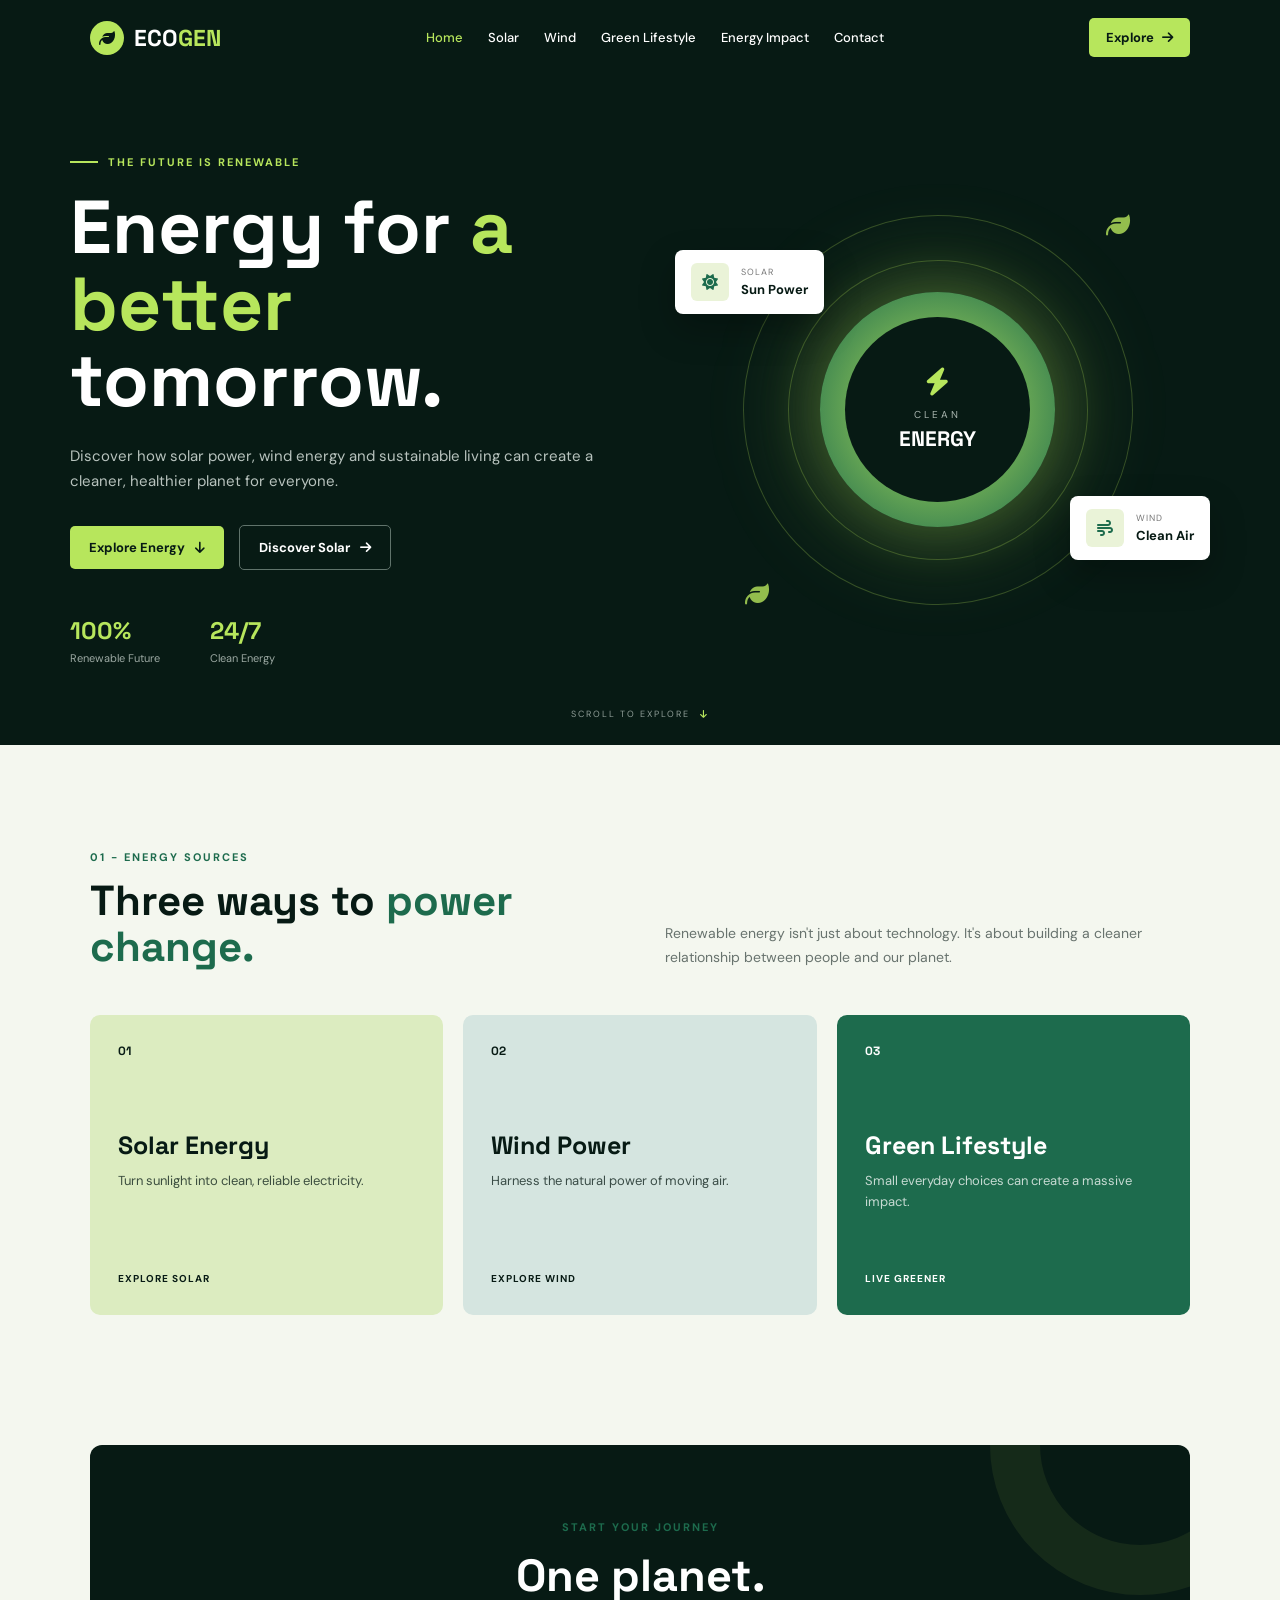
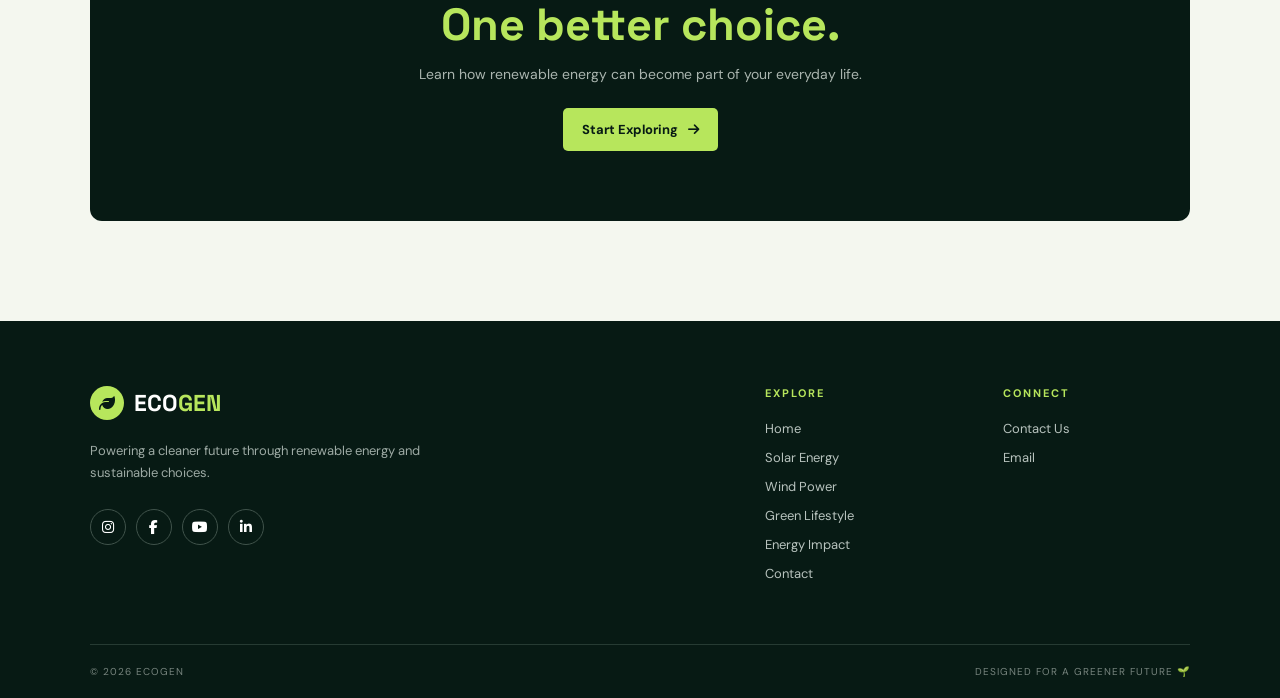
<file: index.html>
<!DOCTYPE html>
<html lang="en">

<head>

    <meta charset="UTF-8">
    <meta name="viewport" content="width=device-width, initial-scale=1.0">

    <title>EcoGen | Sustainable Energy</title>


    <!-- =========================
         GOOGLE FONTS
    ========================== -->

    <link rel="preconnect" href="https://fonts.googleapis.com">

    <link rel="preconnect"
        href="https://fonts.gstatic.com"
        crossorigin>

    <link
        href="https://fonts.googleapis.com/css2?family=DM+Sans:wght@400;500;600;700&family=Space+Grotesk:wght@400;500;600;700&display=swap"
        rel="stylesheet">


    <!-- =========================
         FONT AWESOME
    ========================== -->

    <link
        rel="stylesheet"
        href="https://cdnjs.cloudflare.com/ajax/libs/font-awesome/6.5.2/css/all.min.css">


    <style>

        /* =========================
           BASIC
        ========================== */

        * {
            margin: 0;
            padding: 0;
            box-sizing: border-box;
        }

        html {
            scroll-behavior: smooth;
        }

        body {
            font-family: "DM Sans", sans-serif;
            background: #F4F7EF;
            color: #071A14;
        }

        a {
            text-decoration: none;
        }


        /* =========================
           NAVBAR
        ========================== */

        .navbar {
            width: 100%;
            background: #071A14;
            padding: 18px 7%;
            position: relative;
            z-index: 100;
        }

        .nav-container {
            max-width: 1200px;
            margin: auto;

            display: flex;
            align-items: center;
            justify-content: space-between;
        }


        /* LOGO */

        .logo {
            display: flex;
            align-items: center;
            gap: 10px;

            color: white;

            font-family: "Space Grotesk", sans-serif;
            font-size: 23px;
            font-weight: 700;
        }

        .logo-icon {
            width: 34px;
            height: 34px;

            display: flex;
            align-items: center;
            justify-content: center;

            background: #B7E65C;
            color: #071A14;

            border-radius: 50%;

            font-size: 16px;
        }

        .logo > span:last-child > span {
            color: #B7E65C;
        }


        /* NAV LINKS */

        .nav-links {
            display: flex;
            align-items: center;
            gap: 25px;
        }

        .nav-links a {
            color: white;

            font-size: 13px;
            font-weight: 500;

            transition: 0.3s;
        }

        .nav-links a:hover {
            color: #B7E65C;
        }

        .nav-links a.active {
            color: #B7E65C;
        }


        /* NAV BUTTON */

        .nav-btn {
            display: flex;
            align-items: center;
            gap: 8px;

            background: #B7E65C;
            color: #071A14;

            padding: 11px 17px;

            border-radius: 5px;

            font-size: 13px;
            font-weight: 700;

            transition: 0.3s;
        }

        .nav-btn:hover {
            background: white;
        }


        /* MOBILE MENU BUTTON */

        .menu-btn {
            display: none;

            border: none;
            background: transparent;

            color: white;

            font-size: 22px;

            cursor: pointer;
        }

        .menu-btn .fa-xmark {
            display: none;
        }

        .menu-btn.open .fa-bars {
            display: none;
        }

        .menu-btn.open .fa-xmark {
            display: block;
        }


        /* =========================
           HERO
        ========================== */

        .hero {
            min-height: 650px;

            background: #071A14;

            color: white;

            position: relative;

            overflow: hidden;

            display: flex;
            align-items: center;
        }

        .hero-container {
            width: 100%;
            max-width: 1200px;

            margin: auto;

            padding: 80px 30px;

            display: grid;

            grid-template-columns: 1fr 1fr;

            align-items: center;

            gap: 50px;
        }


        /* HERO CONTENT */

        .hero-content {
            position: relative;
            z-index: 2;
        }

        .eyebrow {
            display: flex;
            align-items: center;
            gap: 10px;

            color: #B7E65C;

            font-size: 11px;
            font-weight: 700;

            letter-spacing: 2px;

            margin-bottom: 20px;
        }

        .eyebrow span {
            width: 28px;
            height: 2px;

            background: #B7E65C;
        }

        .hero h1 {
            max-width: 600px;

            font-family: "Space Grotesk", sans-serif;

            font-size: clamp(45px, 6vw, 75px);

            line-height: 1.02;

            margin-bottom: 25px;
        }

        .hero h1 span {
            color: #B7E65C;
        }

        .hero-content > p {
            max-width: 560px;

            color: #B8C3BE;

            line-height: 1.7;

            font-size: 15px;

            margin-bottom: 30px;
        }


        /* HERO BUTTONS */

        .hero-buttons {
            display: flex;
            align-items: center;
            gap: 15px;

            flex-wrap: wrap;
        }

        .primary-btn,
        .secondary-btn {
            display: inline-flex;
            align-items: center;
            gap: 10px;

            padding: 13px 19px;

            border-radius: 5px;

            font-size: 13px;
            font-weight: 700;
        }

        .primary-btn {
            background: #B7E65C;
            color: #071A14;
        }

        .secondary-btn {
            border: 1px solid #60736B;
            color: white;
        }

        .primary-btn:hover {
            background: white;
        }

        .secondary-btn:hover {
            border-color: #B7E65C;
            color: #B7E65C;
        }


        /* MINI STATS */

        .hero-mini-stats {
            display: flex;
            gap: 50px;

            margin-top: 45px;
        }

        .hero-mini-stats div {
            display: flex;
            flex-direction: column;
            gap: 5px;
        }

        .hero-mini-stats strong {
            color: #B7E65C;

            font-family: "Space Grotesk", sans-serif;

            font-size: 24px;
        }

        .hero-mini-stats span {
            color: #9CA9A3;

            font-size: 11px;
        }


        /* =========================
           ENERGY VISUAL
        ========================== */

        .energy-visual {
            min-height: 480px;

            position: relative;

            display: flex;
            align-items: center;
            justify-content: center;
        }

        .visual-glow {
            width: 300px;
            height: 300px;

            background: rgba(183, 230, 92, 0.15);

            border-radius: 50%;

            filter: blur(40px);

            position: absolute;
        }


        /* ORBITS */

        .orbit {
            position: absolute;

            border: 1px solid rgba(183, 230, 92, 0.25);

            border-radius: 50%;
        }

        .orbit-one {
            width: 390px;
            height: 390px;

            transform: rotate(25deg);
        }

        .orbit-two {
            width: 300px;
            height: 300px;

            transform: rotate(-30deg);
        }


        /* ENERGY CIRCLE */

        .energy-circle {
            width: 235px;
            height: 235px;

            border-radius: 50%;

            background:
                radial-gradient(
                    circle,
                    #B7E65C,
                    #1D6B4D
                );

            display: flex;
            align-items: center;
            justify-content: center;

            position: relative;
            z-index: 2;

            box-shadow:
                0 0 60px rgba(183, 230, 92, 0.25);
        }

        .circle-inner {
            width: 185px;
            height: 185px;

            background: #071A14;

            border-radius: 50%;

            display: flex;
            align-items: center;
            justify-content: center;

            flex-direction: column;

            gap: 4px;
        }

        .circle-inner i {
            color: #B7E65C;

            font-size: 28px;

            margin-bottom: 8px;
        }

        .circle-inner span {
            font-size: 10px;

            letter-spacing: 3px;

            color: #A9B5AF;
        }

        .circle-inner strong {
            color: white;

            font-family: "Space Grotesk", sans-serif;

            font-size: 21px;
        }


        /* FLOATING CARDS */

        .floating-card {
            position: absolute;

            background: white;

            color: #071A14;

            padding: 13px 16px;

            border-radius: 8px;

            display: flex;
            align-items: center;
            gap: 12px;

            box-shadow:
                0 15px 35px rgba(0,0,0,0.25);

            z-index: 5;
        }

        .solar-card {
            top: 80px;
            left: 10px;
        }

        .wind-card {
            right: 0;
            bottom: 90px;
        }

        .card-icon {
            width: 38px;
            height: 38px;

            display: flex;
            align-items: center;
            justify-content: center;

            background: #EAF3D8;

            border-radius: 6px;

            color: #1D6B4D;
        }

        .floating-card div:last-child {
            display: flex;
            flex-direction: column;
            gap: 3px;
        }

        .floating-card small {
            color: #777;

            font-size: 9px;

            letter-spacing: 1px;
        }

        .floating-card strong {
            font-size: 13px;
        }


        /* LEAVES */

        .floating-leaf {
            position: absolute;

            color: #B7E65C;

            opacity: 0.8;

            font-size: 24px;
        }

        .leaf-one {
            top: 40px;
            right: 80px;
        }

        .leaf-two {
            bottom: 40px;
            left: 80px;
        }


        /* SCROLL */

        .scroll-down {
            position: absolute;

            bottom: 25px;
            left: 50%;

            transform: translateX(-50%);

            display: flex;
            align-items: center;
            gap: 10px;

            color: #8F9D97;

            font-size: 9px;

            letter-spacing: 2px;
        }

        .scroll-down i {
            color: #B7E65C;
        }


        /* =========================
           ENERGY SECTION
        ========================== */

        .energy-section {
            padding: 100px 7%;
            background: #F4F7EF;
        }

        .section-container {
            max-width: 1200px;
            margin: auto;
        }

        .section-heading {
            display: grid;

            grid-template-columns: 1fr 1fr;

            gap: 50px;

            align-items: end;

            margin-bottom: 45px;
        }

        .section-label {
            color: #1D6B4D;

            font-size: 11px;

            font-weight: 700;

            letter-spacing: 2px;
        }

        .section-heading h2 {
            font-family: "Space Grotesk", sans-serif;

            font-size: 42px;

            line-height: 1.1;

            margin-top: 12px;
        }

        .section-heading h2 span {
            color: #1D6B4D;
        }

        .section-heading > p {
            color: #68736E;

            line-height: 1.7;

            font-size: 14px;
        }


        /* ENERGY GRID */

        .energy-grid {
            display: grid;

            grid-template-columns:
                repeat(3, 1fr);

            gap: 20px;
        }

        .energy-card-solar,
        .energy-card-wind,
        .energy-card-green {

            min-height: 300px;

            padding: 28px;

            border-radius: 10px;

            display: flex;

            flex-direction: column;

            transition: 0.3s;
        }

        .energy-card-solar {
            background: #DCECC0;
            color: #071A14;
        }

        .energy-card-wind {
            background: #D5E5E0;
            color: #071A14;
        }

        .energy-card-green {
            background: #1D6B4D;
            color: white;
        }

        .energy-card-solar:hover,
        .energy-card-wind:hover,
        .energy-card-green:hover {
            transform: translateY(-6px);
        }

        .card-top {
            display: flex;
            justify-content: space-between;

            margin-bottom: 70px;
        }

        .card-top span {
            font-family: "Space Grotesk", sans-serif;

            font-size: 12px;

            font-weight: 700;
        }

        .energy-grid h3 {
            font-family: "Space Grotesk", sans-serif;

            font-size: 25px;

            margin-bottom: 10px;
        }

        .energy-grid p {
            font-size: 13px;

            line-height: 1.6;

            opacity: 0.75;
        }

        .card-bottom {
            margin-top: auto;

            padding-top: 25px;
        }

        .card-bottom span {
            font-size: 10px;

            letter-spacing: 1px;

            font-weight: 700;
        }


        /* =========================
           CTA
        ========================== */

        .cta-section {
            padding: 30px 7% 100px;

            background: #F4F7EF;
        }

        .cta-box {
            max-width: 1200px;

            margin: auto;

            background: #071A14;

            color: white;

            padding: 70px 50px;

            border-radius: 12px;

            text-align: center;

            position: relative;

            overflow: hidden;
        }

        .cta-decoration {
            width: 300px;
            height: 300px;

            position: absolute;

            right: -100px;
            top: -150px;

            border-radius: 50%;

            border: 50px solid
                rgba(183, 230, 92, 0.08);
        }

        .cta-box .section-label {
            position: relative;
            z-index: 2;
        }

        .cta-box h2 {
            position: relative;
            z-index: 2;

            font-family: "Space Grotesk", sans-serif;

            font-size: 45px;

            line-height: 1.1;

            margin: 15px 0;
        }

        .cta-box h2 span {
            color: #B7E65C;
        }

        .cta-box p {
            position: relative;
            z-index: 2;

            color: #AAB5AF;

            font-size: 14px;

            margin-bottom: 25px;
        }

        .cta-box .primary-btn {
            position: relative;
            z-index: 2;
        }


        /* =========================
           FOOTER
        ========================== */

        footer {
            background: #071A14;

            color: white;

            padding: 65px 7% 20px;
        }

        .footer-container {
            max-width: 1200px;

            margin: auto;

            display: grid;

            grid-template-columns:
                1.4fr 1fr;

            gap: 80px;
        }


        /* FOOTER BRAND */

        .footer-brand {
            max-width: 400px;
        }

        .footer-logo {
            margin-bottom: 20px;
        }

        .footer-brand > p {
            color: #9DAAA4;

            font-size: 13px;

            line-height: 1.7;

            margin-bottom: 25px;
        }


        /* SOCIAL ICONS */

        .social-icons {
            display: flex;

            align-items: center;

            gap: 10px;
        }

        .social-icons a {
            width: 36px;
            height: 36px;

            display: flex;

            align-items: center;
            justify-content: center;

            border: 1px solid #40534B;

            border-radius: 50%;

            color: white;

            font-size: 14px;

            transition: 0.3s;
        }

        .social-icons a:hover {
            background: #B7E65C;

            border-color: #B7E65C;

            color: #071A14;
        }


        /* FOOTER LINKS */

        .footer-link {
            display: grid;

            grid-template-columns: 1fr 1fr;

            gap: 50px;
        }

        .footer-link h4 {
            color: #B7E65C;

            font-size: 11px;

            letter-spacing: 2px;

            margin-bottom: 20px;
        }

        .footer-link a {
            display: block;

            color: #B8C3BE;

            font-size: 13px;

            margin-bottom: 12px;

            transition: 0.3s;
        }

        .footer-link a:hover {
            color: #B7E65C;
        }


        /* FOOTER BOTTOM */

        .footer-bottom {
            max-width: 1200px;

            margin: 50px auto 0;

            padding-top: 20px;

            border-top: 1px solid #263B33;

            display: flex;

            justify-content: space-between;

            gap: 20px;

            color: #77847E;

            font-size: 10px;

            letter-spacing: 1px;
        }


        /* =========================
           RESPONSIVE
        ========================== */

        @media (max-width: 1100px) {

            .nav-links {
                gap: 15px;
            }

            .nav-links a {
                font-size: 12px;
            }

            .hero-container {
                gap: 30px;
            }

        }


        @media (max-width: 950px) {

            /* MOBILE NAV */

            .nav-links {

                position: absolute;

                top: 74px;
                left: 0;

                width: 100%;

                background: #071A14;

                padding: 25px 30px;

                display: none;

                flex-direction: column;

                align-items: flex-start;

                gap: 20px;

                border-top:
                    1px solid rgba(255,255,255,0.1);
            }

            .nav-btn {
                display: none;
            }

            .menu-btn {
                display: block;
            }


            /* HERO */

            .hero-container {
                grid-template-columns: 1fr;

                text-align: center;

                padding-top: 70px;
            }

            .hero-content {
                display: flex;

                flex-direction: column;

                align-items: center;
            }

            .hero-buttons {
                justify-content: center;
            }

            .hero-mini-stats {
                justify-content: center;
            }


            /* VISUAL */

            .energy-visual {
                min-height: 430px;
            }


            /* SECTION */

            .section-heading {
                grid-template-columns: 1fr;

                gap: 20px;
            }

            .section-heading h2 {
                font-size: 36px;
            }


            /* ENERGY CARDS */

            .energy-grid {
                grid-template-columns: 1fr;
            }

            .energy-card-solar,
            .energy-card-wind,
            .energy-card-green {
                min-height: 250px;
            }


            /* FOOTER */

            .footer-container {
                grid-template-columns: 1fr;

                gap: 45px;
            }

        }


        @media (max-width: 700px) {

            .navbar {
                padding: 16px 5%;
            }


            /* HERO */

            .hero {
                min-height: auto;
            }

            .hero-container {
                padding: 60px 20px 80px;
            }

            .hero h1 {
                font-size: 45px;
            }

            .hero-content > p {
                font-size: 14px;
            }


            /* ENERGY VISUAL */

            .energy-visual {
                min-height: 380px;
            }

            .energy-circle {
                width: 190px;
                height: 190px;
            }

            .circle-inner {
                width: 150px;
                height: 150px;
            }

            .orbit-one {
                width: 300px;
                height: 300px;
            }

            .orbit-two {
                width: 235px;
                height: 235px;
            }

            .solar-card {
                left: 0;
                top: 55px;
            }

            .wind-card {
                right: 0;
                bottom: 45px;
            }

            .floating-card {
                padding: 10px;
            }


            /* SECTIONS */

            .energy-section {
                padding: 70px 5%;
            }

            .section-heading h2 {
                font-size: 32px;
            }


            /* CTA */

            .cta-section {
                padding: 20px 5% 70px;
            }

            .cta-box {
                padding: 55px 25px;
            }

            .cta-box h2 {
                font-size: 34px;
            }


            /* FOOTER */

            footer {
                padding: 50px 5% 20px;
            }

            .footer-link {
                grid-template-columns: 1fr 1fr;

                gap: 25px;
            }

            .footer-bottom {
                flex-direction: column;

                text-align: center;

                align-items: center;

                margin-top: 35px;
            }

        }


        @media (max-width: 450px) {

            .hero h1 {
                font-size: 38px;
            }

            .hero-mini-stats {
                gap: 30px;
            }

            .energy-visual {
                min-height: 330px;
            }

            .energy-circle {
                width: 160px;
                height: 160px;
            }

            .circle-inner {
                width: 125px;
                height: 125px;
            }

            .circle-inner i {
                font-size: 20px;
            }

            .circle-inner strong {
                font-size: 16px;
            }

            .orbit-one {
                width: 240px;
                height: 240px;
            }

            .orbit-two {
                width: 190px;
                height: 190px;
            }

            .floating-card {
                transform: scale(0.85);
            }

            .solar-card {
                left: -15px;
            }

            .wind-card {
                right: -15px;
            }

            .footer-link {
                grid-template-columns: 1fr;
            }

        }

    </style>

</head>


<body>


    <!-- =========================
         NAVBAR
    ========================== -->

    <header class="navbar">

        <div class="nav-container">


            <!-- LOGO -->

            <a href="index.html" class="logo">

                <span class="logo-icon">
                    <i class="fa-solid fa-leaf"></i>
                </span>

                <span>
                    ECO<span>GEN</span>
                </span>

            </a>


            <!-- NAVIGATION -->

            <nav class="nav-links" id="navLinks">

                <a href="index.html" class="active">
                    Home
                </a>

                <a href="solar.html">
                    Solar
                </a>

                <a href="wind.html">
                    Wind
                </a>

                <a href="green.html">
                    Green Lifestyle
                </a>

                <a href="impact.html">
                    Energy Impact
                </a>

                <a href="contact.html">
                    Contact
                </a>

            </nav>


            <!-- EXPLORE BUTTON -->

            <a href="#explore" class="nav-btn">

                Explore

                <i class="fa-solid fa-arrow-right"></i>

            </a>


            <!-- MOBILE MENU -->

            <button
                class="menu-btn"
                id="menuBtn">

                <i class="fa-solid fa-bars"></i>

                <i class="fa-solid fa-xmark"></i>

            </button>


        </div>

    </header>



    <!-- =========================
         HERO
    ========================== -->

    <main>


        <section class="hero">

            <div class="hero-container">


                <!-- HERO CONTENT -->

                <div class="hero-content">


                    <div class="eyebrow">

                        <span></span>

                        THE FUTURE IS RENEWABLE

                    </div>


                    <h1>

                        Energy for

                        <span>
                            a better
                        </span>

                        tomorrow.

                    </h1>


                    <p>

                        Discover how solar power, wind energy and
                        sustainable living can create a cleaner,
                        healthier planet for everyone.

                    </p>


                    <div class="hero-buttons">

                        <a
                            href="#explore"
                            class="primary-btn">

                            Explore Energy

                            <i class="fa-solid fa-arrow-down"></i>

                        </a>


                        <a
                            href="solar.html"
                            class="secondary-btn">

                            Discover Solar

                            <i class="fa-solid fa-arrow-right"></i>

                        </a>

                    </div>


                    <div class="hero-mini-stats">

                        <div>

                            <strong>
                                100%
                            </strong>

                            <span>
                                Renewable Future
                            </span>

                        </div>


                        <div>

                            <strong>
                                24/7
                            </strong>

                            <span>
                                Clean Energy
                            </span>

                        </div>

                    </div>


                </div>



                <!-- ENERGY VISUAL -->

                <div class="energy-visual">


                    <div class="visual-glow"></div>


                    <!-- ORBITS -->

                    <div class="orbit orbit-one"></div>

                    <div class="orbit orbit-two"></div>


                    <!-- ENERGY CIRCLE -->

                    <div class="energy-circle">

                        <div class="circle-inner">

                            <i class="fa-solid fa-bolt"></i>

                            <span>
                                CLEAN
                            </span>

                            <strong>
                                ENERGY
                            </strong>

                        </div>

                    </div>


                    <!-- SOLAR CARD -->

                    <div class="floating-card solar-card">

                        <div class="card-icon">

                            <i class="fa-solid fa-sun"></i>

                        </div>

                        <div>

                            <small>
                                SOLAR
                            </small>

                            <strong>
                                Sun Power
                            </strong>

                        </div>

                    </div>


                    <!-- WIND CARD -->

                    <div class="floating-card wind-card">

                        <div class="card-icon">

                            <i class="fa-solid fa-wind"></i>

                        </div>

                        <div>

                            <small>
                                WIND
                            </small>

                            <strong>
                                Clean Air
                            </strong>

                        </div>

                    </div>


                    <!-- LEAVES -->

                    <div class="floating-leaf leaf-one">

                        <i class="fa-solid fa-leaf"></i>

                    </div>


                    <div class="floating-leaf leaf-two">

                        <i class="fa-solid fa-leaf"></i>

                    </div>


                </div>

            </div>


            <!-- SCROLL -->

            <div class="scroll-down">

                <span>
                    SCROLL TO EXPLORE
                </span>

                <i class="fa-solid fa-arrow-down"></i>

            </div>


        </section>



        <!-- =========================
             ENERGY SOURCES
        ========================== -->

        <section
            class="energy-section"
            id="explore">


            <div class="section-container">


                <div class="section-heading">


                    <div>

                        <span class="section-label">
                            01 - ENERGY SOURCES
                        </span>


                        <h2>

                            Three ways to

                            <span>
                                power change.
                            </span>

                        </h2>

                    </div>


                    <p>

                        Renewable energy isn't just about technology.
                        It's about building a cleaner relationship
                        between people and our planet.

                    </p>


                </div>



                <!-- ENERGY CARDS -->

                <div class="energy-grid">


                    <!-- SOLAR -->

                    <a
                        href="solar.html"
                        class="energy-card-solar">


                        <div class="card-top">

                            <span>
                                01
                            </span>

                        </div>


                        <h3>
                            Solar Energy
                        </h3>


                        <p>

                            Turn sunlight into clean,
                            reliable electricity.

                        </p>


                        <div class="card-bottom">

                            <span>
                                EXPLORE SOLAR
                            </span>

                        </div>


                    </a>



                    <!-- WIND -->

                    <a
                        href="wind.html"
                        class="energy-card-wind">


                        <div class="card-top">

                            <span>
                                02
                            </span>

                        </div>


                        <h3>
                            Wind Power
                        </h3>


                        <p>

                            Harness the natural power
                            of moving air.

                        </p>


                        <div class="card-bottom">

                            <span>
                                EXPLORE WIND
                            </span>

                        </div>


                    </a>



                    <!-- GREEN LIFESTYLE -->

                    <a
                        href="green.html"
                        class="energy-card-green">


                        <div class="card-top">

                            <span>
                                03
                            </span>

                        </div>


                        <h3>
                            Green Lifestyle
                        </h3>


                        <p>

                            Small everyday choices can
                            create a massive impact.

                        </p>


                        <div class="card-bottom">

                            <span>
                                LIVE GREENER
                            </span>

                        </div>


                    </a>


                </div>

            </div>

        </section>



        <!-- =========================
             CTA
        ========================== -->

        <section class="cta-section">


            <div class="cta-box">


                <div class="cta-decoration"></div>


                <span class="section-label">

                    START YOUR JOURNEY

                </span>


                <h2>

                    One planet.

                    <br>

                    <span>
                        One better choice.
                    </span>

                </h2>


                <p>

                    Learn how renewable energy can become
                    part of your everyday life.

                </p>


                <a
                    href="solar.html"
                    class="primary-btn">

                    Start Exploring

                    <i class="fa-solid fa-arrow-right"></i>

                </a>


            </div>


        </section>


    </main>



    <!-- =========================
         FOOTER
    ========================== -->

    <footer>


        <div class="footer-container">


            <!-- FOOTER BRAND -->

            <div class="footer-brand">


                <a
                    href="index.html"
                    class="logo footer-logo">


                    <span class="logo-icon">

                        <i class="fa-solid fa-leaf"></i>

                    </span>


                    <span>

                        ECO<span>GEN</span>

                    </span>


                </a>


                <p>

                    Powering a cleaner future through
                    renewable energy and sustainable choices.

                </p>


                <!-- SOCIAL ICONS -->

                <div class="social-icons">


                    <a
                        href="#"
                        aria-label="Instagram">

                        <i class="fa-brands fa-instagram"></i>

                    </a>


                    <a
                        href="#"
                        aria-label="Facebook">

                        <i class="fa-brands fa-facebook-f"></i>

                    </a>


                    <a
                        href="#"
                        aria-label="YouTube">

                        <i class="fa-brands fa-youtube"></i>

                    </a>


                    <a
                        href="#"
                        aria-label="LinkedIn">

                        <i class="fa-brands fa-linkedin-in"></i>

                    </a>


                </div>


            </div>



            <!-- FOOTER LINKS -->

            <div class="footer-link">


                <!-- EXPLORE -->

                <div>

                    <h4>
                        EXPLORE
                    </h4>


                    <a href="index.html">
                        Home
                    </a>


                    <a href="solar.html">
                        Solar Energy
                    </a>


                    <a href="wind.html">
                        Wind Power
                    </a>


                    <a href="green.html">
                        Green Lifestyle
                    </a>


                    <a href="impact.html">
                        Energy Impact
                    </a>


                    <a href="contact.html">
                        Contact
                    </a>

                </div>



                <!-- CONNECT -->

                <div>

                    <h4>
                        CONNECT
                    </h4>


                    <a href="contact.html">
                        Contact Us
                    </a>


                    <a href="mailto:hello@ecogen.com">
                        Email
                    </a>


                </div>


            </div>


        </div>



        <!-- FOOTER BOTTOM -->

        <div class="footer-bottom">


            <span>
                © 2026 ECOGEN
            </span>


            <span>
                DESIGNED FOR A GREENER FUTURE 🌱
            </span>


        </div>


    </footer>





    <script>

        var menuBtn =
            document.getElementById("menuBtn");

        var navLinks =
            document.getElementById("navLinks");


        menuBtn.onclick = function () {


            if (navLinks.style.display == "flex") {


                navLinks.style.display = "none";


                menuBtn.className =
                    "menu-btn";


            }


            else {


                navLinks.style.display =
                    "flex";


                menuBtn.className =
                    "menu-btn open";


            }

        };

    </script>


</body>

</html>
</file>
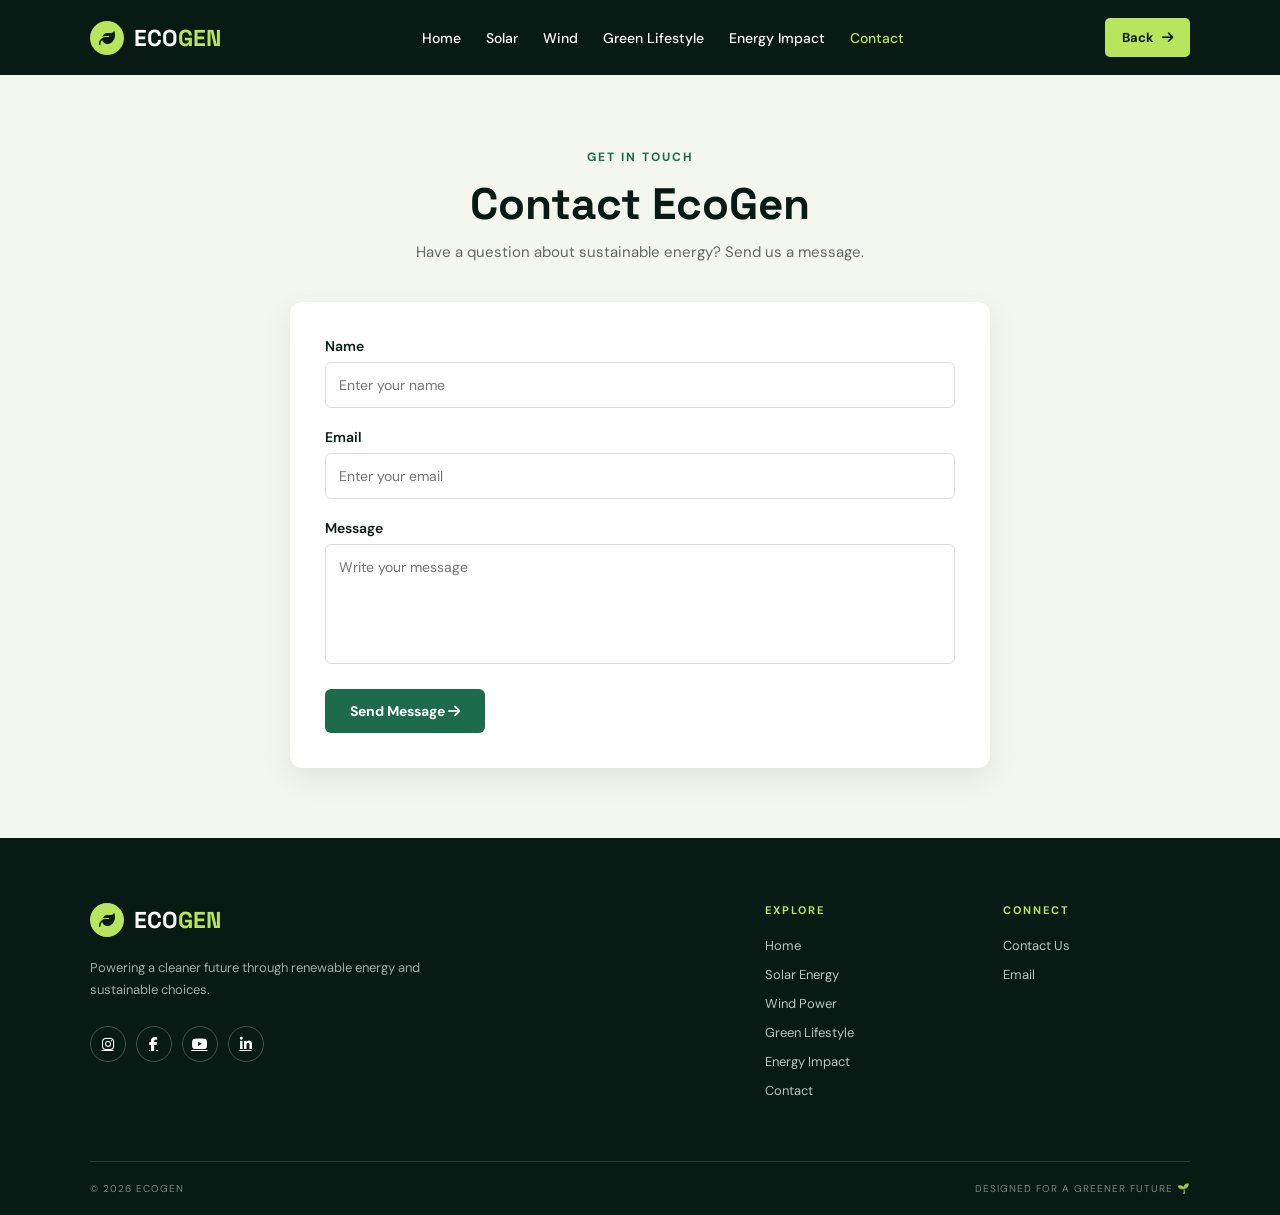
<file: contact.html>
<!DOCTYPE html>
<html lang="en">

<head>

    <meta charset="UTF-8">
    <meta name="viewport" content="width=device-width, initial-scale=1.0">

    <title>EcoGen | Contact</title>


    <!-- Google Fonts -->

    <link rel="preconnect" href="https://fonts.googleapis.com">

    <link rel="preconnect" href="https://fonts.gstatic.com" crossorigin>

    <link
        href="https://fonts.googleapis.com/css2?family=DM+Sans:wght@400;500;600;700&family=Space+Grotesk:wght@500;600;700&display=swap"
        rel="stylesheet">


    <!-- Font Awesome -->

    <link rel="stylesheet" href="https://cdnjs.cloudflare.com/ajax/libs/font-awesome/6.5.2/css/all.min.css">


    <style>
        /* =========================
           BASIC
        ========================= */

        * {
            margin: 0;
            padding: 0;
            box-sizing: border-box;
        }

        body {
            font-family: "DM Sans", sans-serif;
            background: #F4F7EF;
            color: #071A14;
        }


        /* =========================
           NAVBAR
        ========================= */

        .navbar {
            background: #071A14;
            padding: 18px 7%;
        }

        .nav-container {
            max-width: 1200px;
            margin: auto;

            display: flex;
            align-items: center;
            justify-content: space-between;
        }


        /* LOGO */

        .logo {
            display: flex;
            align-items: center;
            gap: 10px;

            color: white;
            text-decoration: none;

            font-family: "Space Grotesk", sans-serif;
            font-size: 23px;
            font-weight: 700;
        }

        .logo-icon {
            width: 34px;
            height: 34px;

            display: flex;
            align-items: center;
            justify-content: center;

            background: #B7E65C;
            color: #071A14;

            border-radius: 50%;

            font-size: 16px;
        }

        .logo>span:last-child>span {
            color: #B7E65C;
        }


        /* NAV LINKS */

        .nav-links {
            display: flex;
            align-items: center;
            gap: 25px;
        }

        .nav-links a {
            color: white;
            text-decoration: none;

            font-size: 14px;
            font-weight: 500;

            transition: 0.3s;
        }

        .nav-links a:hover {
            color: #B7E65C;
        }

        .nav-links a.active {
            color: #B7E65C;
        }


        /* EXPLORE BUTTON */

        .nav-btn {
            background: #B7E65C;
            color: #071A14;

            text-decoration: none;

            padding: 11px 17px;

            border-radius: 5px;

            font-size: 13px;
            font-weight: 700;

            display: flex;
            align-items: center;
            gap: 8px;
        }

        .nav-btn:hover {
            background: white;
        }


        /* MENU BUTTON */

        .menu-btn {
            display: none;

            background: none;
            border: none;

            color: white;

            font-size: 22px;

            cursor: pointer;
        }

        .menu-btn .fa-xmark {
            display: none;
        }

        .menu-btn.open .fa-bars {
            display: none;
        }

        .menu-btn.open .fa-xmark {
            display: block;
        }


        /* =========================
           CONTACT SECTION
        ========================= */

        .contact-section {
            max-width: 900px;

            margin: 70px auto;

            padding: 0 25px;
        }

        .contact-heading {
            text-align: center;

            margin-bottom: 40px;
        }

        .contact-heading span {
            color: #1D6B4D;

            font-size: 12px;

            font-weight: 700;

            letter-spacing: 2px;
        }

        .contact-heading h1 {
            font-family: "Space Grotesk", sans-serif;

            font-size: 44px;

            margin: 10px 0;
        }

        .contact-heading p {
            color: #666;

            font-size: 15px;
        }


        /* =========================
           CONTACT FORM
        ========================= */

        .contact-box {
            background: white;

            max-width: 700px;

            margin: auto;

            padding: 35px;

            border-radius: 12px;

            box-shadow:
                0 10px 30px rgba(0, 0, 0, 0.08);
        }

        .contact-box label {
            display: block;

            margin-bottom: 7px;

            font-size: 14px;

            font-weight: 600;
        }

        .contact-box input,
        .contact-box textarea {
            width: 100%;

            padding: 13px;

            margin-bottom: 20px;

            border: 1px solid #ddd;

            border-radius: 6px;

            font-family: "DM Sans", sans-serif;

            font-size: 14px;

            outline: none;
        }

        .contact-box input:focus,
        .contact-box textarea:focus {
            border-color: #1D6B4D;
        }

        .contact-box textarea {
            height: 120px;

            resize: none;
        }

        .contact-box button {
            background: #1D6B4D;

            color: white;

            border: none;

            padding: 13px 25px;

            border-radius: 6px;

            cursor: pointer;

            font-family: "DM Sans", sans-serif;

            font-size: 14px;

            font-weight: 700;
        }

        .contact-box button:hover {
            background: #B7E65C;

            color: #071A14;
        }


        /* =========================
           FOOTER
        ========================= */

        footer {
            background: #071A14;

            color: white;

            padding: 65px 7% 20px;

            margin-top: 70px;
        }

        .footer-container {
            max-width: 1200px;

            margin: auto;

            display: grid;

            grid-template-columns: 1.4fr 1fr;

            gap: 80px;
        }


        /* FOOTER BRAND */

        .footer-brand {
            max-width: 400px;
        }

        .footer-logo {
            margin-bottom: 20px;
        }

        .footer-brand>p {
            color: #9DAAA4;

            font-size: 13px;

            line-height: 1.7;

            margin-bottom: 25px;
        }


        /* SOCIAL ICONS */

        .social-icons {
            display: flex;

            align-items: center;

            gap: 10px;
        }

        .social-icons a {
            width: 36px;
            height: 36px;

            display: flex;

            align-items: center;
            justify-content: center;

            border: 1px solid #40534B;

            border-radius: 50%;

            color: white;

            font-size: 14px;

            transition: 0.3s;
        }

        .social-icons a:hover {
            background: #B7E65C;

            border-color: #B7E65C;

            color: #071A14;
        }


        /* FOOTER LINKS */

        .footer-link {
            display: grid;

            grid-template-columns: 1fr 1fr;

            gap: 50px;
        }

        .footer-link h4 {
            color: #B7E65C;

            font-size: 11px;

            letter-spacing: 2px;

            margin-bottom: 20px;
        }

        .footer-link a {
            display: block;

            color: #B8C3BE;

            font-size: 13px;

            margin-bottom: 12px;

            transition: 0.3s;

            text-decoration: none;
        }

        .footer-link a:hover {
            color: #B7E65C;
        }


        /* FOOTER BOTTOM */

        .footer-bottom {
            max-width: 1200px;

            margin: 50px auto 0;

            padding-top: 20px;

            border-top: 1px solid #263B33;

            display: flex;

            justify-content: space-between;

            gap: 20px;

            color: #77847E;

            font-size: 10px;

            letter-spacing: 1px;
        }


        /* =========================
           RESPONSIVE
        ========================= */

        @media (max-width: 950px) {

            .nav-links {
                position: absolute;

                top: 74px;
                left: 0;

                width: 100%;

                background: #071A14;

                padding: 25px 30px;

                display: none;

                flex-direction: column;

                align-items: flex-start;

                gap: 20px;

                border-top:
                    1px solid rgba(255, 255, 255, 0.1);

                z-index: 10;
            }

            .nav-btn {
                display: none;
            }

            .menu-btn {
                display: block;
            }


            /* FOOTER */

            .footer-container {
                grid-template-columns: 1fr;

                gap: 45px;
            }

        }


        @media (max-width: 700px) {

            .navbar {
                padding: 18px 5%;
            }

            .contact-section {
                margin: 50px auto;
            }

            .contact-heading h1 {
                font-size: 32px;
            }

            .contact-box {
                padding: 25px;
            }


            /* FOOTER */

            footer {
                padding: 50px 5% 20px;
            }

            .footer-link {
                grid-template-columns: 1fr 1fr;

                gap: 25px;
            }

            .footer-bottom {
                flex-direction: column;

                text-align: center;

                align-items: center;

                margin-top: 35px;
            }

        }


        @media (max-width: 450px) {

            .contact-heading h1 {
                font-size: 28px;
            }

            .contact-heading p {
                font-size: 14px;
            }

            .contact-box {
                padding: 20px;
            }

            .footer-link {
                grid-template-columns: 1fr;
            }

        }
    </style>

</head>


<body>


    <!-- =========================
         NAVBAR
    ========================= -->

    <header class="navbar">

        <div class="nav-container">


            <!-- LOGO -->

            <a href="index.html" class="logo">

                <span class="logo-icon">

                    <i class="fa-solid fa-leaf"></i>

                </span>

                <span>
                    ECO<span>GEN</span>
                </span>

            </a>


            <!-- NAV LINKS -->

            <nav class="nav-links" id="navLinks">

                <a href="index.html">
                    Home
                </a>

                <a href="solar.html">
                    Solar
                </a>

                <a href="wind.html">
                    Wind
                </a>

                <a href="green.html">
                    Green Lifestyle
                </a>

                <a href="impact.html">
                    Energy Impact
                </a>

                <a href="contact.html" class="active">
                    Contact
                </a>

            </nav>


            <!-- EXPLORE BUTTON -->

            <a href="index.html" class="nav-btn">

                Back

                <i class="fa-solid fa-arrow-right"></i>

            </a>


            <!-- MOBILE MENU -->

            <button class="menu-btn" id="menuBtn">

                <i class="fa-solid fa-bars"></i>

                <i class="fa-solid fa-xmark"></i>

            </button>


        </div>

    </header>




    <section class="contact-section">


        <div class="contact-heading">

            <span>
                GET IN TOUCH
            </span>


            <h1>
                Contact EcoGen
            </h1>


            <p>
                Have a question about sustainable energy?
                Send us a message.
            </p>

        </div>



        <!-- CONTACT FORM -->

        <div class="contact-box">

            <form>

                <label>
                    Name
                </label>

                <input type="text" placeholder="Enter your name">


                <label>
                    Email
                </label>

                <input type="email" placeholder="Enter your email">


                <label>
                    Message
                </label>

                <textarea placeholder="Write your message"></textarea>


                <button type="submit">

                    Send Message

                    <i class="fa-solid fa-arrow-right"></i>

                </button>

            </form>

        </div>

    </section>





    <footer>


        <div class="footer-container">



            <div class="footer-brand">


                <a href="index.html" class="logo footer-logo">

                    <span class="logo-icon">

                        <i class="fa-solid fa-leaf"></i>

                    </span>

                    <span>
                        ECO<span>GEN</span>
                    </span>

                </a>


                <p>

                    Powering a cleaner future through
                    renewable energy and sustainable choices.

                </p>


                <!-- SOCIAL ICONS -->

                <div class="social-icons">


                    <a href="https://www.instagram.com/" aria-label="Instagram">

                        <i class="fa-brands fa-instagram"></i>

                    </a>


                    <a href="https://www.facebook.com/" aria-label="Facebook">

                        <i class="fa-brands fa-facebook-f"></i>

                    </a>


                    <a href="https://www.youtube.com/" aria-label="YouTube">

                        <i class="fa-brands fa-youtube"></i>

                    </a>
                    <a href="https://in.linkedin.com/" aria-label="LinkedIn">

                        <i class="fa-brands fa-linkedin-in"></i>

                    </a>




                </div>


            </div>



            <!-- FOOTER LINKS -->

            <div class="footer-link">


                <!-- EXPLORE -->

                <div>

                    <h4>
                        EXPLORE
                    </h4>


                    <a href="index.html">
                        Home
                    </a>


                    <a href="solar.html">
                        Solar Energy
                    </a>


                    <a href="wind.html">
                        Wind Power
                    </a>


                    <a href="green.html">
                        Green Lifestyle
                    </a>


                    <a href="impact.html">
                        Energy Impact
                    </a>


                    <a href="contact.html">
                        Contact
                    </a>

                </div>



                <!-- CONNECT -->

                <div>

                    <h4>
                        CONNECT
                    </h4>


                    <a href="contact.html">
                        Contact Us
                    </a>


                    <a href="mailto:hello@ecogen.com">
                        Email
                    </a>

                </div>


            </div>


        </div>



        <!-- FOOTER BOTTOM -->

        <div class="footer-bottom">

            <span>
                © 2026 ECOGEN
            </span>

            <span>
                DESIGNED FOR A GREENER FUTURE 🌱
            </span>

        </div>


    </footer>





    <script>

        var menuBtn =
            document.getElementById("menuBtn");

        var navLinks =
            document.getElementById("navLinks");


        menuBtn.onclick = function () {

            if (navLinks.style.display == "flex") {

                navLinks.style.display = "none";

                menuBtn.className =
                    "menu-btn";

            }

            else {

                navLinks.style.display =
                    "flex";

                menuBtn.className =
                    "menu-btn open";

            }

        };

    </script>


</body>

</html>
</file>
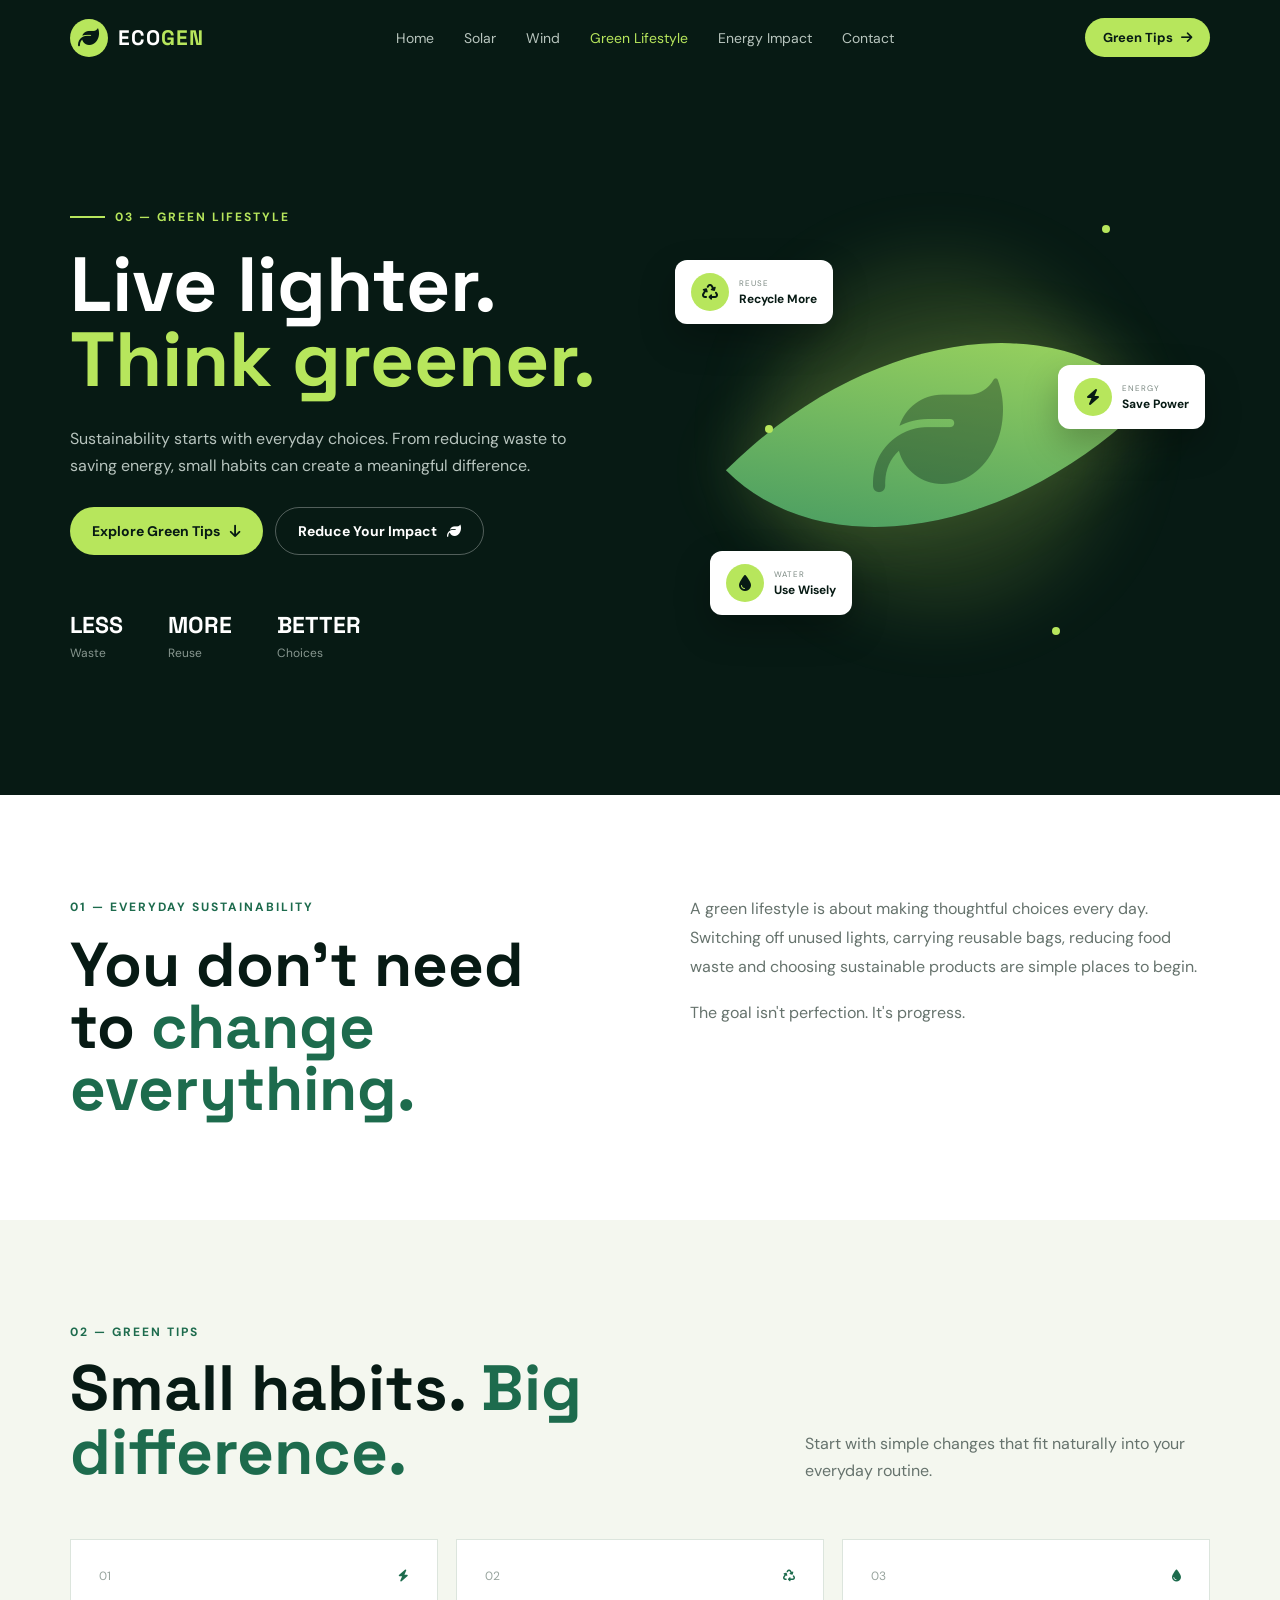
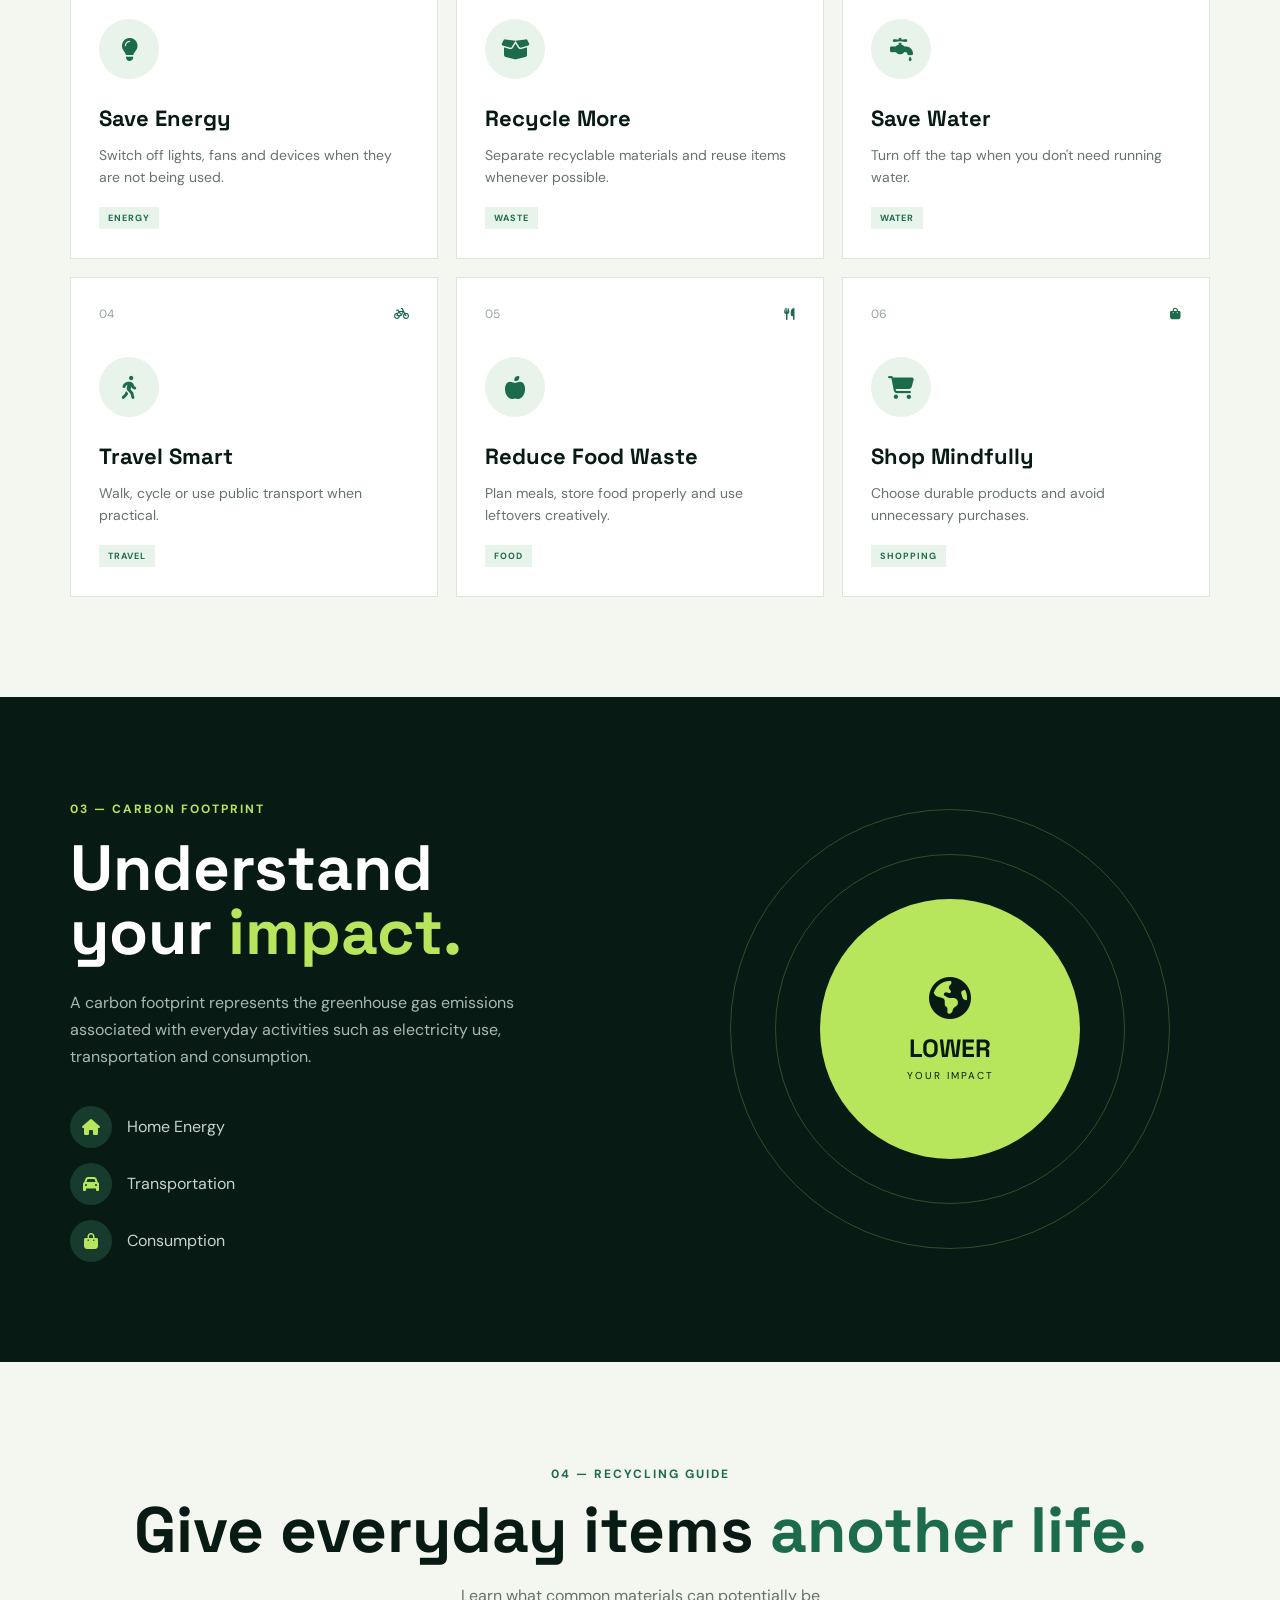
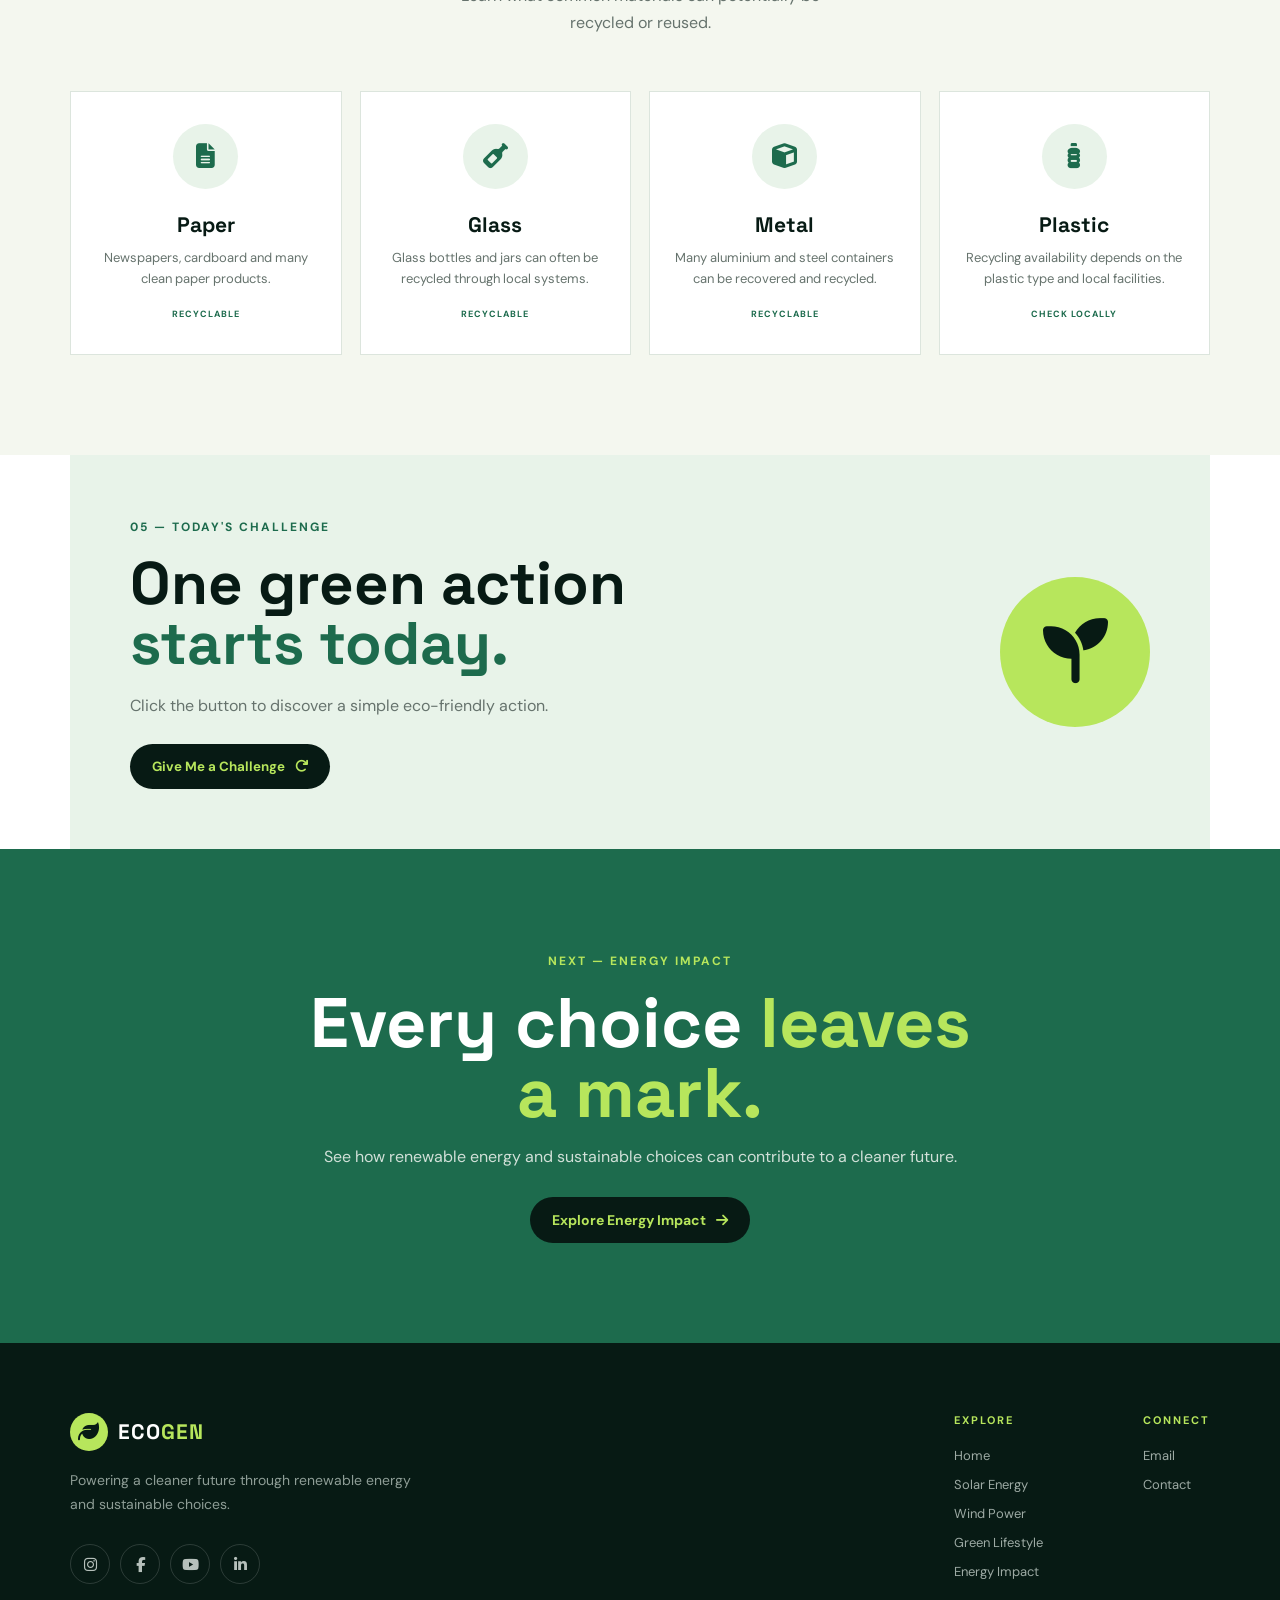
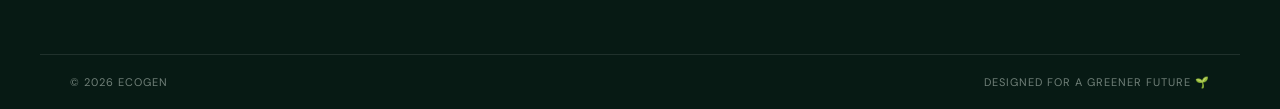
<file: green.html>
<!DOCTYPE html>
<html lang="en">

<head>

    <meta charset="UTF-8">

    <meta name="viewport" content="width=device-width, initial-scale=1.0">

    <title>EcoGen | Green Lifestyle</title>


    <!-- Google Fonts -->

    <link rel="preconnect" href="https://fonts.googleapis.com">

    <link rel="preconnect" href="https://fonts.gstatic.com" crossorigin>

    <link
        href="https://fonts.googleapis.com/css2?family=DM+Sans:wght@400;500;600;700&family=Space+Grotesk:wght@400;500;600;700&display=swap"
        rel="stylesheet">


    <!-- Font Awesome -->

    <link
        rel="stylesheet"
        href="https://cdnjs.cloudflare.com/ajax/libs/font-awesome/6.5.2/css/all.min.css">

<style>

:root {
    --dark: #071A14;
    --dark-2: #0D2920;
    --green: #1D6B4D;
    --green-light: #2D8A64;
    --lime: #B7E65C;
    --cream: #F4F7EF;
    --white: #FFFFFF;
    --gray: #66736D;
    --light-green: #E8F3E9;
    --border: #DCE5DD;
} 

* {
    margin: 0;
    padding: 0;
    box-sizing: border-box;
}

html {
    scroll-behavior: smooth;
}

body {
    font-family: "DM Sans", sans-serif;
    color: var(--dark);
    background: var(--cream);
}

a {
    text-decoration: none;
    color: inherit;
}

button {
    font-family: inherit;
}

.navbar {
    width: 100%;
    background: var(--dark);
    position: sticky;
    top: 0;
    z-index: 1000;
}

.nav-container {
    max-width: 1200px;
    margin: auto;
    padding: 18px 30px;
    display: flex;
    align-items: center;
    justify-content: space-between;
}

.logo {
    display: flex;
    align-items: center;
    gap: 10px;
    color: var(--white);
    font-family: "Space Grotesk", sans-serif;
    font-size: 21px;
    font-weight: 700;
    letter-spacing: 1px;
}

.logo > span:last-child > span {
    color: var(--lime);
}

.logo-icon {
    width: 38px;
    height: 38px;
    border-radius: 50%;
    background: var(--lime);
    color: var(--dark);
    display: flex;
    align-items: center;
    justify-content: center;
}

.nav-links {
    display: flex;
    align-items: center;
    gap: 30px;
}

.nav-links a {
    color: #B8C5BE;
    font-size: 14px;
    transition: 0.3s;
}

.nav-links a:hover,
.nav-links a.active {
    color: var(--lime);
}

.nav-btn {
    padding: 11px 18px;
    background: var(--lime);
    color: var(--dark);
    border-radius: 30px;
    font-size: 13px;
    font-weight: 700;
    display: flex;
    gap: 8px;
    align-items: center;
}

.menu-btn {
    display: none;
   background: transparent;
    border: none;
    color: white;
    font-size: 24px;
    cursor: pointer;
}

.menu-btn .fa-xmark {
   display: none;
}


.menu-btn.open .fa-bars {
    display: none;
}


.menu-btn.open .fa-xmark {
    display: block;
}

.section-container {
    max-width: 1200px;
    margin: auto;
    padding: 100px 30px;
}

.section-label {
   color: var(--green);
    font-size: 12px;
    font-weight: 700;
    letter-spacing: 2px;
}

.section-heading {
    display: flex;
    justify-content: space-between;
    align-items: flex-end;
    gap: 50px;
    margin-bottom: 55px;
}

.section-heading h2 {
   font-family: "Space Grotesk", sans-serif;
   font-size: clamp(38px, 5vw, 64px);
    line-height: 1;
    margin-top: 15px;
}

.section-heading h2 span {
    color: var(--green);
}

.section-heading p {
    max-width: 420px;
    color: var(--gray);
    line-height: 1.7;
}

.section-heading.center {
    display: block;
    text-align: center;
}

.section-heading.center p {
     margin: 20px auto 0;
}

.primary-btn,
.secondary-btn {
    display: inline-flex;
    align-items: center;
    justify-content: center;
    gap: 10px;
    padding: 14px 22px;
    border-radius: 30px;
    font-size: 14px;
    font-weight: 700;
    transition: 0.3s;
}

.primary-btn {
    background: var(--lime);
    color: var(--dark);
}

.primary-btn:hover {
    transform: translateY(-3px);
}

.secondary-btn {
    border: 1px solid rgba(255,255,255,0.3);
    color: white;
}


.secondary-btn:hover {
    background: white;
    color: var(--dark);
}


.primary-btn.dark {
    background: var(--dark);
    color: var(--lime);
}

.green-hero {
   min-height: 720px;
    background: var(--dark);
    color: white;
    display: flex;
    align-items: center;
    overflow: hidden;
}

.hero-container {
    width: 100%;
    max-width: 1200px;
    margin: auto;
    padding: 90px 30px;
    display: grid;
    grid-template-columns: 1fr 1fr;
    align-items: center;
    gap: 50px;
}
.eyebrow {
    display: flex;
    align-items: center;
    gap: 10px;
    color: var(--lime);
    font-size: 12px;
    font-weight: 700;
    letter-spacing: 2px;
    margin-bottom: 22px;
}
.eyebrow span {
    width: 35px;
    height: 2px;
    background: var(--lime);
}



.hero-content h1 {
    font-family: "Space Grotesk", sans-serif;
   font-size: clamp(48px, 6vw, 78px);
   line-height: 0.98;
}

.hero-content h1 span {
    display: block;
    color: var(--lime);
}


.hero-content > p {
    max-width: 560px;
    margin: 28px 0;
    color: #B7C4BE;
    line-height: 1.7;
}


.hero-buttons {
    display: flex;
    gap: 12px;
    flex-wrap: wrap;

}

.green-stats {
    display: flex;
    gap: 45px;
    margin-top: 55px;
}


.green-stats div {
    display: flex;
    flex-direction: column;
    gap: 5px;
}


.green-stats strong {
    font-family: "Space Grotesk", sans-serif;
    font-size: 23px;
}

.green-stats span {
    color: #87968F;
    font-size: 12px;
}

.green-visual {

    height: 520px;

    position: relative;

    display: flex;

    align-items: center;

    justify-content: center;

}


.leaf-glow {

    width: 350px;

    height: 350px;

    border-radius: 50%;

    background: rgba(183,230,92,0.14);

    filter: blur(35px);

    position: absolute;

}


.main-leaf {

    width: 250px;

    height: 350px;

    background: linear-gradient(
        145deg,
        #B7E65C,
        #2D8A64
    );

    border-radius: 100% 0 100% 0;

    transform: rotate(45deg);

    display: flex;

    align-items: center;

    justify-content: center;

    box-shadow:
        0 0 70px rgba(183,230,92,0.2);

    position: relative;

}


.main-leaf i {

    color: rgba(7,26,20,0.35);

    font-size: 130px;

    transform: rotate(-45deg);

}


/* =================================================
   FLOATING CARDS
================================================= */

.floating-card {

    position: absolute;

    background: white;

    color: var(--dark);

    padding: 13px 16px;

    border-radius: 12px;

    display: flex;

    align-items: center;

    gap: 10px;

    box-shadow: 0 15px 35px rgba(0,0,0,0.25);

    z-index: 5;

}


.floating-card div:last-child {

    display: flex;

    flex-direction: column;

    gap: 3px;

}


.floating-card small {

    color: #7A8881;

    font-size: 8px;

    letter-spacing: 1px;

}


.floating-card strong {

    font-size: 12px;

}


.floating-icon {

    width: 38px;

    height: 38px;

    background: var(--lime);

    border-radius: 50%;

    display: flex;

    align-items: center;

    justify-content: center;

    color: var(--dark);

}


.card-recycle {

    top: 85px;

    left: 10px;

    animation: floatOne 4s ease-in-out infinite;

}


.card-energy {

    top: 190px;

    right: 5px;

    animation: floatTwo 4.5s ease-in-out infinite;

}


.card-water {

    bottom: 80px;

    left: 45px;

    animation: floatOne 5s ease-in-out infinite;

}


@keyframes floatOne {

    0%,
    100% {
        transform: translateY(0);
    }

    50% {
        transform: translateY(-12px);
    }

}


@keyframes floatTwo {

    0%,
    100% {
        transform: translateY(0);
    }

    50% {
        transform: translateY(12px);
    }

}


/* =================================================
   DOTS
================================================= */

.dot {

    position: absolute;

    width: 8px;

    height: 8px;

    border-radius: 50%;

    background: var(--lime);

}


.dot-one {

    top: 50px;

    right: 100px;

}


.dot-two {

    bottom: 60px;

    right: 150px;

}


.dot-three {

    top: 250px;

    left: 100px;

}


/* =================================================
   INTRO
================================================= */

.intro-section {

    background: white;

}


.intro-layout {

    display: grid;

    grid-template-columns: 1fr 1fr;

    gap: 100px;

    align-items: start;

}


.intro-layout h2 {

    font-family: "Space Grotesk", sans-serif;

    font-size: clamp(40px, 5vw, 62px);

    line-height: 1;

    margin-top: 18px;

}


.intro-layout h2 span {

    color: var(--green);

}


.intro-layout p {

    color: var(--gray);

    line-height: 1.8;

    margin-bottom: 18px;

}


/* =================================================
   TIPS
================================================= */

.tips-section {

    background: var(--cream);

}


.tips-grid {

    display: grid;

    grid-template-columns: repeat(3, 1fr);

    gap: 18px;

}


.tip-card {

    background: white;

    border: 1px solid var(--border);

    padding: 28px;

    min-height: 320px;

    transition: 0.3s;

}


.tip-card:hover {

    transform: translateY(-8px);

    box-shadow: 0 20px 40px rgba(7,26,20,0.08);

}


.tip-top {

    display: flex;

    align-items: center;

    justify-content: space-between;

    color: #98A49E;

    font-size: 12px;

}


.tip-top i {

    color: var(--green);

}


.tip-icon {

    width: 60px;

    height: 60px;

    margin: 35px 0 25px;

    border-radius: 50%;

    background: var(--light-green);

    color: var(--green);

    display: flex;

    align-items: center;

    justify-content: center;

    font-size: 23px;

}


.tip-card h3 {

    font-family: "Space Grotesk", sans-serif;

    font-size: 22px;

    margin-bottom: 12px;

}


.tip-card p {

    color: var(--gray);

    font-size: 14px;

    line-height: 1.6;

}


.tip-tag {

    display: inline-block;

    margin-top: 18px;

    padding: 5px 9px;

    background: var(--light-green);

    color: var(--green);

    font-size: 9px;

    font-weight: 700;

    letter-spacing: 1px;

}


/* =================================================
   FOOTPRINT
================================================= */

.footprint-section {

    background: var(--dark);

    color: white;

    overflow: hidden;

}


.footprint-section .section-label {

    color: var(--lime);

}


.footprint-layout {

    display: grid;

    grid-template-columns: 1fr 1fr;

    gap: 100px;

    align-items: center;

}


.footprint-content h2 {

    font-family: "Space Grotesk", sans-serif;

    font-size: clamp(42px, 5vw, 64px);

    line-height: 1;

    margin: 18px 0 25px;

}


.footprint-content h2 span {

    color: var(--lime);

}


.footprint-content > p {

    color: #AAB8B1;

    line-height: 1.7;

    max-width: 500px;

}


.footprint-points {

    margin-top: 35px;

    display: flex;

    flex-direction: column;

    gap: 15px;

}


.footprint-points div {

    display: flex;

    align-items: center;

    gap: 15px;

}


.footprint-points i {

    width: 42px;

    height: 42px;

    border-radius: 50%;

    background: #173B2D;

    color: var(--lime);

    display: flex;

    align-items: center;

    justify-content: center;

}


.footprint-points span {

    color: #C8D3CD;

}


/* =================================================
   FOOTPRINT VISUAL
================================================= */

.footprint-visual {

    height: 450px;

    position: relative;

    display: flex;

    align-items: center;

    justify-content: center;

}


.footprint-circle {

    width: 260px;

    height: 260px;

    border-radius: 50%;

    background: var(--lime);

    color: var(--dark);

    display: flex;

    align-items: center;

    justify-content: center;

    position: relative;

    z-index: 3;

}


.footprint-circle div {

    display: flex;

    flex-direction: column;

    align-items: center;

    gap: 5px;

}


.footprint-circle i {

    font-size: 42px;

    margin-bottom: 8px;

}


.footprint-circle strong {

    font-family: "Space Grotesk", sans-serif;

    font-size: 25px;

}


.footprint-circle span {

    font-size: 10px;

    letter-spacing: 2px;

}


.orbit {

    position: absolute;

    border: 1px solid rgba(183,230,92,0.25);

    border-radius: 50%;

}


.orbit-one {

    width: 350px;

    height: 350px;

}


.orbit-two {

    width: 440px;

    height: 440px;

}


/* =================================================
   RECYCLING
================================================= */

.recycling-section {

    background: var(--cream);

}


.recycling-grid {

    display: grid;

    grid-template-columns: repeat(4, 1fr);

    gap: 18px;

}


.recycling-card {

    background: white;

    border: 1px solid var(--border);

    padding: 32px 25px;

    text-align: center;

    transition: 0.3s;

}


.recycling-card:hover {

    transform: translateY(-7px);

}


.recycling-icon {

    width: 65px;

    height: 65px;

    margin: 0 auto 22px;

    border-radius: 50%;

    background: var(--light-green);

    color: var(--green);

    display: flex;

    align-items: center;

    justify-content: center;

    font-size: 25px;

}


.recycling-card h3 {

    font-family: "Space Grotesk", sans-serif;

    font-size: 21px;

    margin-bottom: 10px;

}


.recycling-card p {

    color: var(--gray);

    font-size: 13px;

    line-height: 1.6;

}


.recycle-label {

    display: inline-block;

    margin-top: 18px;

    color: var(--green);

    font-size: 9px;

    font-weight: 700;

    letter-spacing: 1px;

}


/* =================================================
   CHALLENGE
================================================= */

.challenge-section {

    background: white;

}


.challenge-box {

    max-width: 1140px;

    margin: auto;

    padding: 60px;

    background: var(--light-green);

    display: flex;

    justify-content: space-between;

    align-items: center;

    gap: 50px;

}


.challenge-content {

    max-width: 650px;

}


.challenge-content h2 {

    font-family: "Space Grotesk", sans-serif;

    font-size: clamp(40px, 5vw, 60px);

    line-height: 1;

    margin: 18px 0;

}


.challenge-content h2 span {

    color: var(--green);

}


.challenge-content p {

    color: var(--gray);

    line-height: 1.7;

    margin-bottom: 25px;

}


.challenge-btn {

    border: none;

    background: var(--dark);

    color: var(--lime);

    padding: 14px 22px;

    border-radius: 30px;

    cursor: pointer;

    font-weight: 700;

    display: inline-flex;

    align-items: center;

    gap: 10px;

    transition: 0.3s;

}


.challenge-btn:hover {

    transform: translateY(-3px);

}


.challenge-icon {

    width: 150px;

    height: 150px;

    flex-shrink: 0;

    background: var(--lime);

    border-radius: 50%;

    display: flex;

    align-items: center;

    justify-content: center;

    color: var(--dark);

    font-size: 65px;

}


/* =================================================
   CTA
================================================= */

.green-cta {

    background: var(--green);

    color: white;

    text-align: center;

    padding: 100px 30px;

}


.cta-content {

    max-width: 700px;

    margin: auto;

}


.cta-content .section-label {

    color: var(--lime);

}


.cta-content h2 {

    font-family: "Space Grotesk", sans-serif;

    font-size: clamp(42px, 6vw, 70px);

    line-height: 1;

    margin: 18px 0;

}


.cta-content h2 span {

    color: var(--lime);

}


.cta-content p {

    color: #D1E0D8;

    margin-bottom: 30px;

}


/* =================================================
   FOOTER
================================================= */

footer {

    background: var(--dark);

    color: white;

}


.footer-container {

    max-width: 1200px;

    margin: auto;

    padding: 70px 30px;

    display: flex;

    justify-content: space-between;

    gap: 80px;

}


.footer-brand {

    max-width: 350px;

}


.footer-brand p {

    color: #8E9D96;

    line-height: 1.7;

    margin-top: 18px;

    font-size: 14px;

}


.footer-links {

    display: flex;

    gap: 100px;

}


.footer-links div {

    display: flex;

    flex-direction: column;

    gap: 12px;

}


.footer-links h4 {

    color: var(--lime);

    font-size: 11px;

    letter-spacing: 2px;

    margin-bottom: 8px;

}


.footer-links a {

    color: #9DAAA4;

    font-size: 13px;

    transition: 0.3s;

}


.footer-links a:hover {

    color: var(--lime);

}


/* =================================================
   SOCIAL ICONS
================================================= */

.social-icons {

    display: flex;

    gap: 10px;

    margin-top: 28px;

}


.social-icons a {

    width: 40px;

    height: 40px;

    border: 1px solid rgba(255,255,255,0.15);

    border-radius: 50%;

    display: flex;

    align-items: center;

    justify-content: center;

    color: #B6C0BB;

    font-size: 15px;

    transition: 0.3s;

}


.social-icons a:hover {

    background: var(--lime);

    border-color: var(--lime);

    color: var(--dark);

    transform: translateY(-5px);

}


/* =================================================
   FOOTER BOTTOM
================================================= */

.footer-bottom {

    max-width: 1200px;

    margin: auto;

    padding: 20px 30px;

    border-top: 1px solid rgba(255,255,255,0.1);

    display: flex;

    justify-content: space-between;

    color: #718079;

    font-size: 11px;

    letter-spacing: 1px;

}


/* =================================================
   RESPONSIVE
================================================= */

@media (max-width: 950px) {


    .nav-links {

        position: absolute;

        top: 74px;

        left: 0;

        width: 100%;

        background: var(--dark);

        padding: 25px 30px;

        display: none;

        flex-direction: column;

        align-items: flex-start;

        gap: 20px;

        border-top: 1px solid rgba(255,255,255,0.1);

    }


    .nav-links.show {

        display: flex;

    }


    .nav-btn {

        display: none;

    }


    .menu-btn {

        display: block;

    }


    .hero-container {

        grid-template-columns: 1fr;

    }


    .green-visual {

        max-width: 600px;

        width: 100%;

        margin: auto;

    }


    .intro-layout {

        grid-template-columns: 1fr;

        gap: 40px;

    }


    .tips-grid {

        grid-template-columns: repeat(2, 1fr);

    }


    .footprint-layout {

        grid-template-columns: 1fr;

        gap: 50px;

    }


    .recycling-grid {

        grid-template-columns: repeat(2, 1fr);

    }

}


@media (max-width: 700px) {


    .nav-container {

        padding: 15px 20px;

    }


    .hero-container {

        padding: 70px 20px;

    }


    .hero-content h1 {

        font-size: 50px;

    }


    .green-stats {

        gap: 20px;

        flex-wrap: wrap;

    }


    .section-container {

        padding: 70px 20px;

    }


    .section-heading {

        display: block;

    }


    .section-heading p {

        margin-top: 20px;

    }


    .tips-grid {

        grid-template-columns: 1fr;

    }


    .footprint-visual {

        transform: scale(0.8);

        margin: -50px 0;

    }


    .recycling-grid {

        grid-template-columns: 1fr;

    }


    .challenge-box {

        margin: 0 20px;

        padding: 40px 25px;

        flex-direction: column;

        align-items: flex-start;

    }


    .challenge-icon {

        width: 100px;

        height: 100px;

        font-size: 45px;

    }


    .footer-container {

        flex-direction: column;

        padding: 60px 20px;

        gap: 45px;

    }


    .footer-links {

        gap: 60px;

    }


    .footer-bottom {

        padding: 20px;

        flex-direction: column;

        gap: 10px;

    }

}


@media (max-width: 450px) {


    .hero-content h1 {

        font-size: 42px;

    }


    .hero-buttons {

        flex-direction: column;

        align-items: stretch;

    }


    .primary-btn,
    .secondary-btn {

        justify-content: center;

    }


    .green-visual {

        transform: scale(0.75);

        margin: -60px 0;

    }


    .main-leaf {

        width: 210px;

        height: 300px;

    }


    .floating-card {

        transform: scale(0.9);

    }


    .footprint-visual {

        transform: scale(0.65);

        margin: -100px 0;

    }


    .footer-links {

        flex-direction: column;

        gap: 35px;

    }

}


</style>

</head>


<body>



    <header class="navbar">

        <div class="nav-container">


            <!-- LOGO -->

            <a href="index.html" class="logo">

                <span class="logo-icon">

                    <i class="fa-solid fa-leaf"></i>

                </span>

                <span>
                    ECO<span>GEN</span>
                </span>

            </a>


            <!-- NAVIGATION -->

            <nav class="nav-links" id="navLinks">

                <a href="index.html">
                    Home
                </a>

                <a href="solar.html">
                    Solar
                </a>

                <a href="wind.html">
                    Wind
                </a>

                <a href="green.html" class="active">
                    Green Lifestyle
                </a>

                <a href="impact.html">
                    Energy Impact
                </a>

                <a href="contact.html">Contact</a>


            </nav>


            <!-- BUTTON -->

            <a href="#tips" class="nav-btn">

                Green Tips

                <i class="fa-solid fa-arrow-right"></i>

            </a>


            <!-- MOBILE MENU -->

            <button
                class="menu-btn"
                id="menuBtn"
                aria-label="Open menu">

                <i class="fa-solid fa-bars"></i>

                <i class="fa-solid fa-xmark"></i>

            </button>


        </div>

    </header>



    <main>


        <section class="green-hero">


            <div class="hero-container">


                <!-- LEFT -->

                <div class="hero-content">


                    <div class="eyebrow">

                        <span></span>

                        03 — GREEN LIFESTYLE

                    </div>


                    <h1>

                        Live lighter.

                        <span>
                            Think greener.
                        </span>

                    </h1>


                    <p>

                        Sustainability starts with everyday choices.
                        From reducing waste to saving energy, small
                        habits can create a meaningful difference.

                    </p>


                    <div class="hero-buttons">


                        <a
                            href="#tips"
                            class="primary-btn">

                            Explore Green Tips

                            <i class="fa-solid fa-arrow-down"></i>

                        </a>


                        <a
                            href="#footprint"
                            class="secondary-btn">

                            Reduce Your Impact

                            <i class="fa-solid fa-leaf"></i>

                        </a>


                    </div>


                    <!-- MINI STATS -->

                    <div class="green-stats">


                        <div>

                            <strong>
                                LESS
                            </strong>

                            <span>
                                Waste
                            </span>

                        </div>


                        <div>

                            <strong>
                                MORE
                            </strong>

                            <span>
                                Reuse
                            </span>

                        </div>


                        <div>

                            <strong>
                                BETTER
                            </strong>

                            <span>
                                Choices
                            </span>

                        </div>


                    </div>


                </div>



                <!-- RIGHT VISUAL -->

                <div class="green-visual">


                    <div class="leaf-glow"></div>


                    <!-- MAIN LEAF -->

                    <div class="main-leaf">

                        <i class="fa-solid fa-leaf"></i>

                    </div>


                    <!-- FLOATING CARDS -->

                    <div class="floating-card card-recycle">


                        <div class="floating-icon">

                            <i class="fa-solid fa-recycle"></i>

                        </div>


                        <div>

                            <small>
                                REUSE
                            </small>

                            <strong>
                                Recycle More
                            </strong>

                        </div>


                    </div>



                    <div class="floating-card card-energy">


                        <div class="floating-icon">

                            <i class="fa-solid fa-bolt"></i>

                        </div>


                        <div>

                            <small>
                                ENERGY
                            </small>

                            <strong>
                                Save Power
                            </strong>

                        </div>


                    </div>



                    <div class="floating-card card-water">


                        <div class="floating-icon">

                            <i class="fa-solid fa-droplet"></i>

                        </div>


                        <div>

                            <small>
                                WATER
                            </small>

                            <strong>
                                Use Wisely
                            </strong>

                        </div>


                    </div>


                    <!-- DECORATIVE DOTS -->

                    <span class="dot dot-one"></span>
                    <span class="dot dot-two"></span>
                    <span class="dot dot-three"></span>


                </div>


            </div>


        </section>



        <section class="intro-section">


            <div class="section-container">


                <div class="intro-layout">


                    <div>

                        <span class="section-label">

                            01 — EVERYDAY SUSTAINABILITY

                        </span>


                        <h2>

                            You don't need to

                            <span>
                                change everything.
                            </span>

                        </h2>

                    </div>


                    <div>

                        <p>

                            A green lifestyle is about making
                            thoughtful choices every day. Switching
                            off unused lights, carrying reusable
                            bags, reducing food waste and choosing
                            sustainable products are simple places
                            to begin.

                        </p>


                        <p>

                            The goal isn't perfection. It's progress.

                        </p>

                    </div>


                </div>


            </div>


        </section>



        <section
            class="tips-section"
            id="tips">


            <div class="section-container">


                <div class="section-heading">


                    <div>

                        <span class="section-label">

                            02 — GREEN TIPS

                        </span>


                        <h2>

                            Small habits.

                            <span>
                                Big difference.
                            </span>

                        </h2>

                    </div>


                    <p>

                        Start with simple changes that fit naturally
                        into your everyday routine.

                    </p>

                </div>



                <!-- TIP CARDS -->

                <div class="tips-grid">


                    <!-- ENERGY -->

                    <article class="tip-card">


                        <div class="tip-top">

                            <span>
                                01
                            </span>

                            <i class="fa-solid fa-bolt"></i>

                        </div>


                        <div class="tip-icon">

                            <i class="fa-solid fa-lightbulb"></i>

                        </div>


                        <h3>
                            Save Energy
                        </h3>


                        <p>

                            Switch off lights, fans and devices
                            when they are not being used.

                        </p>


                        <div class="tip-tag">
                            ENERGY
                        </div>


                    </article>



                    <!-- RECYCLING -->

                    <article class="tip-card">


                        <div class="tip-top">

                            <span>
                                02
                            </span>

                            <i class="fa-solid fa-recycle"></i>

                        </div>


                        <div class="tip-icon">

                            <i class="fa-solid fa-box-open"></i>

                        </div>


                        <h3>
                            Recycle More
                        </h3>


                        <p>

                            Separate recyclable materials and
                            reuse items whenever possible.

                        </p>


                        <div class="tip-tag">
                            WASTE
                        </div>


                    </article>



                    <!-- WATER -->

                    <article class="tip-card">


                        <div class="tip-top">

                            <span>
                                03
                            </span>

                            <i class="fa-solid fa-droplet"></i>

                        </div>


                        <div class="tip-icon">

                            <i class="fa-solid fa-faucet-drip"></i>

                        </div>


                        <h3>
                            Save Water
                        </h3>


                        <p>

                            Turn off the tap when you don't need
                            running water.

                        </p>


                        <div class="tip-tag">
                            WATER
                        </div>


                    </article>



                    <!-- TRAVEL -->

                    <article class="tip-card">


                        <div class="tip-top">

                            <span>
                                04
                            </span>

                            <i class="fa-solid fa-bicycle"></i>

                        </div>


                        <div class="tip-icon">

                            <i class="fa-solid fa-person-walking"></i>

                        </div>


                        <h3>
                            Travel Smart
                        </h3>


                        <p>

                            Walk, cycle or use public transport
                            when practical.

                        </p>


                        <div class="tip-tag">
                            TRAVEL
                        </div>


                    </article>



                    <!-- FOOD -->

                    <article class="tip-card">


                        <div class="tip-top">

                            <span>
                                05
                            </span>

                            <i class="fa-solid fa-utensils"></i>

                        </div>


                        <div class="tip-icon">

                            <i class="fa-solid fa-apple-whole"></i>

                        </div>


                        <h3>
                            Reduce Food Waste
                        </h3>


                        <p>

                            Plan meals, store food properly and
                            use leftovers creatively.

                        </p>


                        <div class="tip-tag">
                            FOOD
                        </div>


                    </article>



                    <!-- SHOPPING -->

                    <article class="tip-card">


                        <div class="tip-top">

                            <span>
                                06
                            </span>

                            <i class="fa-solid fa-bag-shopping"></i>

                        </div>


                        <div class="tip-icon">

                            <i class="fa-solid fa-cart-shopping"></i>

                        </div>


                        <h3>
                            Shop Mindfully
                        </h3>


                        <p>

                            Choose durable products and avoid
                            unnecessary purchases.

                        </p>


                        <div class="tip-tag">
                            SHOPPING
                        </div>


                    </article>


                </div>


            </div>


        </section>




        <section
            class="footprint-section"
            id="footprint">


            <div class="section-container">


                <div class="footprint-layout">


                    <!-- TEXT -->

                    <div class="footprint-content">


                        <span class="section-label">

                            03 — CARBON FOOTPRINT

                        </span>


                        <h2>

                            Understand your

                            <span>
                                impact.
                            </span>

                        </h2>


                        <p>

                            A carbon footprint represents the
                            greenhouse gas emissions associated
                            with everyday activities such as
                            electricity use, transportation and
                            consumption.

                        </p>


                        <div class="footprint-points">


                            <div>

                                <i class="fa-solid fa-house"></i>

                                <span>
                                    Home Energy
                                </span>

                            </div>


                            <div>

                                <i class="fa-solid fa-car"></i>

                                <span>
                                    Transportation
                                </span>

                            </div>


                            <div>

                                <i class="fa-solid fa-bag-shopping"></i>

                                <span>
                                    Consumption
                                </span>

                            </div>


                        </div>


                    </div>



                    <!-- IMPACT CIRCLE -->

                    <div class="footprint-visual">


                        <div class="footprint-circle">


                            <div>

                                <i class="fa-solid fa-earth-americas"></i>

                                <strong>
                                    LOWER
                                </strong>

                                <span>
                                    YOUR IMPACT
                                </span>

                            </div>


                        </div>


                        <div class="orbit orbit-one"></div>

                        <div class="orbit orbit-two"></div>


                    </div>


                </div>


            </div>


        </section>



        <section class="recycling-section">


            <div class="section-container">


                <div class="section-heading center">


                    <span class="section-label">

                        04 — RECYCLING GUIDE

                    </span>


                    <h2>

                        Give everyday items

                        <span>
                            another life.
                        </span>

                    </h2>


                    <p>

                        Learn what common materials can
                        potentially be recycled or reused.

                    </p>


                </div>



                <div class="recycling-grid">


                    <!-- PAPER -->

                    <div class="recycling-card">


                        <div class="recycling-icon">

                            <i class="fa-solid fa-file-lines"></i>

                        </div>


                        <h3>
                            Paper
                        </h3>


                        <p>
                            Newspapers, cardboard and
                            many clean paper products.
                        </p>


                        <span class="recycle-label">
                            RECYCLABLE
                        </span>


                    </div>



                    <!-- GLASS -->

                    <div class="recycling-card">


                        <div class="recycling-icon">

                            <i class="fa-solid fa-wine-bottle"></i>

                        </div>


                        <h3>
                            Glass
                        </h3>


                        <p>
                            Glass bottles and jars can often
                            be recycled through local systems.
                        </p>


                        <span class="recycle-label">
                            RECYCLABLE
                        </span>


                    </div>



                    <!-- METAL -->

                    <div class="recycling-card">


                        <div class="recycling-icon">

                            <i class="fa-solid fa-cube"></i>

                        </div>


                        <h3>
                            Metal
                        </h3>


                        <p>
                            Many aluminium and steel containers
                            can be recovered and recycled.
                        </p>


                        <span class="recycle-label">
                            RECYCLABLE
                        </span>


                    </div>



                    <!-- PLASTIC -->

                    <div class="recycling-card">


                        <div class="recycling-icon">

                            <i class="fa-solid fa-bottle-water"></i>

                        </div>


                        <h3>
                            Plastic
                        </h3>


                        <p>
                            Recycling availability depends on
                            the plastic type and local facilities.
                        </p>


                        <span class="recycle-label">
                            CHECK LOCALLY
                        </span>


                    </div>


                </div>


            </div>


        </section>



        <section class="challenge-section">


            <div class="challenge-box">


                <div class="challenge-content">


                    <span class="section-label">

                        05 — TODAY'S CHALLENGE

                    </span>


                    <h2>

                        One green action

                        <span>
                            starts today.
                        </span>

                    </h2>


                    <p id="challengeText">

                        Click the button to discover
                        a simple eco-friendly action.

                    </p>


                    <button
                        class="challenge-btn"
                        id="challengeBtn">

                        Give Me a Challenge

                        <i class="fa-solid fa-arrow-rotate-right"></i>

                    </button>


                </div>


                <div class="challenge-icon">

                    <i class="fa-solid fa-seedling"></i>

                </div>


            </div>


        </section>




        <section class="green-cta">


            <div class="cta-content">


                <span class="section-label">

                    NEXT — ENERGY IMPACT

                </span>


                <h2>

                    Every choice

                    <span>
                        leaves a mark.
                    </span>

                </h2>


                <p>

                    See how renewable energy and sustainable
                    choices can contribute to a cleaner future.

                </p>


                <a
                    href="impact.html"
                    class="primary-btn dark">

                    Explore Energy Impact

                    <i class="fa-solid fa-arrow-right"></i>

                </a>


            </div>


        </section>


    </main>


    <footer>


        <div class="footer-container">


            <!-- BRAND -->

            <div class="footer-brand">


                <a
                    href="index.html"
                    class="logo footer-logo">


                    <span class="logo-icon">

                        <i class="fa-solid fa-leaf"></i>

                    </span>


                    <span>

                        ECO<span>GEN</span>

                    </span>


                </a>


                <p>

                    Powering a cleaner future through
                    renewable energy and sustainable choices.

                </p>


                <!-- SOCIAL MEDIA -->

                <div class="social-icons">


                    <a href="https://www.instagram.com/" aria-label="Instagram">

                        <i class="fa-brands fa-instagram"></i>

                    </a>


                    <a href="https://www.facebook.com/" aria-label="Facebook">

                        <i class="fa-brands fa-facebook-f"></i>

                    </a>


                    <a href="https://www.youtube.com/" aria-label="YouTube">

                        <i class="fa-brands fa-youtube"></i>

                    </a>


                    <a href="https://in.linkedin.com/" aria-label="LinkedIn">

                        <i class="fa-brands fa-linkedin-in"></i>

                    </a>



                </div>


            </div>



      

            <div class="footer-links">


                <div>

                    <h4>
                        EXPLORE
                    </h4>

                    <a href="index.html">
                        Home
                    </a>

                    <a href="solar.html">
                        Solar Energy
                    </a>

                    <a href="wind.html">
                        Wind Power
                    </a>

                    <a href="green.html">
                        Green Lifestyle
                    </a>

                    <a href="impact.html">
                        Energy Impact
                    </a>

                </div>


                <div>

                    <h4>
                        CONNECT
                    </h4>

              

                    <a href="https://mail.google.com/">
                        Email
                    </a>

                <a href="contact.html">Contact</a>


                 

                </div>


            </div>


        </div>



        <div class="footer-bottom">

            <span>
                © 2026 ECOGEN
            </span>

            <span>
                DESIGNED FOR A GREENER FUTURE 🌱
            </span>

        </div>


    </footer>



    <!-- JavaScript -->

<script>

var menuBtn = document.getElementById("menuBtn");

var navLinks = document.getElementById("navLinks");


menuBtn.onclick = function () {

    if (navLinks.style.display == "flex") {

        navLinks.style.display = "none";

        menuBtn.className = "menu-btn";

    }

    else {

        navLinks.style.display = "flex";

        menuBtn.className = "menu-btn open";

    }

};



var challengeBtn =
    document.getElementById("challengeBtn");

var challengeText =
    document.getElementById("challengeText");


var challenges = [

    "Switch off one unnecessary light today.",

    "Carry a reusable water bottle with you.",

    "Avoid single-use plastic for one day.",

    "Walk or cycle for a short trip if practical.",

    "Separate recyclable waste from other waste.",

    "Take a shorter shower and save water.",

    "Unplug a device that is not being used.",

    "Use a reusable shopping bag today.",

    "Plan your food so less food goes to waste.",

    "Spend one day buying only what you really need."

];


var challengeIndex = -1;


challengeBtn.onclick = function () {

    challengeIndex++;


    if (challengeIndex >= challenges.length) {

        challengeIndex = 0;

    }


    challengeText.innerHTML =
        challenges[challengeIndex];

};

</script>

</body>

</html>
</file>
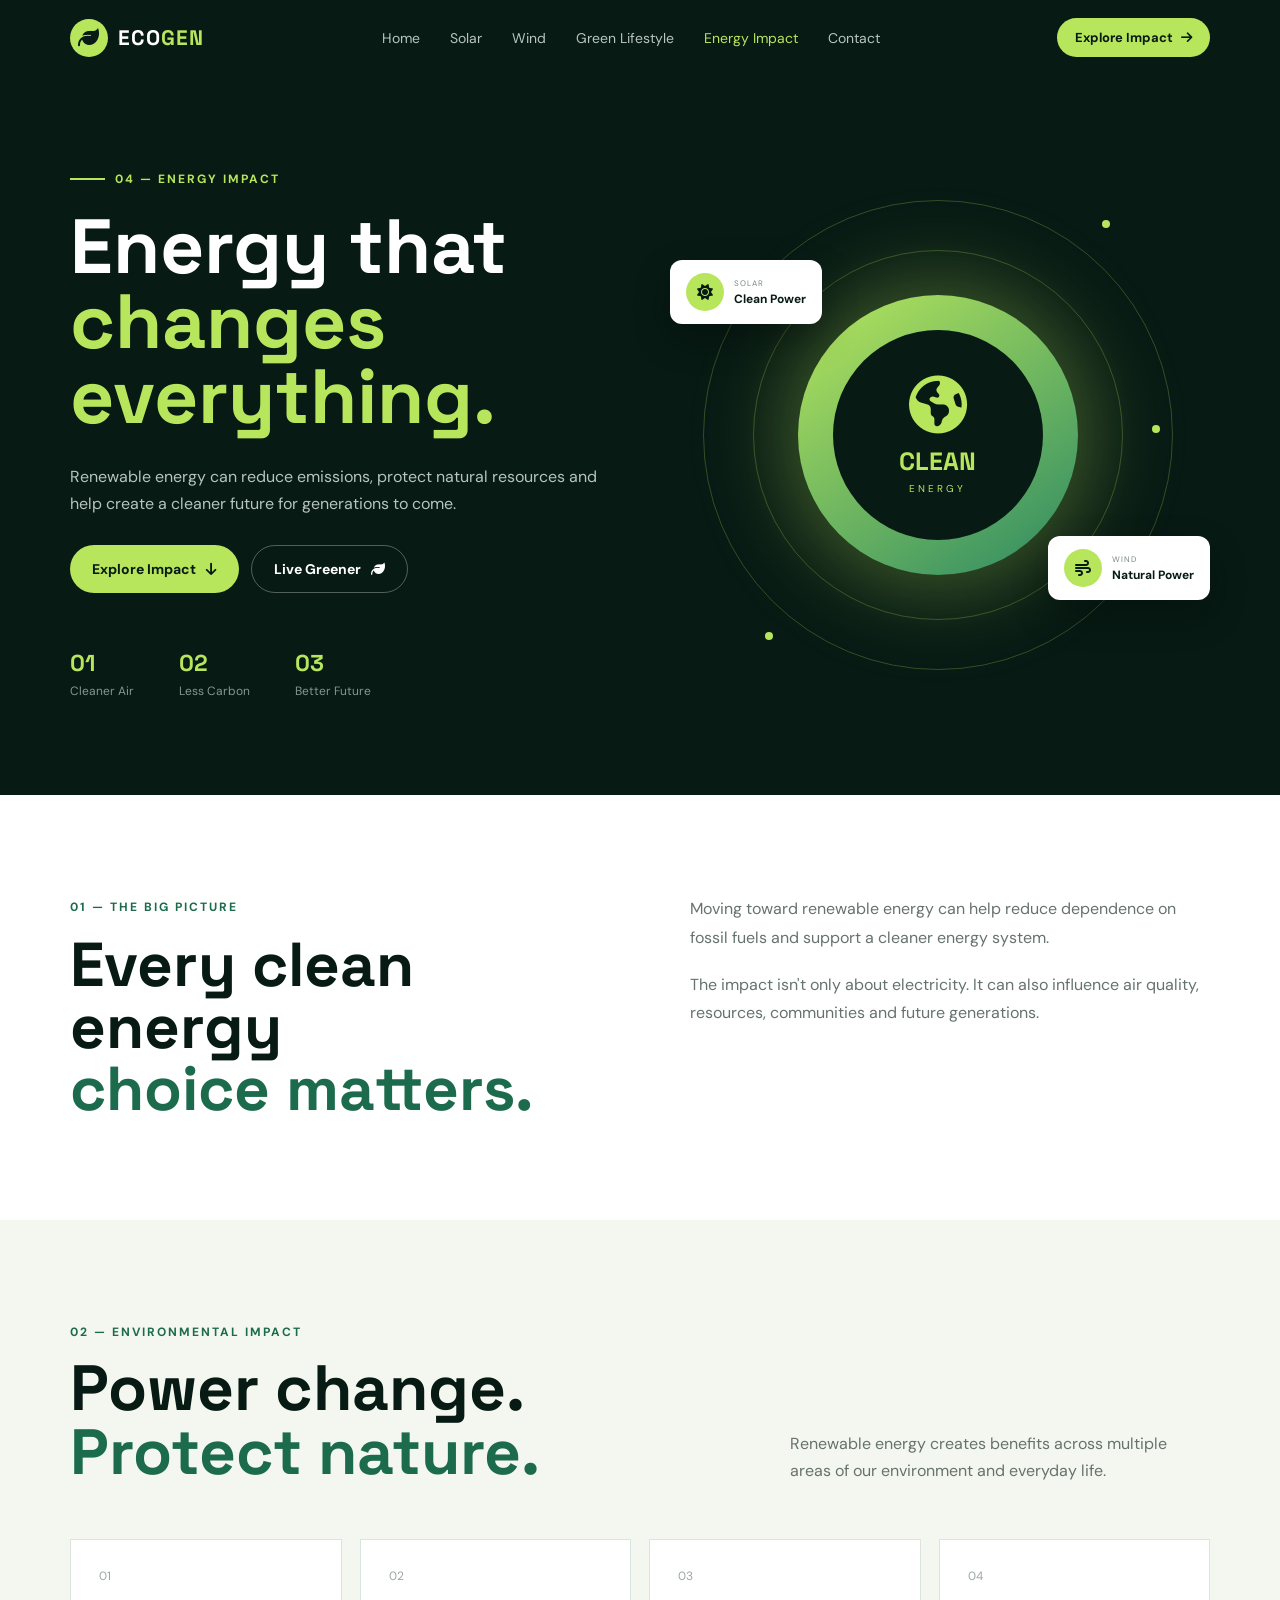
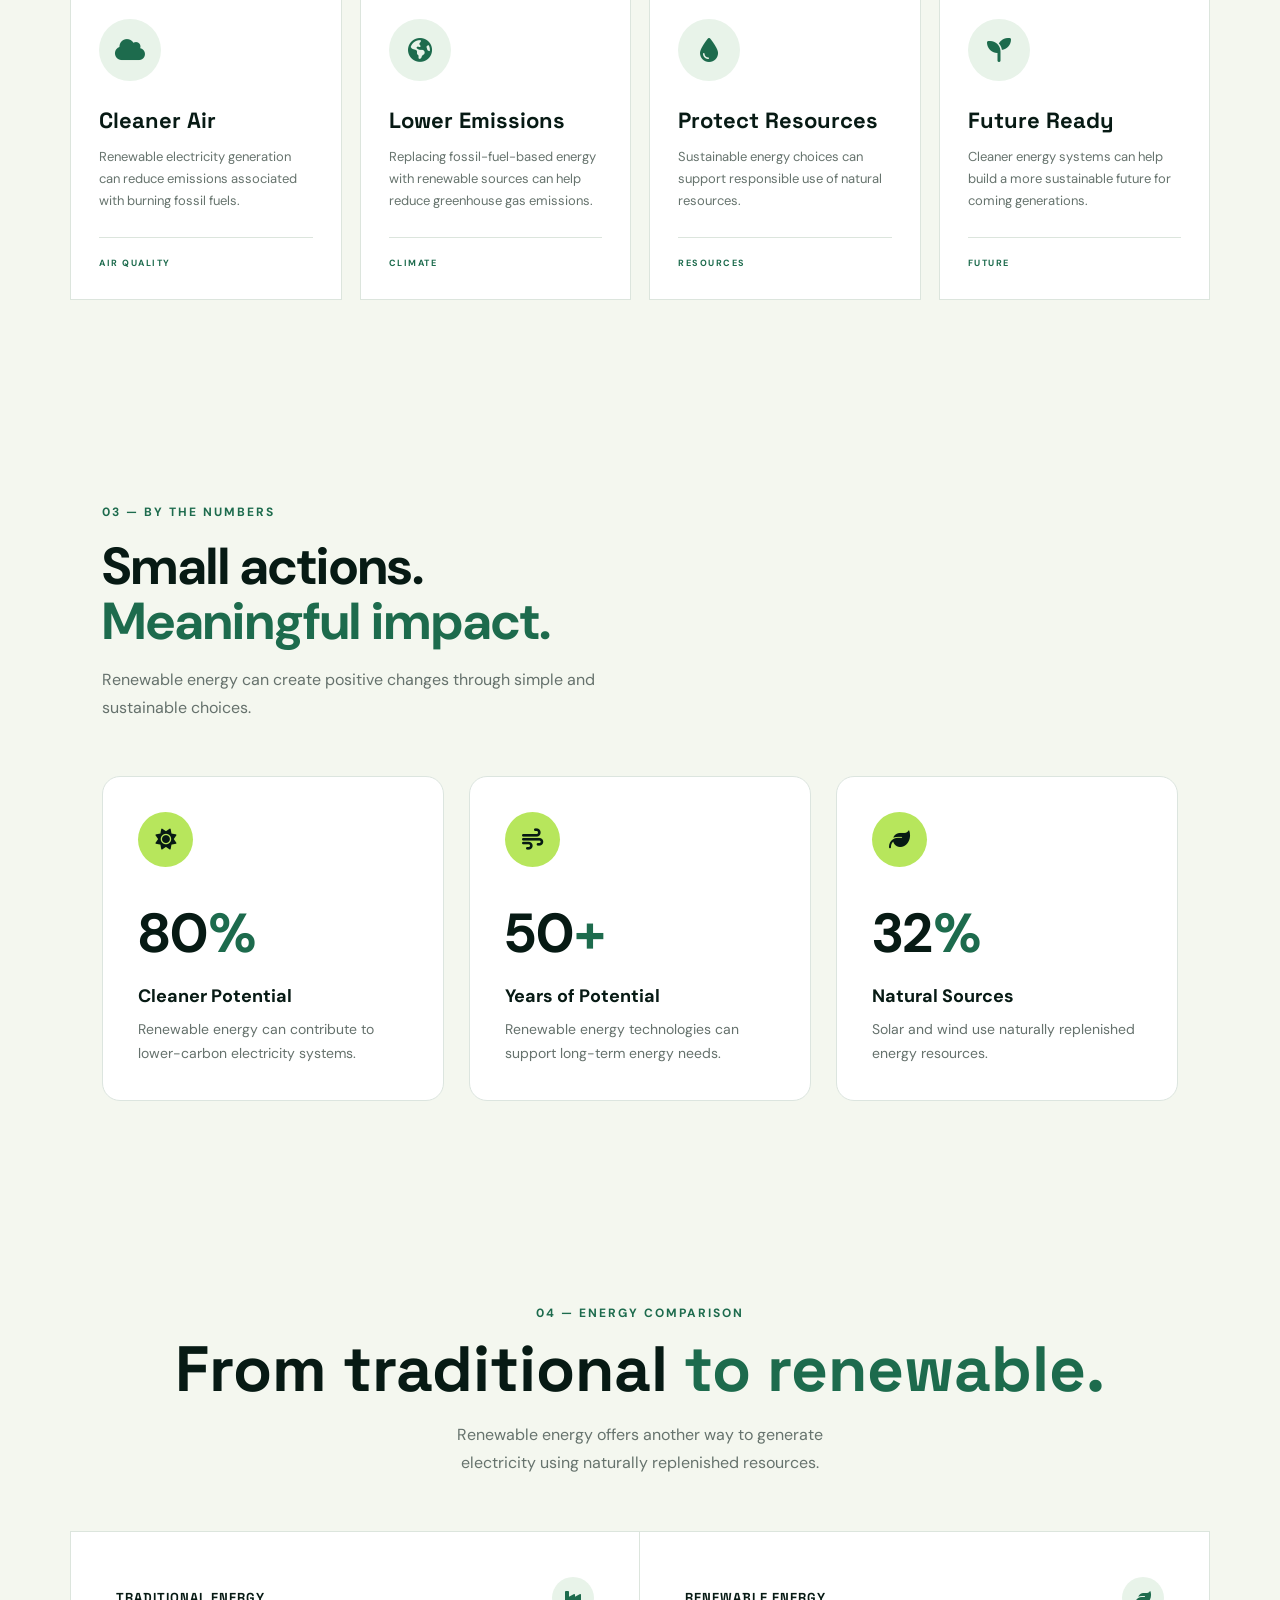
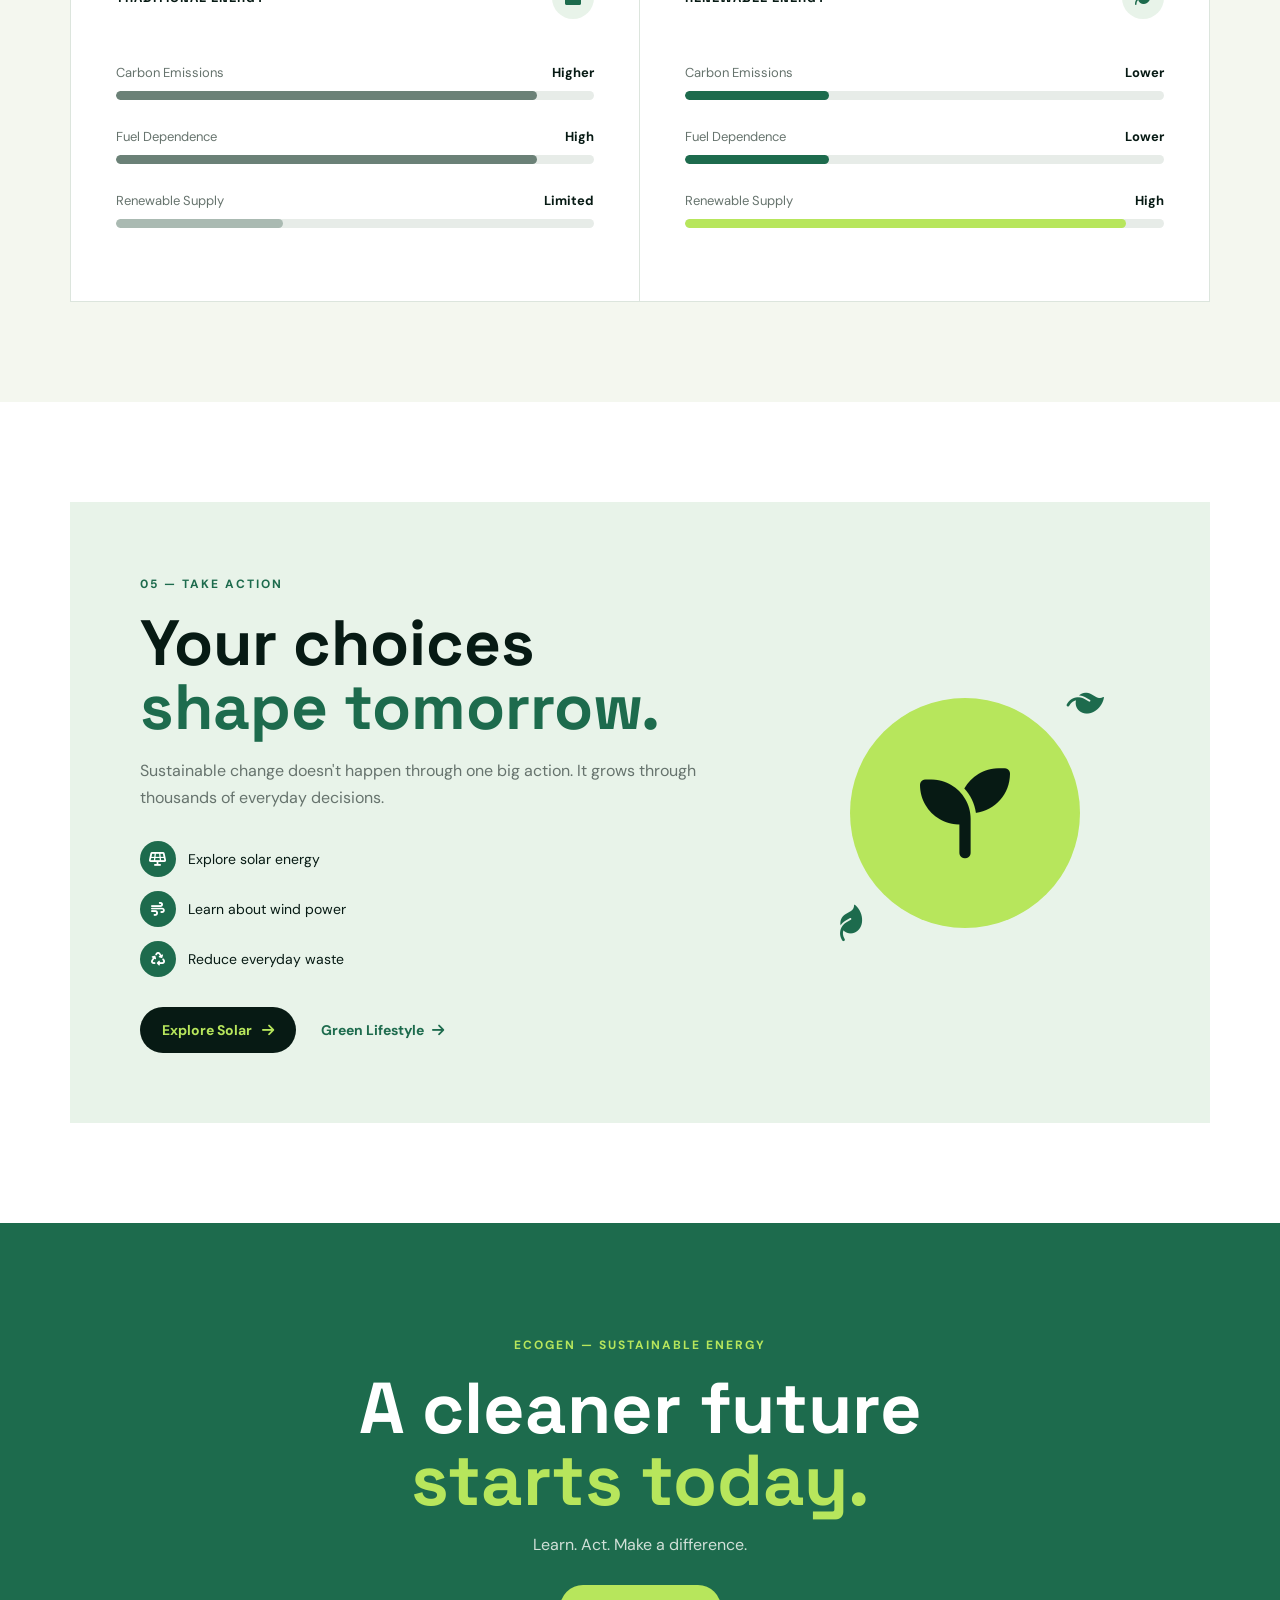
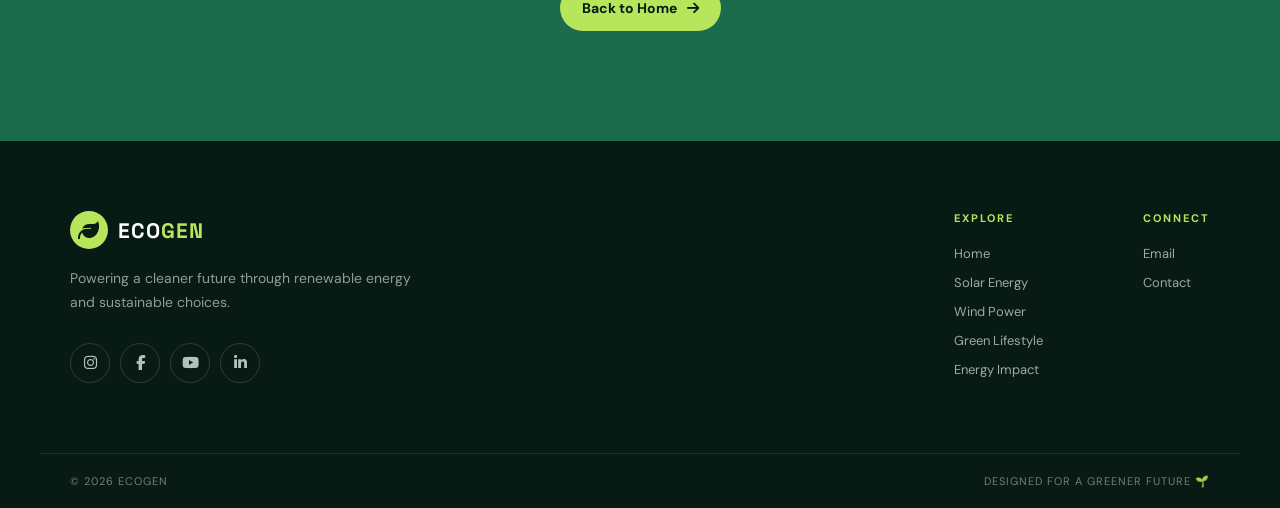
<file: impact.html>
<!DOCTYPE html>
<html lang="en">

<head>
    <meta charset="UTF-8">
    <meta name="viewport" content="width=device-width, initial-scale=1.0">

    <title>EcoGen | Energy Impact</title>

    <!-- Google Fonts -->
    <link rel="preconnect" href="https://fonts.googleapis.com">
    <link rel="preconnect" href="https://fonts.gstatic.com" crossorigin>

    <link
        href="https://fonts.googleapis.com/css2?family=DM+Sans:wght@400;500;600;700&family=Space+Grotesk:wght@400;500;600;700&display=swap"
        rel="stylesheet">

    <!-- Font Awesome -->
    <link rel="stylesheet" href="https://cdnjs.cloudflare.com/ajax/libs/font-awesome/6.5.2/css/all.min.css">

    <style>
        /* =========================================
   VARIABLES
========================================= */

        :root {

            --dark: #071A14;

            --dark-2: #0D2920;

            --green: #1D6B4D;

            --green-light: #2D8A64;

            --lime: #B7E65C;

            --cream: #F4F7EF;

            --white: #FFFFFF;

            --gray: #66736D;

            --light-green: #E8F3E9;

            --border: #DCE5DD;

        }


        /* =========================================
   RESET
========================================= */

        * {

            margin: 0;

            padding: 0;

            box-sizing: border-box;

        }


        html {

            scroll-behavior: smooth;

        }


        body {

            font-family: "DM Sans", sans-serif;

            color: var(--dark);

            background: var(--cream);

        }


        a {

            text-decoration: none;

            color: inherit;

        }


        button {

            font-family: inherit;

        }


        /* =========================================
   NAVBAR
========================================= */

        .navbar {

            width: 100%;

            background: var(--dark);

            position: sticky;

            top: 0;

            z-index: 1000;

        }


        .nav-container {

            max-width: 1200px;

            margin: auto;

            padding: 18px 30px;

            display: flex;

            align-items: center;

            justify-content: space-between;

        }


        .logo {

            display: flex;

            align-items: center;

            gap: 10px;

            color: var(--white);

            font-family: "Space Grotesk", sans-serif;

            font-size: 21px;

            font-weight: 700;

            letter-spacing: 1px;

        }


        .logo>span:last-child>span {

            color: var(--lime);

        }


        .logo-icon {

            width: 38px;

            height: 38px;

            border-radius: 50%;

            background: var(--lime);

            color: var(--dark);

            display: flex;

            align-items: center;

            justify-content: center;

        }


        .nav-links {

            display: flex;

            align-items: center;

            gap: 30px;

        }


        .nav-links a {

            color: #B8C5BE;

            font-size: 14px;

            transition: 0.3s;

        }


        .nav-links a:hover,
        .nav-links a.active {

            color: var(--lime);

        }


        .nav-btn {

            padding: 11px 18px;

            background: var(--lime);

            color: var(--dark);

            border-radius: 30px;

            font-size: 13px;

            font-weight: 700;

            display: flex;

            gap: 8px;

            align-items: center;

        }


        .menu-btn {

            display: none;

            background: transparent;

            border: none;

            color: white;

            font-size: 24px;

            cursor: pointer;

        }


        .menu-btn .fa-xmark {

            display: none;

        }


        .menu-btn.open .fa-bars {

            display: none;

        }


        .menu-btn.open .fa-xmark {

            display: block;

        }


        /* =========================================
   COMMON
========================================= */

        .section-container {

            max-width: 1200px;

            margin: auto;

            padding: 100px 30px;

        }


        .section-label {

            color: var(--green);

            font-size: 12px;

            font-weight: 700;

            letter-spacing: 2px;

        }


        .section-heading {

            display: flex;

            justify-content: space-between;

            align-items: flex-end;

            gap: 50px;

            margin-bottom: 55px;

        }


        .section-heading h2 {

            font-family: "Space Grotesk", sans-serif;

            font-size: clamp(38px, 5vw, 64px);

            line-height: 1;

            margin-top: 15px;

        }


        .section-heading h2 span {

            color: var(--green);

        }


        .section-heading p {

            max-width: 420px;

            color: var(--gray);

            line-height: 1.7;

        }


        .section-heading.center {

            display: block;

            text-align: center;

        }


        .section-heading.center p {

            margin: 20px auto 0;

        }


        .primary-btn,
        .secondary-btn {

            display: inline-flex;

            align-items: center;

            justify-content: center;

            gap: 10px;

            padding: 14px 22px;

            border-radius: 30px;

            font-size: 14px;

            font-weight: 700;

            transition: 0.3s;

        }


        .primary-btn {

            background: var(--lime);

            color: var(--dark);

        }


        .primary-btn:hover {

            transform: translateY(-3px);

        }


        .secondary-btn {

            border: 1px solid rgba(255, 255, 255, 0.3);

            color: white;

        }


        .secondary-btn:hover {

            background: white;

            color: var(--dark);

        }


        .primary-btn.dark {

            background: var(--dark);

            color: var(--lime);

        }


        /* =========================================
   HERO
========================================= */

        .impact-hero {

            min-height: 720px;

            background: var(--dark);

            color: white;

            display: flex;

            align-items: center;

            overflow: hidden;

        }


        .hero-container {

            width: 100%;

            max-width: 1200px;

            margin: auto;

            padding: 90px 30px;

            display: grid;

            grid-template-columns: 1fr 1fr;

            align-items: center;

            gap: 50px;

        }


        .eyebrow {

            display: flex;

            align-items: center;

            gap: 10px;

            color: var(--lime);

            font-size: 12px;

            font-weight: 700;

            letter-spacing: 2px;

            margin-bottom: 22px;

        }


        .eyebrow span {

            width: 35px;

            height: 2px;

            background: var(--lime);

        }


        .hero-content h1 {

            font-family: "Space Grotesk", sans-serif;

            font-size: clamp(48px, 6vw, 78px);

            line-height: 0.98;

        }


        .hero-content h1 span {

            display: block;

            color: var(--lime);

        }


        .hero-content>p {

            max-width: 560px;

            margin: 28px 0;

            color: #B7C4BE;

            line-height: 1.7;

        }


        .hero-buttons {

            display: flex;

            gap: 12px;

            flex-wrap: wrap;

        }


        .hero-stats {

            display: flex;

            gap: 45px;

            margin-top: 55px;

        }


        .hero-stats div {

            display: flex;

            flex-direction: column;

            gap: 5px;

        }


        .hero-stats strong {

            font-family: "Space Grotesk", sans-serif;

            font-size: 23px;

            color: var(--lime);

        }


        .hero-stats span {

            color: #87968F;

            font-size: 12px;

        }


        /* =========================================
   HERO VISUAL
========================================= */

        .impact-visual {

            height: 520px;

            position: relative;

            display: flex;

            align-items: center;

            justify-content: center;

        }


        .visual-glow {

            width: 360px;

            height: 360px;

            border-radius: 50%;

            background: rgba(183, 230, 92, 0.13);

            filter: blur(35px);

            position: absolute;

        }


        .earth {

            width: 280px;

            height: 280px;

            border-radius: 50%;

            background: linear-gradient(145deg,
                    #B7E65C,
                    #2D8A64);

            display: flex;

            align-items: center;

            justify-content: center;

            position: relative;

            z-index: 3;

            box-shadow:
                0 0 70px rgba(183, 230, 92, 0.2);

        }


        .earth-inner {

            width: 210px;

            height: 210px;

            border-radius: 50%;

            background: var(--dark);

            color: var(--lime);

            display: flex;

            flex-direction: column;

            align-items: center;

            justify-content: center;

        }


        .earth-inner i {

            font-size: 58px;

            margin-bottom: 12px;

        }


        .earth-inner strong {

            font-family: "Space Grotesk", sans-serif;

            font-size: 25px;

        }


        .earth-inner span {

            font-size: 10px;

            letter-spacing: 3px;

            margin-top: 5px;

        }


        .orbit {

            position: absolute;

            border: 1px solid rgba(183, 230, 92, 0.25);

            border-radius: 50%;

        }


        .orbit-one {

            width: 370px;

            height: 370px;

        }


        .orbit-two {

            width: 470px;

            height: 470px;

        }


        .floating-impact {

            position: absolute;

            background: white;

            color: var(--dark);

            padding: 13px 16px;

            border-radius: 12px;

            display: flex;

            align-items: center;

            gap: 10px;

            box-shadow: 0 15px 35px rgba(0, 0, 0, 0.25);

            z-index: 5;

        }


        .floating-impact div:last-child {

            display: flex;

            flex-direction: column;

            gap: 3px;

        }


        .floating-impact small {

            color: #7A8881;

            font-size: 8px;

            letter-spacing: 1px;

        }


        .floating-impact strong {

            font-size: 12px;

        }


        .impact-icon {

            width: 38px;

            height: 38px;

            background: var(--lime);

            border-radius: 50%;

            display: flex;

            align-items: center;

            justify-content: center;

        }


        .solar-impact {

            top: 85px;

            left: 5px;

            animation: floatOne 4s ease-in-out infinite;

        }


        .wind-impact {

            bottom: 95px;

            right: 0;

            animation: floatTwo 4.5s ease-in-out infinite;

        }


        @keyframes floatOne {

            0%,
            100% {
                transform: translateY(0);
            }

            50% {
                transform: translateY(-12px);
            }

        }


        @keyframes floatTwo {

            0%,
            100% {
                transform: translateY(0);
            }

            50% {
                transform: translateY(12px);
            }

        }


        .visual-dot {

            position: absolute;

            width: 8px;

            height: 8px;

            border-radius: 50%;

            background: var(--lime);

        }


        .dot-one {

            top: 45px;

            right: 100px;

        }


        .dot-two {

            bottom: 55px;

            left: 100px;

        }


        .dot-three {

            top: 250px;

            right: 50px;

        }


        /* =========================================
   INTRO
========================================= */

        .impact-intro {

            background: white;

        }


        .intro-layout {

            display: grid;

            grid-template-columns: 1fr 1fr;

            gap: 100px;

            align-items: start;

        }


        .intro-layout h2 {

            font-family: "Space Grotesk", sans-serif;

            font-size: clamp(40px, 5vw, 62px);

            line-height: 1;

            margin-top: 18px;

        }


        .intro-layout h2 span {

            display: block;

            color: var(--green);

        }


        .intro-layout p {

            color: var(--gray);

            line-height: 1.8;

            margin-bottom: 18px;

        }


        /* =========================================
   IMPACT CARDS
========================================= */

        .impact-cards-section {

            background: var(--cream);

        }


        .impact-grid {

            display: grid;

            grid-template-columns: repeat(4, 1fr);

            gap: 18px;

        }


        .impact-card {

            background: white;

            border: 1px solid var(--border);

            padding: 28px;

            min-height: 340px;

            transition: 0.3s;

        }


        .impact-card:hover {

            transform: translateY(-8px);

            box-shadow:
                0 20px 40px rgba(7, 26, 20, 0.08);

        }


        .card-number {

            color: #9BA7A1;

            font-size: 12px;

        }


        .impact-card-icon {

            width: 62px;

            height: 62px;

            border-radius: 50%;

            background: var(--light-green);

            color: var(--green);

            display: flex;

            align-items: center;

            justify-content: center;

            font-size: 24px;

            margin: 35px 0 25px;

        }


        .impact-card h3 {

            font-family: "Space Grotesk", sans-serif;

            font-size: 22px;

            margin-bottom: 12px;

        }


        .impact-card p {

            color: var(--gray);

            font-size: 13px;

            line-height: 1.7;

        }


        .impact-line {

            height: 1px;

            background: var(--border);

            margin: 25px 0 12px;

        }


        .impact-card>span {

            font-size: 9px;

            letter-spacing: 1.5px;

            color: var(--green);

            font-weight: 700;

        }


/* ================================
   BY THE NUMBERS
================================ */

.numbers-section {
    padding: 100px 8%;
    background: #f4f7ef;
}

.numbers-container {
    max-width: 1200px;
    margin: auto;
}


/* Heading */

.numbers-heading {
    max-width: 700px;
    margin-bottom: 55px;
}

.numbers-heading > span {
    color: #1d6b4d;
    font-size: 12px;
    font-weight: 700;
    letter-spacing: 2px;
}

.numbers-heading h2 {
    margin: 18px 0;
    font-size: 52px;
    line-height: 1.05;
    color: #071a14;
}

.numbers-heading h2 strong {
    display: block;
    color: #1d6b4d;
}

.numbers-heading p {
    max-width: 550px;
    color: #65716c;
    font-size: 16px;
    line-height: 1.7;
}


/* Cards */

.numbers-cards {
    display: grid;
    grid-template-columns: repeat(3, 1fr);
    gap: 25px;
}


/* Card */

.number-card {
    background: white;
    padding: 35px;
    border-radius: 18px;
    border: 1px solid #dce5df;
    transition: 0.3s;
}

.number-card:hover {
    transform: translateY(-8px);
    box-shadow: 0 15px 35px rgba(7, 26, 20, 0.10);
}


/* Icon */

.number-icon {
    width: 55px;
    height: 55px;
    background: #b7e65c;
    color: #071a14;
    border-radius: 50%;

    display: flex;
    align-items: center;
    justify-content: center;

    font-size: 21px;
    margin-bottom: 30px;
}


/* Number */

.number-card h3 {
    margin: 0;
    font-size: 55px;
    color: #071a14;
    font-weight: 700;
}

.number-card h3 span {
    color: #1d6b4d;
}


/* Card Heading */

.number-card h4 {
    margin: 15px 0 10px;
    font-size: 18px;
    color: #071a14;
}


/* Card Text */

.number-card p {
    margin: 0;
    color: #65716c;
    font-size: 14px;
    line-height: 1.7;
}


/* ================================
   MOBILE
================================ */

@media (max-width: 900px) {

    .numbers-section {
        padding: 70px 6%;
    }

    .numbers-heading h2 {
        font-size: 42px;
    }

    .numbers-cards {
        grid-template-columns: 1fr;
    }

}


@media (max-width: 500px) {

    .numbers-heading h2 {
        font-size: 34px;
    }

    .number-card h3 {
        font-size: 48px;
    }

}


        /* =========================================
   COMPARISON
========================================= */

        .comparison-section {

            background: var(--cream);

        }


        .comparison-box {

            display: grid;

            grid-template-columns: 1fr 1fr;

            background: white;

            border: 1px solid var(--border);

        }


        .comparison-side {

            padding: 45px;

        }


        .comparison-side.traditional {

            border-right: 1px solid var(--border);

        }


        .comparison-title {

            display: flex;

            align-items: center;

            justify-content: space-between;

            margin-bottom: 45px;

        }


        .comparison-title span {

            font-family: "Space Grotesk", sans-serif;

            font-weight: 700;

            font-size: 13px;

            letter-spacing: 1px;

        }


        .comparison-title i {

            width: 42px;

            height: 42px;

            border-radius: 50%;

            display: flex;

            align-items: center;

            justify-content: center;

            background: var(--light-green);

            color: var(--green);

        }


        .bar-item {

            margin-bottom: 28px;

        }


        .bar-info {

            display: flex;

            justify-content: space-between;

            margin-bottom: 10px;

            font-size: 13px;

        }


        .bar-info span {

            color: var(--gray);

        }


        .bar-info strong {

            color: var(--dark);

        }


        .bar {

            width: 100%;

            height: 9px;

            background: #E7ECE8;

            border-radius: 10px;

            overflow: hidden;

        }


        .bar-fill {

            height: 100%;

            border-radius: 10px;

        }


        .bar-fill.high {

            width: 88%;

            background: #6B8177;

        }


        .bar-fill.low {

            width: 35%;

            background: #AABAB2;

        }


        .bar-fill.renewable-bar {

            width: 30%;

            background: var(--green);

        }


        .bar-fill.renewable-high {

            width: 92%;

            background: var(--lime);

        }


        /* =========================================
   ACTION
========================================= */

        .action-section {

            background: white;

        }


        .action-box {

            background: var(--light-green);

            padding: 70px;

            display: grid;

            grid-template-columns: 1fr 350px;

            gap: 70px;

            align-items: center;

        }


        .action-content {

            max-width: 650px;

        }


        .action-content h2 {

            font-family: "Space Grotesk", sans-serif;

            font-size: clamp(42px, 5vw, 64px);

            line-height: 1;

            margin: 18px 0;

        }


        .action-content h2 span {

            color: var(--green);

            display: block;

        }


        .action-content>p {

            color: var(--gray);

            line-height: 1.7;

            margin-bottom: 30px;

        }


        .action-list {

            display: flex;

            flex-direction: column;

            gap: 14px;

            margin-bottom: 30px;

        }


        .action-list div {

            display: flex;

            align-items: center;

            gap: 12px;

        }


        .action-list i {

            width: 36px;

            height: 36px;

            border-radius: 50%;

            background: var(--green);

            color: white;

            display: flex;

            align-items: center;

            justify-content: center;

            font-size: 14px;

        }


        .action-list span {

            font-size: 14px;

            color: var(--dark);

        }


        .action-buttons {

            display: flex;

            align-items: center;

            gap: 25px;

            flex-wrap: wrap;

        }


        .action-link {

            color: var(--green);

            font-size: 14px;

            font-weight: 700;

            display: flex;

            align-items: center;

            gap: 8px;

        }


        .action-visual {

            height: 330px;

            position: relative;

            display: flex;

            align-items: center;

            justify-content: center;

        }


        .action-circle {

            width: 230px;

            height: 230px;

            border-radius: 50%;

            background: var(--lime);

            display: flex;

            align-items: center;

            justify-content: center;

            color: var(--dark);

            font-size: 90px;

        }


        .action-leaf {

            position: absolute;

            color: var(--green);

            font-size: 30px;

        }


        .leaf-one {

            top: 35px;

            right: 40px;

            transform: rotate(30deg);

        }


        .leaf-two {

            bottom: 35px;

            left: 45px;

            transform: rotate(-30deg);

        }


        /* =========================================
   FINAL CTA
========================================= */

        .final-cta {

            background: var(--green);

            color: white;

            text-align: center;

            padding: 110px 30px;

        }


        .cta-content {

            max-width: 700px;

            margin: auto;

        }


        .cta-content .section-label {

            color: var(--lime);

        }


        .cta-content h2 {

            font-family: "Space Grotesk", sans-serif;

            font-size: clamp(44px, 6vw, 72px);

            line-height: 1;

            margin: 18px 0;

        }


        .cta-content h2 span {

            color: var(--lime);

            display: block;

        }


        .cta-content p {

            color: #D1E0D8;

            margin-bottom: 30px;

        }


        /* =========================================
   FOOTER
========================================= */

        footer {

            background: var(--dark);

            color: white;

        }


        .footer-container {

            max-width: 1200px;

            margin: auto;

            padding: 70px 30px;

            display: flex;

            justify-content: space-between;

            gap: 80px;

        }


        .footer-brand {

            max-width: 350px;

        }


        .footer-brand p {

            color: #8E9D96;

            line-height: 1.7;

            margin-top: 18px;

            font-size: 14px;

        }


        .footer-links {

            display: flex;

            gap: 100px;

        }


        .footer-links div {

            display: flex;

            flex-direction: column;

            gap: 12px;

        }


        .footer-links h4 {

            color: var(--lime);

            font-size: 11px;

            letter-spacing: 2px;

            margin-bottom: 8px;

        }


        .footer-links a {

            color: #9DAAA4;

            font-size: 13px;

            transition: 0.3s;

        }


        .footer-links a:hover {

            color: var(--lime);

        }


        .social-icons {

            display: flex;

            gap: 10px;

            margin-top: 28px;

        }


        .social-icons a {

            width: 40px;

            height: 40px;

            border: 1px solid rgba(255, 255, 255, 0.15);

            border-radius: 50%;

            display: flex;

            align-items: center;

            justify-content: center;

            color: #B6C0BB;

            font-size: 15px;

            transition: 0.3s;

        }


        .social-icons a:hover {

            background: var(--lime);

            border-color: var(--lime);

            color: var(--dark);

            transform: translateY(-5px);

        }


        .footer-bottom {

            max-width: 1200px;

            margin: auto;

            padding: 20px 30px;

            border-top: 1px solid rgba(255, 255, 255, 0.1);

            display: flex;

            justify-content: space-between;

            color: #718079;

            font-size: 11px;

            letter-spacing: 1px;

        }


        /* =========================================
   TABLET
========================================= */

        @media (max-width: 950px) {

            .nav-links {

                position: absolute;

                top: 74px;

                left: 0;

                width: 100%;

                background: var(--dark);

                padding: 25px 30px;

                display: none;

                flex-direction: column;

                align-items: flex-start;

                gap: 20px;

                border-top: 1px solid rgba(255, 255, 255, 0.1);

            }


            .nav-links.show {

                display: flex;

            }


            .nav-btn {

                display: none;

            }


            .menu-btn {

                display: block;

            }


            .hero-container {

                grid-template-columns: 1fr;

            }


            .impact-visual {

                max-width: 600px;

                width: 100%;

                margin: auto;

            }


            .intro-layout {

                grid-template-columns: 1fr;

                gap: 40px;

            }


            .impact-grid {

                grid-template-columns: repeat(2, 1fr);

            }


            .action-box {

                grid-template-columns: 1fr;

            }


            .action-visual {

                max-width: 400px;

                margin: auto;

                width: 100%;

            }

        }


        /* =========================================
   MOBILE
========================================= */

        @media (max-width: 700px) {

            .nav-container {

                padding: 15px 20px;

            }


            .hero-container {

                padding: 70px 20px;

            }


            .hero-content h1 {

                font-size: 50px;

            }


            .hero-stats {

                gap: 20px;

                flex-wrap: wrap;

            }


            .section-container {

                padding: 70px 20px;

            }


            .section-heading {

                display: block;

            }


            .section-heading p {

                margin-top: 20px;

            }


            .impact-grid {

                grid-template-columns: 1fr;

            }


            .numbers-grid {

                grid-template-columns: 1fr;

            }


            .comparison-box {

                grid-template-columns: 1fr;

            }


            .comparison-side.traditional {

                border-right: none;

                border-bottom: 1px solid var(--border);

            }


            .comparison-side {

                padding: 30px 25px;

            }


            .action-box {

                padding: 40px 25px;

            }


            .action-visual {

                transform: scale(0.8);

                margin: -30px 0;

            }


            .footer-container {

                flex-direction: column;

                padding: 60px 20px;

                gap: 45px;

            }


            .footer-links {

                gap: 60px;

            }


            .footer-bottom {

                padding: 20px;

                flex-direction: column;

                gap: 10px;

            }

        }


        /* =========================================
   SMALL MOBILE
========================================= */

        @media (max-width: 450px) {

            .hero-content h1 {

                font-size: 42px;

            }


            .hero-buttons {

                flex-direction: column;

                align-items: stretch;

            }


            .primary-btn,
            .secondary-btn {

                justify-content: center;

            }


            .impact-visual {

                transform: scale(0.72);

                margin: -70px 0;

            }


            .earth {

                width: 250px;

                height: 250px;

            }


            .earth-inner {

                width: 185px;

                height: 185px;

            }


            .action-visual {

                transform: scale(0.65);

                margin: -80px 0;

            }


            .footer-links {

                flex-direction: column;

                gap: 35px;

            }

        }
    </style>
</head>

<body>


    <header class="navbar">
        <div class="nav-container">
            <a href="index.html" class="logo">
                <span class="logo-icon">
                    <i class="fa-solid fa-leaf"></i>
                </span>

                <span>
                    ECO<span>GEN</span>
                </span>
            </a>

            <nav class="nav-links" id="navLinks">
                <a href="index.html">
                    Home
                </a>
                <a href="solar.html">
                    Solar
                </a>
                <a href="wind.html">
                    Wind
                </a>
                <a href="green.html">
                    Green Lifestyle
                </a>
                <a href="impact.html" class="active">
                    Energy Impact
                </a>

                 <a href="contact.html">Contact</a>

            </nav>


            <a href="#impact" class="nav-btn">
                Explore Impact
                <i class="fa-solid fa-arrow-right"></i>
            </a>


            <button class="menu-btn" id="menuBtn">
                <i class="fa-solid fa-bars"></i>
                <i class="fa-solid fa-xmark"></i>
            </button>
        </div>
    </header>





    <main>

        <section class="impact-hero">
            <div class="hero-container">
                <div class="hero-content">
                    <div class="eyebrow">
                        <span></span>
                        04 — ENERGY IMPACT
                    </div>
                    <h1>
                        Energy that
                        <span>
                            changes everything.
                        </span>
                    </h1>
                    <p>
                        Renewable energy can reduce emissions,
                        protect natural resources and help create
                        a cleaner future for generations to come.
                    </p>

                    <div class="hero-buttons">
                        <a href="#impact" class="primary-btn">
                            Explore Impact
                            <i class="fa-solid fa-arrow-down"></i>
                        </a>

                        <a href="green.html" class="secondary-btn">
                            Live Greener
                            <i class="fa-solid fa-leaf"></i>
                        </a>
                    </div>

                    <div class="hero-stats">
                        <div>
                            <strong>01</strong>
                            <span>
                                Cleaner Air
                            </span>
                        </div>

                        <div>
                            <strong>02</strong>
                            <span>
                                Less Carbon
                            </span>
                        </div>

                        <div>
                            <strong>03</strong>
                            <span>
                                Better Future
                            </span>
                        </div>
                    </div>
                </div>


                <!-- IMPACT VISUAL -->

                <div class="impact-visual">
                    <div class="visual-glow"></div>

                    <div class="earth">
                        <div class="earth-inner">
                            <i class="fa-solid fa-earth-americas"></i>
                            <strong>
                                CLEAN
                            </strong>

                            <span>
                                ENERGY
                            </span>
                        </div>
                    </div>

                    <div class="orbit orbit-one"></div>
                    <div class="orbit orbit-two"></div>
                    <div class="floating-impact solar-impact">
                        <div class="impact-icon">
                            <i class="fa-solid fa-sun"></i>
                        </div>
                        <div>
                            <small>
                                SOLAR
                            </small>
                            <strong>
                                Clean Power
                            </strong>
                        </div>
                    </div>

                    <div class="floating-impact wind-impact">
                        <div class="impact-icon">
                            <i class="fa-solid fa-wind"></i>
                        </div>
                        <div>
                            <small>
                                WIND
                            </small>
                            <strong>
                                Natural Power
                            </strong>
                        </div>
                    </div>
                    <span class="visual-dot dot-one"></span>
                    <span class="visual-dot dot-two"></span>
                    <span class="visual-dot dot-three"></span>
                </div>
            </div>
        </section>


        <section class="impact-intro" id="impact">
            <div class="section-container">
                <div class="intro-layout">
                    <div>
                        <span class="section-label">
                            01 — THE BIG PICTURE
                        </span>
                        <h2>
                            Every clean energy
                            <span>
                                choice matters.
                            </span>
                        </h2>
                    </div>
                    <div>
                        <p>
                            Moving toward renewable energy
                            can help reduce dependence on
                            fossil fuels and support a cleaner
                            energy system.
                        </p>

                        <p>
                            The impact isn't only about
                            electricity. It can also influence
                            air quality, resources, communities
                            and future generations.
                        </p>
                    </div>
                </div>
            </div>
        </section>




        <section class="impact-cards-section">
            <div class="section-container">
                <div class="section-heading">
                    <div>
                        <span class="section-label">
                            02 — ENVIRONMENTAL IMPACT
                        </span>
                        <h2>
                            Power change.
                            <span>
                                Protect nature.
                            </span>
                        </h2>
                    </div>

                    <p>
                        Renewable energy creates benefits
                        across multiple areas of our
                        environment and everyday life.
                    </p>
                </div>

                <div class="impact-grid">

                    <!-- CARD 1 -->
                    <article class="impact-card">
                        <div class="card-number">
                            01
                        </div>

                        <div class="impact-card-icon">
                            <i class="fa-solid fa-cloud"></i>
                        </div>

                        <h3>
                            Cleaner Air
                        </h3>
                        <p>
                            Renewable electricity generation
                            can reduce emissions associated
                            with burning fossil fuels.
                        </p>

                        <div class="impact-line"></div>

                        <span>
                            AIR QUALITY
                        </span>
                    </article>

                    <!-- CARD 2 -->

                    <article class="impact-card">
                        <div class="card-number">
                            02
                        </div>

                        <div class="impact-card-icon">
                            <i class="fa-solid fa-earth-americas"></i>
                        </div>

                        <h3>
                            Lower Emissions
                        </h3>

                        <p>
                            Replacing fossil-fuel-based
                            energy with renewable sources
                            can help reduce greenhouse gas
                            emissions.
                        </p>

                        <div class="impact-line"></div>

                        <span>
                            CLIMATE
                        </span>
                    </article>

                    <!-- CARD 3 -->
                    <article class="impact-card">
                        <div class="card-number">
                            03
                        </div>

                        <div class="impact-card-icon">
                            <i class="fa-solid fa-droplet"></i>
                        </div>
                        <h3>
                            Protect Resources
                        </h3>
                        <p>
                            Sustainable energy choices can
                            support responsible use of natural
                            resources.
                        </p>

                        <div class="impact-line"></div>

                        <span>
                            RESOURCES
                        </span>
                    </article>

                    <!-- CARD 4 -->

                    <article class="impact-card">
                        <div class="card-number">
                            04
                        </div>

                        <div class="impact-card-icon">
                            <i class="fa-solid fa-seedling"></i>
                        </div>
                        <h3>
                            Future Ready
                        </h3>
                        <p>
                            Cleaner energy systems can help
                            build a more sustainable future
                            for coming generations.
                        </p>

                        <div class="impact-line"></div>

                        <span>
                            FUTURE
                        </span>
                    </article>
                </div>

            </div>
        </section>


        <section class="numbers-section">

    <div class="numbers-container">

        <div class="numbers-heading">

            <span>03 — BY THE NUMBERS</span>

            <h2>
                Small actions.
                <strong>Meaningful impact.</strong>
            </h2>

            <p>
                Renewable energy can create positive changes
                through simple and sustainable choices.
            </p>

        </div>


        <div class="numbers-cards">


            <!-- Card 1 -->

            <div class="number-card">

                <div class="number-icon">
                    <i class="fa-solid fa-sun"></i>
                </div>

                <h3>80<span>%</span></h3>

                <h4>Cleaner Potential</h4>

                <p>
                    Renewable energy can contribute to
                    lower-carbon electricity systems.
                </p>

            </div>


            <!-- Card 2 -->

            <div class="number-card">

                <div class="number-icon">
                    <i class="fa-solid fa-wind"></i>
                </div>

                <h3>50<span>+</span></h3>

                <h4>Years of Potential</h4>

                <p>
                    Renewable energy technologies can support
                    long-term energy needs.
                </p>

            </div>


            <!-- Card 3 -->

            <div class="number-card">

                <div class="number-icon">
                    <i class="fa-solid fa-leaf"></i>
                </div>

                <h3>32<span>%</span></h3>

                <h4>Natural Sources</h4>

                <p>
                    Solar and wind use naturally replenished
                    energy resources.
                </p>

            </div>


        </div>

    </div>

</section>
       

        <section class="comparison-section">
            <div class="section-container">

                <div class="section-heading center">
                    <span class="section-label">
                        04 — ENERGY COMPARISON
                    </span>

                    <h2>
                        From traditional
                        <span>
                            to renewable.
                        </span>
                    </h2>

                    <p>
                        Renewable energy offers another
                        way to generate electricity using
                        naturally replenished resources.
                    </p>
                </div>

                <div class="comparison-box">

                    <!-- FOSSIL -->
                    <div class="comparison-side traditional">
                        <div class="comparison-title">
                            <span>
                                TRADITIONAL ENERGY
                            </span>
                            <i class="fa-solid fa-industry"></i>

                        </div>

                        <div class="bar-item">
                            <div class="bar-info">
                                <span>
                                    Carbon Emissions
                                </span>
                                <strong>
                                    Higher
                                </strong>
                            </div>
                            <div class="bar">
                                <div class="bar-fill high"></div>
                            </div>

                        </div>

                        <div class="bar-item">
                            <div class="bar-info">
                                <span>
                                    Fuel Dependence
                                </span>
                                <strong>
                                    High
                                </strong>
                            </div>
                            <div class="bar">
                                <div class="bar-fill high"></div>
                            </div>
                        </div>

                        <div class="bar-item">
                            <div class="bar-info">
                                <span>
                                    Renewable Supply
                                </span>
                                <strong>
                                    Limited
                                </strong>
                            </div>
                            <div class="bar">
                                <div class="bar-fill low"></div>

                            </div>
                        </div>
                    </div>


                    <!-- RENEWABLE -->
                    <div class="comparison-side renewable">
                        <div class="comparison-title">
                            <span>
                                RENEWABLE ENERGY
                            </span>
                            <i class="fa-solid fa-leaf"></i>
                        </div>

                        <div class="bar-item">
                            <div class="bar-info">
                                <span>
                                    Carbon Emissions
                                </span>
                                <strong>
                                    Lower
                                </strong>
                            </div>
                            <div class="bar">
                                <div class="bar-fill renewable-bar">
                                </div>
                            </div>
                        </div>

                        <div class="bar-item">

                            <div class="bar-info">
                                <span>
                                    Fuel Dependence
                                </span>
                                <strong>
                                    Lower
                                </strong>

                            </div>

                            <div class="bar">

                                <div class="bar-fill renewable-bar">
                                </div>

                            </div>

                        </div>


                        <div class="bar-item">

                            <div class="bar-info">

                                <span>
                                    Renewable Supply
                                </span>

                                <strong>
                                    High
                                </strong>

                            </div>

                            <div class="bar">

                                <div class="bar-fill renewable-high">
                                </div>

                            </div>

                        </div>

                    </div>

                </div>

            </div>

        </section>





        <section class="action-section">

            <div class="section-container">

                <div class="action-box">


                    <div class="action-content">

                        <span class="section-label">
                            05 — TAKE ACTION
                        </span>


                        <h2>

                            Your choices

                            <span>
                                shape tomorrow.
                            </span>

                        </h2>


                        <p>

                            Sustainable change doesn't
                            happen through one big action.
                            It grows through thousands of
                            everyday decisions.

                        </p>


                        <div class="action-list">

                            <div>

                                <i class="fa-solid fa-solar-panel"></i>

                                <span>
                                    Explore solar energy
                                </span>

                            </div>


                            <div>

                                <i class="fa-solid fa-wind"></i>

                                <span>
                                    Learn about wind power
                                </span>

                            </div>


                            <div>

                                <i class="fa-solid fa-recycle"></i>

                                <span>
                                    Reduce everyday waste
                                </span>

                            </div>

                        </div>


                        <div class="action-buttons">

                            <a href="solar.html" class="primary-btn dark">

                                Explore Solar

                                <i class="fa-solid fa-arrow-right"></i>

                            </a>


                            <a href="green.html" class="action-link">

                                Green Lifestyle

                                <i class="fa-solid fa-arrow-right"></i>

                            </a>

                        </div>

                    </div>



                    <div class="action-visual">

                        <div class="action-circle">

                            <i class="fa-solid fa-seedling"></i>

                        </div>

                        <span class="action-leaf leaf-one">
                            <i class="fa-solid fa-leaf"></i>
                        </span>

                        <span class="action-leaf leaf-two">
                            <i class="fa-solid fa-leaf"></i>
                        </span>

                    </div>

                </div>

            </div>

        </section>





        <section class="final-cta">

            <div class="cta-content">

                <span class="section-label">
                    ECOGEN — SUSTAINABLE ENERGY
                </span>


                <h2>

                    A cleaner future

                    <span>
                        starts today.
                    </span>

                </h2>


                <p>

                    Learn. Act. Make a difference.

                </p>


                <a href="index.html" class="primary-btn">

                    Back to Home

                    <i class="fa-solid fa-arrow-right"></i>

                </a>

            </div>

        </section>


    </main>





    <footer>

        <div class="footer-container">


            <div class="footer-brand">

                <a href="index.html" class="logo footer-logo">

                    <span class="logo-icon">

                        <i class="fa-solid fa-leaf"></i>

                    </span>

                    <span>
                        ECO<span>GEN</span>
                    </span>

                </a>


                <p>

                    Powering a cleaner future through
                    renewable energy and sustainable choices.

                </p>


                <div class="social-icons">

                    <a href="https://www.instagram.com/" aria-label="Instagram">

                        <i class="fa-brands fa-instagram"></i>

                    </a>


                    <a href="https://www.facebook.com/" aria-label="Facebook">

                        <i class="fa-brands fa-facebook-f"></i>

                    </a>


                    <a href="https://www.youtube.com/" aria-label="YouTube">

                        <i class="fa-brands fa-youtube"></i>

                    </a>


                    <a href="https://in.linkedin.com/" aria-label="LinkedIn">

                        <i class="fa-brands fa-linkedin-in"></i>

                    </a>



                </div>

            </div>



            <div class="footer-links">


                <div>

                    <h4>
                        EXPLORE
                    </h4>

                    <a href="index.html">
                        Home
                    </a>

                    <a href="solar.html">
                        Solar Energy
                    </a>

                    <a href="wind.html">
                        Wind Power
                    </a>

                    <a href="green.html">
                        Green Lifestyle
                    </a>

                    <a href="impact.html">
                        Energy Impact
                    </a>

                </div>



                <div>

                    <h4>
                        CONNECT
                    </h4>



                    <a href="https://mail.google.com">
                        Email
                    </a>

                     <a href="contact.html">Contact</a>


                </div>

            </div>

        </div>



        <div class="footer-bottom">

            <span>
                © 2026 ECOGEN
            </span>

            <span>
                DESIGNED FOR A GREENER FUTURE 🌱
            </span>

        </div>

    </footer>



    <!-- JavaScript -->

    <script>

        var menuBtn = document.getElementById("menuBtn");

        var navLinks = document.getElementById("navLinks");


        menuBtn.onclick = function () {

            if (navLinks.style.display == "flex") {

                navLinks.style.display = "none";

                menuBtn.className = "menu-btn";

            }

            else {

                navLinks.style.display = "flex";

                menuBtn.className = "menu-btn open";

            }

        };



       

    </script>

</body>

</html>
</file>
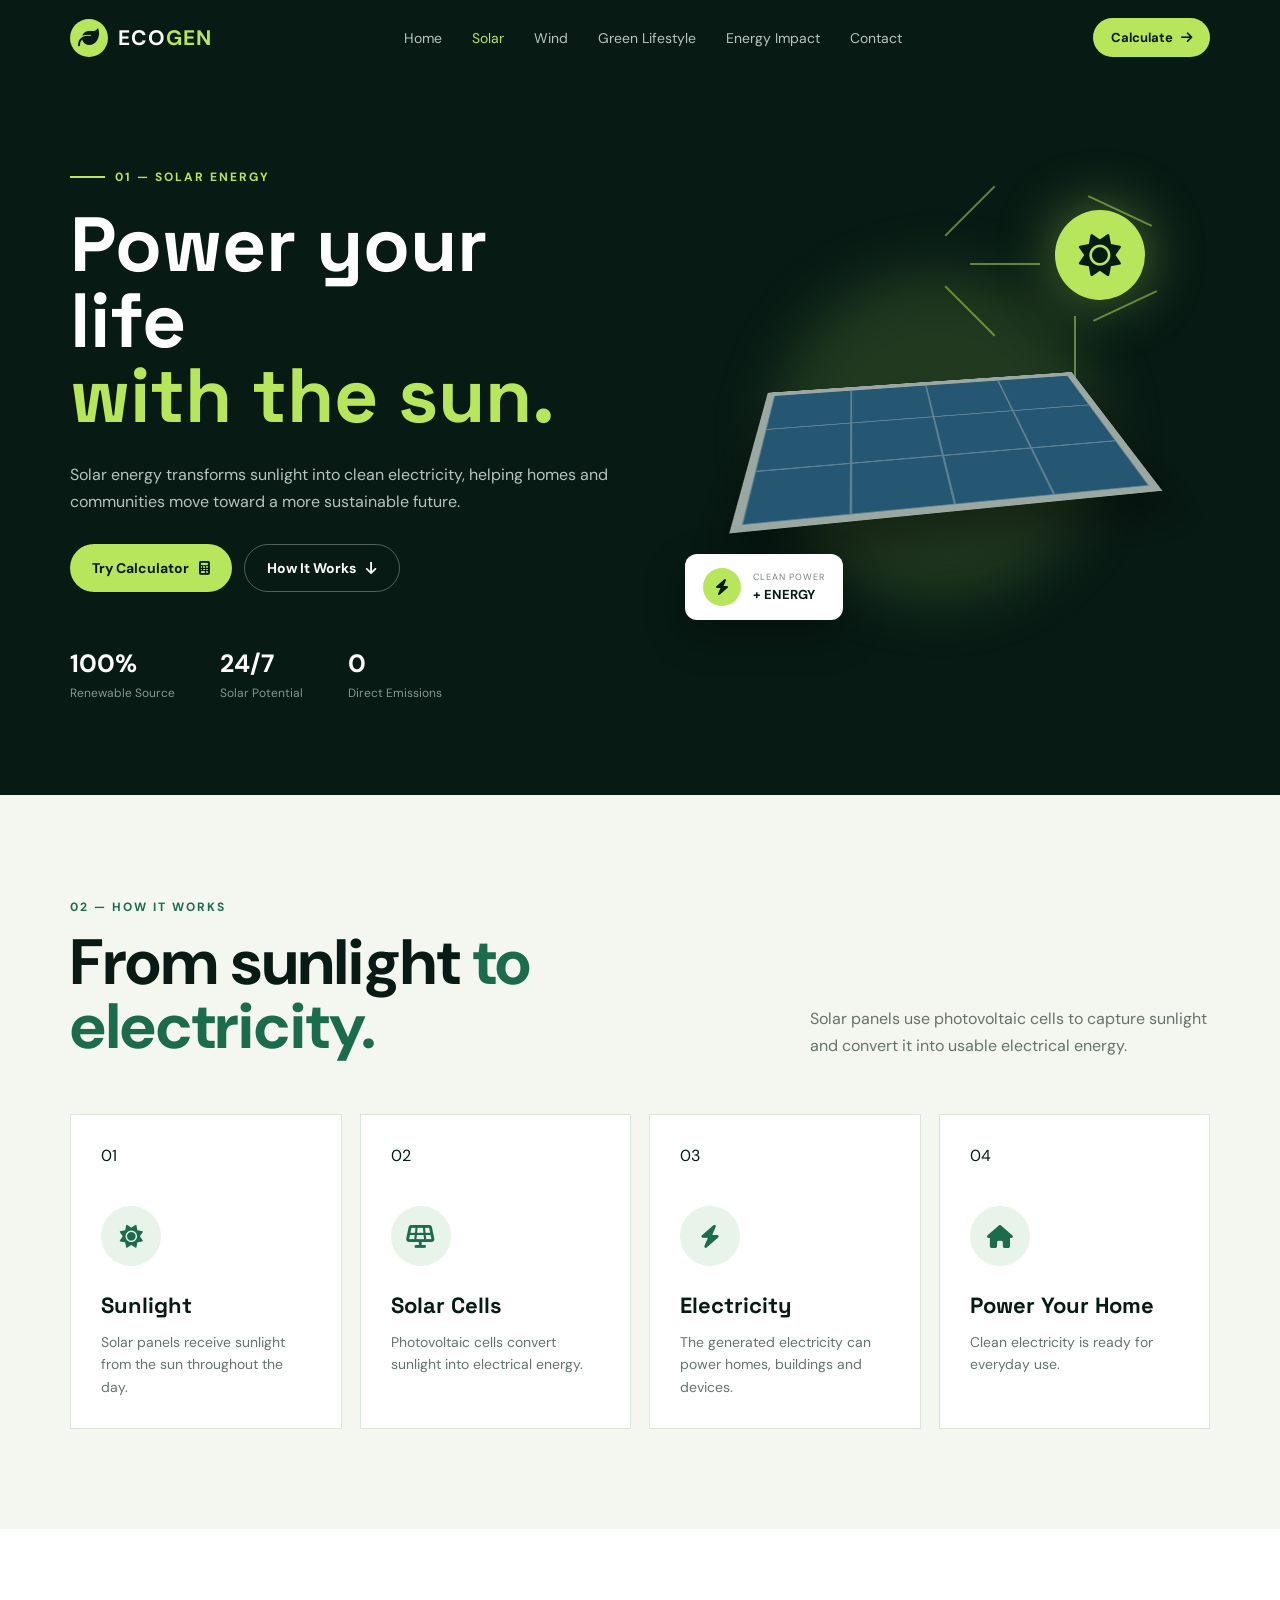
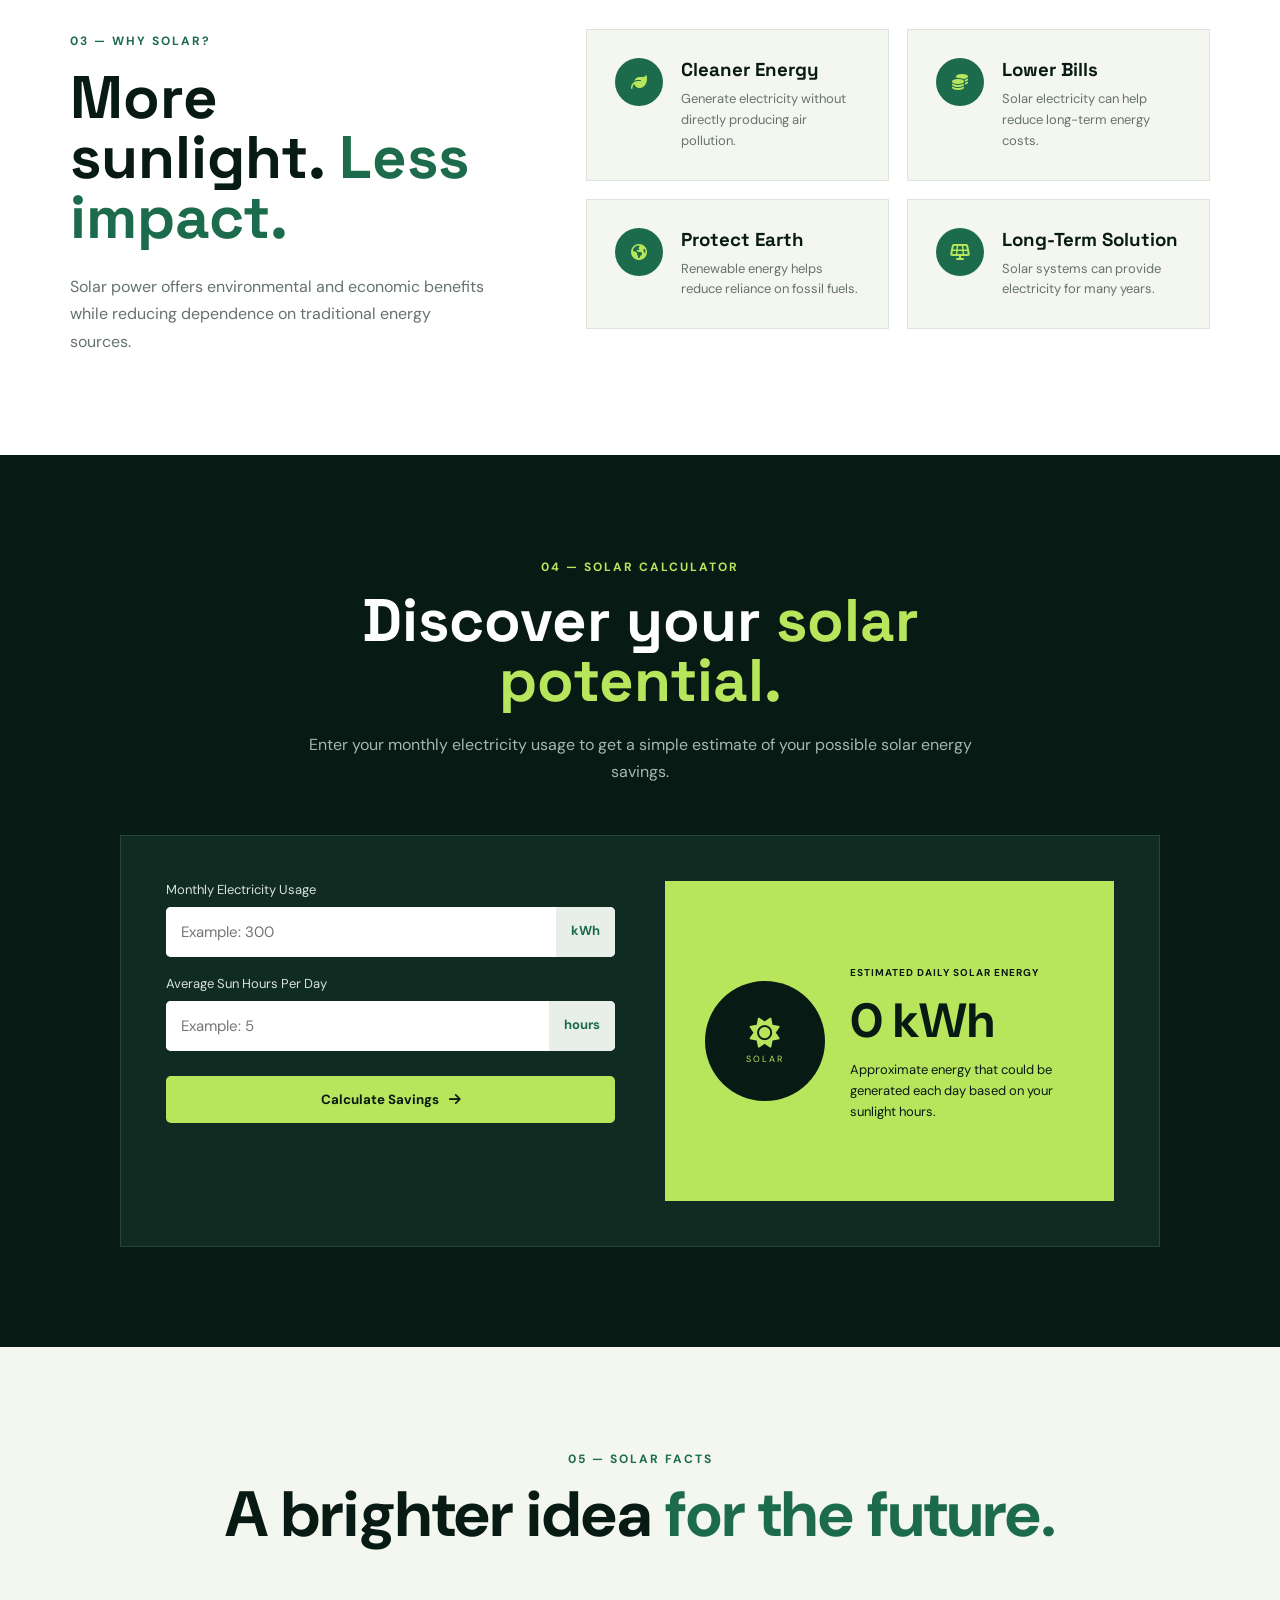
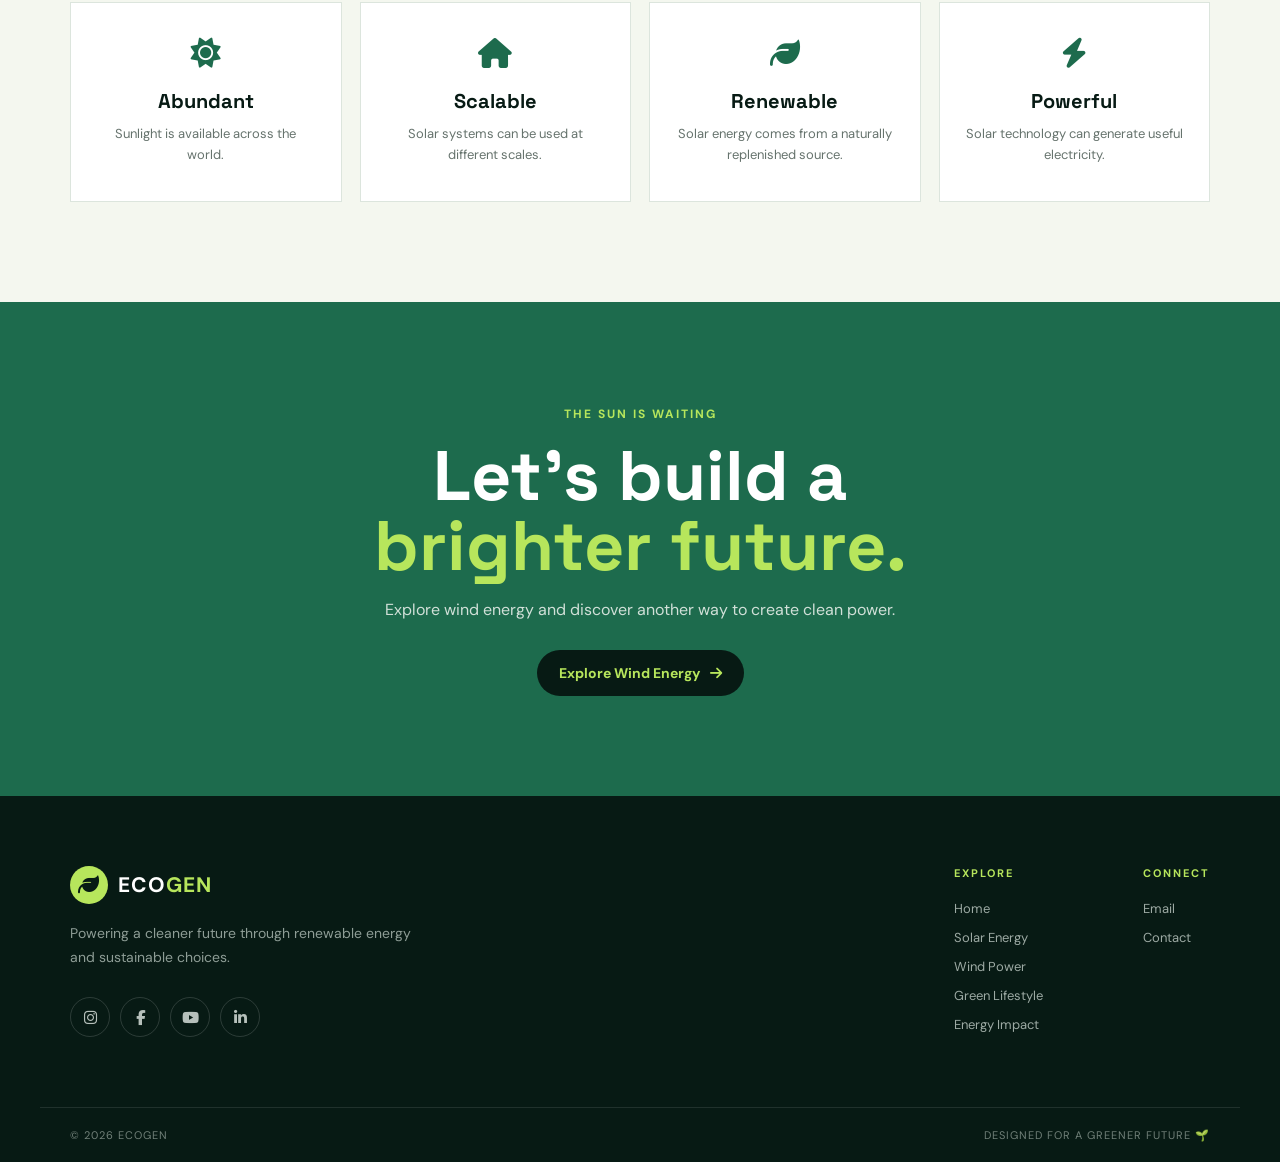
<file: solar.html>
<!DOCTYPE html>
<html lang="en">

<head>
    <meta charset="UTF-8">
    <meta name="viewport" content="width=device-width, initial-scale=1.0">
    <title>EcoGen | Solar Energy</title>

    <!-- Google Fonts -->
    <link rel="preconnect" href="https://fonts.googleapis.com">
    <link rel="preconnect" href="https://fonts.gstatic.com" crossorigin>
    <link
        href="https://fonts.googleapis.com/css2?family=DM+Sans:wght@400;500;600;700&family=Space+Grotesk:wght@400;500;600;700&display=swap"
        rel="stylesheet">

    <!-- Font Awesome -->

    <link rel="stylesheet" href="https://cdnjs.cloudflare.com/ajax/libs/font-awesome/6.5.2/css/all.min.css">

    <style>
        :root {
            --dark: #071A14;
            --dark-2: #0D2920;
            --green: #1D6B4D;
            --green-light: #2D8A64;
            --lime: #B7E65C;
            --cream: #F4F7EF;
            --white: #FFFFFF;
            --gray: #66736D;
            --light-green: #E8F3E9;
            --border: #DCE5DD;
            --heading: "DM Sans", sans-serif;
        }

        * {
            margin: 0;
            padding: 0;
            box-sizing: border-box;
        }

        html {
            scroll-behavior: smooth;
        }

        body {
            font-family: var(--heading);
            color: var(--dark);
            background: var(--cream);
        }

        a {
            text-decoration: none;
            color: inherit;
        }

        button,
        input {
            font-family: inherit;
        }

        .navbar {
            width: 100%;
            background: var(--dark);
            position: sticky;
            top: 0;
            z-index: 1000;
        }

        .nav-container {
            max-width: 1200px;
            margin: auto;
            padding: 18px 30px;
            display: flex;
            align-items: center;
            justify-content: space-between;
        }

        .logo {
            display: flex;
            align-items: center;
            gap: 10px;
            color: var(--white);
            font-family: var(--heading);
            font-size: 21px;
            font-weight: 700;
            letter-spacing: 1px;
        }

        .logo>span:last-child>span {
            color: var(--lime);
        }

        .logo-icon {
            width: 38px;
            height: 38px;
            border-radius: 50%;
            background: var(--lime);
            color: var(--dark);
            display: flex;
            align-items: center;
            justify-content: center;
        }


        .nav-links {
            display: flex;
            align-items: center;
            gap: 30px;
        }

        .nav-links a {
            color: #B8C5BE;
            font-size: 14px;
            transition: 0.3s;
        }


        .nav-links a:hover,
        .nav-links a.active {
            color: var(--lime);
        }

        .nav-btn {
            padding: 11px 18px;
            background: var(--lime);
            color: var(--dark);
            border-radius: 30px;
            font-size: 13px;
            font-weight: 700;
            display: flex;
            gap: 8px;
            align-items: center;
        }

        /* ================================
   MOBILE MENU BUTTON
================================ */

        .menu-btn {
            display: none;
            background: transparent;
            border: none;
            color: white;
            font-size: 24px;
            cursor: pointer;
            padding: 5px;
        }

        .menu-btn .fa-xmark {
            display: none;
        }

        .menu-btn.open .fa-bars {
            display: none;
        }

        .menu-btn.open .fa-xmark {
            display: block;
        }



        @media (max-width: 950px) {

            .menu-btn {
                display: block;
            }

            .nav-btn {
                display: none;
            }

            .nav-links {
                position: absolute;
                top: 100%;
                left: 0;
                width: 100%;
                background: var(--dark);
                padding: 25px 30px;
                display: none;
                flex-direction: column;
                align-items: flex-start;
                gap: 20px;
                border-top: 1px solid rgba(255, 255, 255, 0.1);
                z-index: 999;
            }

            .nav-links.show {
                display: flex;
            }

            .nav-links a {
                display: block;
                width: 100%;
                padding: 5px 0;
            }
        }

        .section-container {
            max-width: 1200px;
            margin: auto;
            padding: 100px 30px;
        }

        .section-label {
            color: var(--green);
            font-size: 12px;
            font-weight: 700;
            letter-spacing: 2px;
        }


        .section-heading {
            display: flex;
            justify-content: space-between;
            align-items: flex-end;
            gap: 50px;
            margin-bottom: 55px;
        }


        .section-heading h2 {
            font-family: var(--heading);
            font-size: clamp(38px, 5vw, 64px);
            line-height: 1;
            margin-top: 15px;
        }

        .section-heading h2 span {
            color: var(--green);
        }

        .section-heading p {
            max-width: 400px;
            color: var(--gray);
            line-height: 1.7;
        }


        .section-heading.center {
            display: block;
            text-align: center;
        }

        .section-heading.center p {
            margin: 20px auto 0;
        }


        .primary-btn,
        .secondary-btn {
            display: inline-flex;
            align-items: center;
            gap: 10px;
            padding: 14px 22px;
            border-radius: 30px;
            font-size: 14px;
            font-weight: 700;
            transition: 0.3s;
        }


        .primary-btn {
            background: var(--lime);
            color: var(--dark);
        }

        .primary-btn:hover {
            transform: translateY(-3px);
        }

        .secondary-btn {
            border: 1px solid rgba(255, 255, 255, 0.3);
            color: white;
        }

        .secondary-btn:hover {
            background: white;
            color: var(--dark);
        }

        .primary-btn.dark {
            background: var(--dark);
            color: var(--lime);

        }


        /* HERO */

        .solar-hero {
            min-height: 720px;
            background: var(--dark);
            color: white;
            display: flex;
            align-items: center;
            overflow: hidden;
        }

        .hero-container {
            width: 100%;
            max-width: 1200px;
            margin: auto;
            padding: 90px 30px;
            display: grid;
            grid-template-columns: 1fr 1fr;
            align-items: center;
            gap: 50px;
        }

        .eyebrow {
            display: flex;
            align-items: center;
            gap: 10px;
            color: var(--lime);
            font-size: 12px;
            font-weight: 700;
            letter-spacing: 2px;
            margin-bottom: 22px;
        }

        .eyebrow span {
            width: 35px;
            height: 2px;
            background: var(--lime);
        }

        .hero-content h1 {
            font-family: "Space Grotesk", sans-serif;
            font-size: clamp(48px, 6vw, 78px);
            line-height: 0.98;
            max-width: 650px;
        }


        .hero-content h1 span {
            display: block;
            color: var(--lime);
        }

        .hero-content>p {
            max-width: 560px;
            margin: 28px 0;
            color: #B7C4BE;
            line-height: 1.7;
            font-size: 16px;
        }

        .hero-buttons {
            display: flex;
            gap: 12px;
            flex-wrap: wrap;
        }

        .solar-stats {
            display: flex;
            gap: 45px;
            margin-top: 55px;
        }


        .solar-stats div {
            display: flex;
            flex-direction: column;
            gap: 5px;
        }

        .solar-stats strong {
            font-family: var(--heading);
            font-size: 25px;
            color: white;
        }

        .solar-stats span {
            color: #87968F;
            font-size: 12px;
        }

        .solar-visual {
            min-height: 500px;
            position: relative;
            display: flex;
            align-items: center;
            justify-content: center;

        }

        .sun-glow {
            position: absolute;
            width: 330px;
            height: 330px;
            background: rgba(183, 230, 92, 0.15);
            border-radius: 50%;
            filter: blur(30px);
        }

        .sun {
            position: absolute;
            top: 25px;
            right: 65px;
            width: 90px;
            height: 90px;
            background: var(--lime);
            border-radius: 50%;
            color: var(--dark);
            display: flex;
            align-items: center;
            justify-content: center;
            font-size: 42px;
            box-shadow: 0 0 60px rgba(183, 230, 92, 0.45);
            animation: sunPulse 3s infinite alternate;
        }


        @keyframes sunPulse {
            from {
                transform: scale(1);
            }

            to {
                transform: scale(1.08);
            }

        }


        .ray {
            position: absolute;
            width: 70px;
            height: 2px;
            background: rgba(183, 230, 92, 0.5);
            transform-origin: center;
        }


        .ray-1 {
            top: 78px;
            right: 170px;
        }


        .ray-2 {
            top: 125px;
            right: 205px;
            transform: rotate(45deg);
        }


        .ray-3 {
            top: 25px;
            right: 205px;
            transform: rotate(-45deg);
        }


        .ray-4 {
            top: 120px;
            right: 50px;
            transform: rotate(-25deg);
        }


        .ray-5 {
            top: 25px;
            right: 55px;
            transform: rotate(25deg);
        }


        .ray-6 {
            top: 165px;
            right: 100px;
            transform: rotate(90deg);
        }




        .solar-panel {
            width: 360px;
            height: 220px;
            background: #173E58;
            border: 8px solid #9BA7A1;
            transform: perspective(500px) rotateX(55deg) rotateZ(-8deg);
            box-shadow: 0 30px 40px rgba(0, 0, 0, 0.35);
            position: relative;
        }

        .panel-grid {
            width: 100%;
            height: 100%;
            display: grid;
            grid-template-columns: repeat(4, 1fr);
            grid-template-rows: repeat(3, 1fr);

        }


        .panel-grid span {
            border: 1px solid rgba(255, 255, 255, 0.25);
            background: rgba(80, 160, 190, 0.25);

        }

        .energy-badge {
            position: absolute;
            bottom: 65px;
            left: 20px;
            background: white;
            color: var(--dark);
            padding: 14px 18px;
            border-radius: 12px;
            display: flex;
            align-items: center;
            gap: 12px;
            box-shadow: 0 15px 40px rgba(0, 0, 0, 0.3);
        }

        .energy-badge>i {
            width: 38px;
            height: 38px;
            background: var(--lime);
            border-radius: 50%;
            display: flex;
            align-items: center;
            justify-content: center;
        }

        .energy-badge div {
            display: flex;
            flex-direction: column;
            gap: 3px;
        }


        .energy-badge small {
            color: #75827C;
            font-size: 9px;
            letter-spacing: 1px;
        }

        .energy-badge strong {
            font-size: 13px;
        }

        .how-section {
            background: var(--cream);
        }

        .steps-grid {
            display: grid;
            grid-template-columns: repeat(4, 1fr);
            gap: 18px;
        }

        .step-card {
            background: white;
            border: 1px solid var(--border);
            padding: 30px;
            min-height: 300px;
            position: relative;
            transition: 0.3s;
        }

        .step-icon {
            width: 60px;
            height: 60px;
            border-radius: 50%;
            background: var(--light-green);
            color: var(--green);
            display: flex;
            align-items: center;
            justify-content: center;
            font-size: 23px;
            margin: 40px 0 25px;
        }

        .step-card h3 {
            font-family: "Space Grotesk", sans-serif;
            font-size: 22px;
            margin-bottom: 12px;
        }

        .step-card p {
            color: var(--gray);
            font-size: 14px;
            line-height: 1.6;
        }

        .benefits-section {
            background: white;
        }

        .benefits-layout {
            display: grid;
            grid-template-columns: 0.8fr 1.2fr;
            gap: 100px;
            align-items: start;
        }

        .benefits-title h2 {
            font-family: "Space Grotesk", sans-serif;
            font-size: clamp(40px, 5vw, 60px);
            line-height: 1;
            margin: 18px 0 25px;
        }

        .benefits-title h2 span {
            color: var(--green);
        }

        .benefits-title p {
            color: var(--gray);
            line-height: 1.7;
        }

        .benefits-grid {
            display: grid;
            grid-template-columns: repeat(2, 1fr);
            gap: 18px;
        }

        .benefit-item {
            padding: 28px;
            background: var(--cream);
            display: flex;
            gap: 18px;
            border: 1px solid var(--border);
        }

        .benefit-icon {
            min-width: 48px;
            height: 48px;
            background: var(--green);
            color: var(--lime);
            border-radius: 50%;
            display: flex;
            align-items: center;
            justify-content: center;
        }

        .benefit-item h3 {
            font-family: "Space Grotesk", sans-serif;
            margin-bottom: 8px;
        }

        .benefit-item p {
            color: var(--gray);
            font-size: 13px;
            line-height: 1.6;
        }

        .calculator-section {
            background: var(--dark);
            color: white;
        }

        .calculator-container {
            max-width: 1100px;
            margin: auto;
            padding: 100px 30px;
        }

        .calculator-heading {
            text-align: center;
            max-width: 700px;
            margin: auto auto 50px;
        }

        .calculator-heading .section-label {
            color: var(--lime);
        }

        .calculator-heading h2 {
            font-family: "Space Grotesk", sans-serif;
            font-size: clamp(40px, 5vw, 60px);
            line-height: 1;
            margin: 15px 0 20px;
        }

        .calculator-heading h2 span {
            color: var(--lime);
        }

        .calculator-heading p {
            color: #A8B6AF;
            line-height: 1.7;
        }

        .calculator-box {
            background: #102C22;
            border: 1px solid rgba(255, 255, 255, 0.1);
            padding: 45px;
            display: grid;
            grid-template-columns: 1fr 1fr;
            gap: 50px;
        }

        .calculator-form {
            display: flex;
            flex-direction: column;
        }

        .calculator-form label {
            color: #D8E2DC;
            font-size: 13px;
            margin-bottom: 9px;
            margin-top: 18px;
        }

        .calculator-form label:first-child {
            margin-top: 0;
        }

        .input-box {
            display: flex;
            background: white;
            border-radius: 5px;
            overflow: hidden;
        }

        .input-box input {
            width: 100%;
            padding: 15px;
            border: none;
            outline: none;
            font-size: 15px;
            color: var(--dark);
        }

        .input-box span {
            padding: 15px;
            background: #E8EEE8;
            color: var(--green);
            font-size: 13px;
            font-weight: 700;
        }

        .calculate-btn {
            border: none;
            background: var(--lime);
            color: var(--dark);
            padding: 15px 20px;
            border-radius: 5px;
            margin-top: 25px;
            font-weight: 700;
            cursor: pointer;
            display: flex;
            align-items: center;
            justify-content: center;
            gap: 10px;
            transition: 0.3s;
        }

        .calculate-btn:hover {
            transform: translateY(-3px);
        }

        .calculator-message {
            min-height: 20px;
            margin-top: 12px;
            color: #A8B6AF;
            font-size: 12px;
        }

        .calculator-result {
            background: var(--lime);
            color: var(--dark);
            padding: 40px;
            display: flex;
            align-items: center;
            gap: 25px;
            min-height: 320px;
        }

        .result-circle {
            min-width: 120px;
            height: 120px;
            border-radius: 50%;
            background: var(--dark);
            color: var(--lime);
            display: flex;
            flex-direction: column;
            align-items: center;
            justify-content: center;
            gap: 5px;
            font-size: 30px;
        }

        .result-circle span {
            font-size: 9px;
            letter-spacing: 2px;
        }

        .result-content small {
            font-size: 10px;
            font-weight: 700;
            letter-spacing: 1px;
        }


        .result-content h3 {
            font-family: var(--heading);
            font-size: 48px;
            margin: 8px 0;
        }

        .result-content p {
            font-size: 13px;
            line-height: 1.6;
        }

        .facts-section {
            background: var(--cream);
        }

        .facts-grid {
            display: grid;
            grid-template-columns: repeat(4, 1fr);
            gap: 18px;
        }

        .fact-card {
            background: white;
            border: 1px solid var(--border);
            padding: 35px 25px;
            text-align: center;
        }

        .fact-card>i {
            font-size: 30px;
            color: var(--green);
            margin-bottom: 20px;
        }

        .fact-card strong {
            display: block;
            font-family: "Space Grotesk", sans-serif;
            font-size: 20px;
            margin-bottom: 10px;
        }

        .fact-card p {
            color: var(--gray);
            font-size: 13px;
            line-height: 1.6;
        }

        .solar-cta {
            background: var(--green);
            color: white;
            text-align: center;
            padding: 100px 30px;
        }

        .cta-content {
            max-width: 700px;
            margin: auto;
        }

        .cta-content .section-label {
            color: var(--lime);
        }

        .cta-content h2 {
            font-family: "Space Grotesk", sans-serif;
            font-size: clamp(42px, 6vw, 70px);
            line-height: 1;
            margin: 18px 0;
        }

        .cta-content h2 span {
            color: var(--lime);
        }

        .cta-content p {
            color: #D1E0D8;
            margin-bottom: 30px;
        }

        footer {
            background: var(--dark);
            color: white;
        }

        .footer-container {
            max-width: 1200px;
            margin: auto;
            padding: 70px 30px;
            display: flex;
            justify-content: space-between;
            gap: 80px;
        }

        .footer-brand {
            max-width: 350px;
        }

        .footer-brand p {
            color: #8E9D96;
            line-height: 1.7;
            margin-top: 18px;
            font-size: 14px;
        }

        .footer-links {
            display: flex;
            gap: 100px;
        }

        .footer-links div {
            display: flex;
            flex-direction: column;
            gap: 12px;
        }

        .footer-links h4 {
            color: var(--lime);
            font-size: 11px;
            letter-spacing: 2px;
            margin-bottom: 8px;
        }

        .footer-links a {
            color: #9DAAA4;
            font-size: 13px;
            transition: 0.3s;
        }

        .footer-links a:hover {
            color: var(--lime);
        }

        .social-icons {
            display: flex;
            gap: 10px;
            margin-top: 28px;
        }

        .social-icons a {
            width: 40px;
            height: 40px;
            border: 1px solid rgba(255, 255, 255, 0.15);
            border-radius: 50%;
            display: flex;
            align-items: center;
            justify-content: center;
            color: #B6C0BB;
            font-size: 15px;
            transition: 0.3s;
        }

        .social-icons a:hover {
            background: var(--lime);
            border-color: var(--lime);
            color: var(--dark);
            transform: translateY(-5px);
        }

        .footer-bottom {
            max-width: 1200px;
            margin: auto;
            padding: 20px 30px;
            border-top: 1px solid rgba(255, 255, 255, 0.1);
            display: flex;
            justify-content: space-between;
            color: #718079;
            font-size: 11px;
            letter-spacing: 1px;
        }

        @media (max-width: 950px) {


            .nav-links {
                position: absolute;
                top: 74px;
                left: 0;
                width: 100%;
                background: var(--dark);
                padding: 25px 30px;
                display: none;
                flex-direction: column;
                align-items: flex-start;
                gap: 20px;
                border-top: 1px solid rgba(255, 255, 255, 0.1);
            }

            .nav-links.show {
                display: flex;
            }

            .nav-btn {
                display: none;
            }

            .menu-btn {
                display: block;
            }

            .hero-container {
                grid-template-columns: 1fr;
            }

            .solar-visual {
                min-height: 400px;
            }

            .steps-grid {
                grid-template-columns: repeat(2, 1fr);
            }

            .benefits-layout {
                grid-template-columns: 1fr;
                gap: 50px;
            }

            .facts-grid {
                grid-template-columns: repeat(2, 1fr);
            }



            @media (max-width: 700px) {

                .nav-container {
                    padding: 15px 20px;
                }

                .hero-container {
                    padding: 70px 20px;
                }

                .hero-content h1 {
                    font-size: 50px;
                }

                .solar-stats {
                    gap: 20px;
                    flex-wrap: wrap;
                }

                .solar-visual {

                    transform: scale(0.8);
                    margin: -40px 0;
                }

                .section-container {
                    padding: 70px 20px;
                }

                .section-heading {

                    display: block;
                }

                .section-heading p {
                    margin-top: 20px;
                }

                .steps-grid {
                    grid-template-columns: 1fr;
                }

                .benefits-grid {
                    grid-template-columns: 1fr;
                }

                .calculator-container {

                    padding: 70px 20px;
                }

                .calculator-box {
                    grid-template-columns: 1fr;
                    padding: 25px;

                }

                .calculator-result {
                    flex-direction: column;
                    text-align: center;
                }

                .facts-grid {
                    grid-template-columns: 1fr;

                }

                .footer-container {

                    flex-direction: column;
                    padding: 60px 20px;
                    gap: 45px;

                }

                .footer-links {
                    gap: 60px;
                }

                .footer-bottom {
                    padding: 20px;
                    flex-direction: column;
                    gap: 10px;
                }
            }

            @media (max-width: 450px) {

                .hero-content h1 {
                    font-size: 42px;
                }

                .hero-buttons {

                    flex-direction: column;
                    align-items: stretch;

                }

                .primary-btn,
                .secondary-btn {
                    justify-content: center;
                }

                .solar-visual {
                    transform: scale(0.65);
                    margin: -70px 0;
                }

                .footer-links {
                    flex-direction: column;
                    gap: 35px;
                }
            }
        }
    </style>

</head>


<body>

    <header class="navbar">
        <div class="nav-container">

            <a href="index.html" class="logo">
                <span class="logo-icon">
                    <i class="fa-solid fa-leaf"></i>
                </span>
                <span>
                    ECO<span>GEN</span>
                </span>
            </a>


            <nav class="nav-links">

                <a href="index.html">
                    Home
                </a>

                <a href="solar.html" class="active">
                    Solar
                </a>

                <a href="wind.html">
                    Wind
                </a>

                <a href="green.html">
                    Green Lifestyle
                </a>

                <a href="impact.html">
                    Energy Impact
                </a>

                <a href="contact.html">Contact</a>

            </nav>

            <a href="#calculator" class="nav-btn">

                Calculate

                <i class="fa-solid fa-arrow-right"></i>

            </a>

            <button class="menu-btn" id="menuBtn" aria-label="Open menu">
                <i class="fa-solid fa-bars"></i>
                <i class="fa-solid fa-xmark"></i>
            </button>
        </div>
    </header>

    <main>

        <section class="solar-hero">
            <div class="hero-container">

                <div class="hero-content">
                    <div class="eyebrow">
                        <span></span>
                        01 — SOLAR ENERGY
                    </div>

                    <h1>
                        Power your life
                        <span>
                            with the sun.
                        </span>
                    </h1>


                    <p>
                        Solar energy transforms sunlight into clean
                        electricity, helping homes and communities
                        move toward a more sustainable future.
                    </p>


                    <div class="hero-buttons">
                        <a href="#calculator" class="primary-btn">
                            Try Calculator
                            <i class="fa-solid fa-calculator"></i>
                        </a>
                        <a href="#how-it-works" class="secondary-btn">
                            How It Works
                            <i class="fa-solid fa-arrow-down"></i>
                        </a>

                    </div>

                    <div class="solar-stats">
                        <div>
                            <strong>
                                100%
                            </strong>

                            <span>
                                Renewable Source
                            </span>

                        </div>

                        <div>
                            <strong>
                                24/7
                            </strong>

                            <span>
                                Solar Potential
                            </span>

                        </div>


                        <div>

                            <strong>
                                0
                            </strong>

                            <span>
                                Direct Emissions
                            </span>
                        </div>
                    </div>
                </div>

                <div class="solar-visual">
                    <div class="sun-glow"></div>


                    <div class="sun">

                        <i class="fa-solid fa-sun"></i>

                    </div>

                    <div class="ray ray-1"></div>
                    <div class="ray ray-2"></div>
                    <div class="ray ray-3"></div>
                    <div class="ray ray-4"></div>
                    <div class="ray ray-5"></div>
                    <div class="ray ray-6"></div>

                    <div class="solar-panel">


                        <div class="panel-grid">

                            <span></span>
                            <span></span>
                            <span></span>
                            <span></span>
                            <span></span>
                            <span></span>
                            <span></span>
                            <span></span>
                            <span></span>
                            <span></span>
                            <span></span>
                            <span></span>

                        </div>


                    </div>


                    <!-- ENERGY BADGE -->

                    <div class="energy-badge">

                        <i class="fa-solid fa-bolt"></i>

                        <div>

                            <small>
                                CLEAN POWER
                            </small>

                            <strong>
                                + ENERGY
                            </strong>

                        </div>

                    </div>


                </div>


            </div>


        </section>

        <section class="how-section" id="how-it-works">


            <div class="section-container">


                <div class="section-heading">


                    <div>

                        <span class="section-label">

                            02 — HOW IT WORKS

                        </span>


                        <h2>

                            From sunlight

                            <span>
                                to electricity.
                            </span>

                        </h2>

                    </div>


                    <p>

                        Solar panels use photovoltaic cells to
                        capture sunlight and convert it into
                        usable electrical energy.

                    </p>


                </div>



                <!-- STEPS -->

                <div class="steps-grid">


                    <!-- STEP 1 -->

                    <div class="step-card">


                        <div class="step-number">
                            01
                        </div>


                        <div class="step-icon">

                            <i class="fa-solid fa-sun"></i>

                        </div>


                        <h3>
                            Sunlight
                        </h3>


                        <p>

                            Solar panels receive sunlight
                            from the sun throughout the day.

                        </p>


                    </div>



                    <!-- STEP 2 -->

                    <div class="step-card">


                        <div class="step-number">
                            02
                        </div>


                        <div class="step-icon">

                            <i class="fa-solid fa-solar-panel"></i>

                        </div>


                        <h3>
                            Solar Cells
                        </h3>


                        <p>

                            Photovoltaic cells convert
                            sunlight into electrical energy.

                        </p>


                    </div>



                    <!-- STEP 3 -->

                    <div class="step-card">


                        <div class="step-number">
                            03
                        </div>


                        <div class="step-icon">

                            <i class="fa-solid fa-bolt"></i>

                        </div>


                        <h3>
                            Electricity
                        </h3>


                        <p>

                            The generated electricity can
                            power homes, buildings and devices.

                        </p>


                    </div>



                    <!-- STEP 4 -->

                    <div class="step-card">


                        <div class="step-number">
                            04
                        </div>


                        <div class="step-icon">

                            <i class="fa-solid fa-house"></i>

                        </div>


                        <h3>
                            Power Your Home
                        </h3>


                        <p>

                            Clean electricity is ready
                            for everyday use.

                        </p>


                    </div>


                </div>


            </div>


        </section>



        <!-- =================================================
             BENEFITS
        ================================================== -->

        <section class="benefits-section">


            <div class="section-container">


                <div class="benefits-layout">


                    <!-- LEFT -->

                    <div class="benefits-title">


                        <span class="section-label">

                            03 — WHY SOLAR?

                        </span>


                        <h2>

                            More sunlight.

                            <span>
                                Less impact.
                            </span>

                        </h2>


                        <p>

                            Solar power offers environmental
                            and economic benefits while reducing
                            dependence on traditional energy sources.

                        </p>


                    </div>



                    <!-- RIGHT -->

                    <div class="benefits-grid">


                        <div class="benefit-item">


                            <div class="benefit-icon">

                                <i class="fa-solid fa-leaf"></i>

                            </div>


                            <div>

                                <h3>
                                    Cleaner Energy
                                </h3>

                                <p>

                                    Generate electricity without
                                    directly producing air pollution.

                                </p>

                            </div>

                        </div>



                        <div class="benefit-item">


                            <div class="benefit-icon">

                                <i class="fa-solid fa-coins"></i>

                            </div>


                            <div>

                                <h3>
                                    Lower Bills
                                </h3>

                                <p>

                                    Solar electricity can help
                                    reduce long-term energy costs.

                                </p>

                            </div>

                        </div>



                        <div class="benefit-item">


                            <div class="benefit-icon">

                                <i class="fa-solid fa-earth-americas"></i>

                            </div>


                            <div>

                                <h3>
                                    Protect Earth
                                </h3>

                                <p>

                                    Renewable energy helps reduce
                                    reliance on fossil fuels.

                                </p>

                            </div>

                        </div>



                        <div class="benefit-item">


                            <div class="benefit-icon">

                                <i class="fa-solid fa-solar-panel"></i>

                            </div>


                            <div>

                                <h3>
                                    Long-Term Solution
                                </h3>

                                <p>

                                    Solar systems can provide
                                    electricity for many years.

                                </p>

                            </div>

                        </div>


                    </div>


                </div>


            </div>


        </section>




        <section class="calculator-section" id="calculator">


            <div class="calculator-container">




                <div class="calculator-heading">


                    <span class="section-label">

                        04 — SOLAR CALCULATOR

                    </span>


                    <h2>

                        Discover your

                        <span>
                            solar potential.
                        </span>

                    </h2>


                    <p>

                        Enter your monthly electricity usage
                        to get a simple estimate of your
                        possible solar energy savings.

                    </p>


                </div>

                <div class="calculator-box">


                    <!-- FORM -->

                    <div class="calculator-form">


                        <label for="usage">

                            Monthly Electricity Usage

                        </label>


                        <div class="input-box">


                            <input type="number" id="usage" placeholder="Example: 300" min="1">


                            <span>
                                kWh
                            </span>


                        </div>


                        <label for="sunHours">

                            Average Sun Hours Per Day

                        </label>


                        <div class="input-box">


                            <input type="number" id="sunHours" placeholder="Example: 5" min="1" max="12" step="0.1">


                            <span>
                                hours
                            </span>


                        </div>


                        <button type="button" class="calculate-btn" id="calculateBtn">

                            Calculate Savings

                            <i class="fa-solid fa-arrow-right"></i>

                        </button>


                        <p class="calculator-message" id="calculatorMessage">
                        </p>


                    </div>



                    <!-- RESULT -->

                    <div class="calculator-result">


                        <div class="result-circle">


                            <i class="fa-solid fa-sun"></i>


                            <span>
                                SOLAR
                            </span>


                        </div>


                        <div class="result-content">


                            <small>
                                ESTIMATED DAILY SOLAR ENERGY
                            </small>


                            <h3>

                                <span id="dailyEnergy">
                                    0
                                </span>

                                kWh

                            </h3>


                            <p>

                                Approximate energy that could
                                be generated each day based
                                on your sunlight hours.

                            </p>


                        </div>


                    </div>


                </div>


            </div>


        </section>





        <section class="facts-section">


            <div class="section-container">


                <div class="section-heading center">


                    <span class="section-label">

                        05 — SOLAR FACTS

                    </span>


                    <h2>

                        A brighter idea

                        <span>
                            for the future.
                        </span>

                    </h2>


                </div>



                <div class="facts-grid">


                    <div class="fact-card">

                        <i class="fa-solid fa-sun"></i>

                        <strong>
                            Abundant
                        </strong>

                        <p>
                            Sunlight is available
                            across the world.
                        </p>

                    </div>


                    <div class="fact-card">

                        <i class="fa-solid fa-house"></i>

                        <strong>
                            Scalable
                        </strong>

                        <p>
                            Solar systems can be
                            used at different scales.
                        </p>

                    </div>


                    <div class="fact-card">

                        <i class="fa-solid fa-leaf"></i>

                        <strong>
                            Renewable
                        </strong>

                        <p>
                            Solar energy comes from
                            a naturally replenished source.
                        </p>

                    </div>


                    <div class="fact-card">

                        <i class="fa-solid fa-bolt"></i>

                        <strong>
                            Powerful
                        </strong>

                        <p>
                            Solar technology can
                            generate useful electricity.
                        </p>

                    </div>


                </div>


            </div>


        </section>





        <section class="solar-cta">


            <div class="cta-content">


                <span class="section-label">

                    THE SUN IS WAITING

                </span>


                <h2>

                    Let's build a

                    <span>
                        brighter future.
                    </span>

                </h2>


                <p>

                    Explore wind energy and discover
                    another way to create clean power.

                </p>


                <a href="wind.html" class="primary-btn dark">

                    Explore Wind Energy

                    <i class="fa-solid fa-arrow-right"></i>

                </a>


            </div>


        </section>


    </main>




    <footer>


        <div class="footer-container">


            <!-- BRAND -->

            <div class="footer-brand">


                <a href="index.html" class="logo footer-logo">


                    <span class="logo-icon">

                        <i class="fa-solid fa-leaf"></i>

                    </span>


                    <span>

                        ECO<span>GEN</span>

                    </span>


                </a>


                <p>

                    Powering a cleaner future through
                    renewable energy and sustainable choices.

                </p>


                <!-- SOCIAL MEDIA -->

                <div class="social-icons">


                    <a href="https://www.instagram.com/" aria-label="Instagram">

                        <i class="fa-brands fa-instagram"></i>

                    </a>


                    <a href="https://www.facebook.com/" aria-label="Facebook">

                        <i class="fa-brands fa-facebook-f"></i>

                    </a>


                    <a href="https://www.youtube.com/" aria-label="YouTube">

                        <i class="fa-brands fa-youtube"></i>

                    </a>


                    <a href="https://in.linkedin.com/" aria-label="LinkedIn">

                        <i class="fa-brands fa-linkedin-in"></i>

                    </a>





                </div>


            </div>



            <!-- LINKS -->

            <div class="footer-links">


                <div>

                    <h4>
                        EXPLORE
                    </h4>

                    <a href="index.html">
                        Home
                    </a>

                    <a href="solar.html">
                        Solar Energy
                    </a>

                    <a href="wind.html">
                        Wind Power
                    </a>

                    <a href="green.html">
                        Green Lifestyle
                    </a>

                    <a href="impact.html">
                        Energy Impact
                    </a>

                </div>


                <div>

                    <h4>
                        CONNECT
                    </h4>


                    <a href="https://mail.google.com">
                        Email
                    </a>
                <a href="contact.html">Contact</a>



                </div>


            </div>


        </div>



        <div class="footer-bottom">

            <span>
                © 2026 ECOGEN
            </span>

            <span>
                DESIGNED FOR A GREENER FUTURE 🌱
            </span>

        </div>


    </footer>



    <!-- JavaScript -->

    <script>

        var menuBtn = document.getElementById("menuBtn");

        var navLinks = document.querySelector(".nav-links");


        menuBtn.addEventListener("click", function () {

            navLinks.classList.toggle("show");

            menuBtn.classList.toggle("open");

        });



        var calculateBtn =
            document.getElementById("calculateBtn");

        var usageInput =
            document.getElementById("usage");

        var sunHoursInput =
            document.getElementById("sunHours");

        var dailyEnergy =
            document.getElementById("dailyEnergy");

        var calculatorMessage =
            document.getElementById("calculatorMessage");



        calculateBtn.addEventListener("click", function () {


            var usage =
                Number(usageInput.value);


            var sunHours =
                Number(sunHoursInput.value);



            if (
                usage <= 0 ||
                sunHours <= 0
            ) {

                dailyEnergy.textContent = "0";

                calculatorMessage.textContent =
                    "Please enter valid values.";

                return;

            }



            var dailyUsage =
                usage / 30;


            var solarCapacity =
                dailyUsage / sunHours;


            var estimatedDailyEnergy =
                solarCapacity * sunHours;


            dailyEnergy.textContent =
                estimatedDailyEnergy.toFixed(1);


            calculatorMessage.textContent =
                "Your estimated daily solar potential is calculated.";


        });

    </script>




</body>

</html>
</file>
